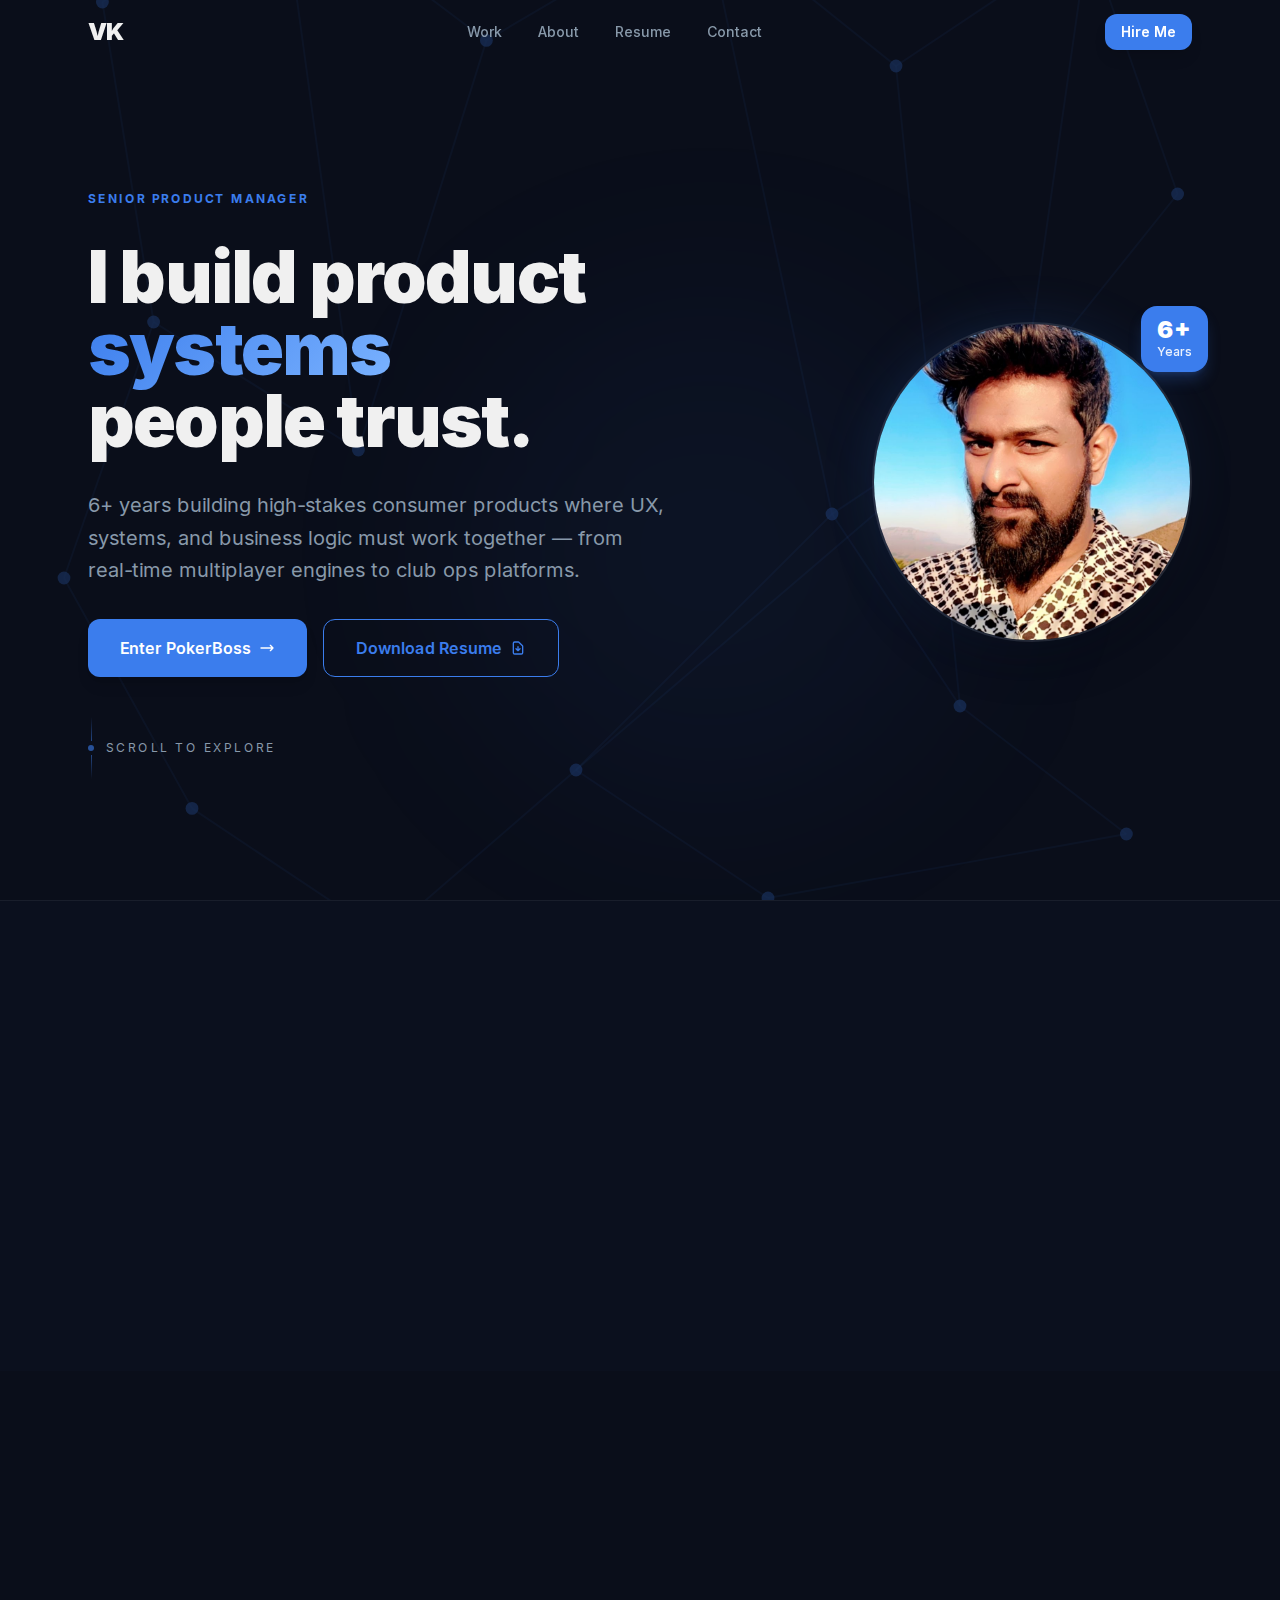
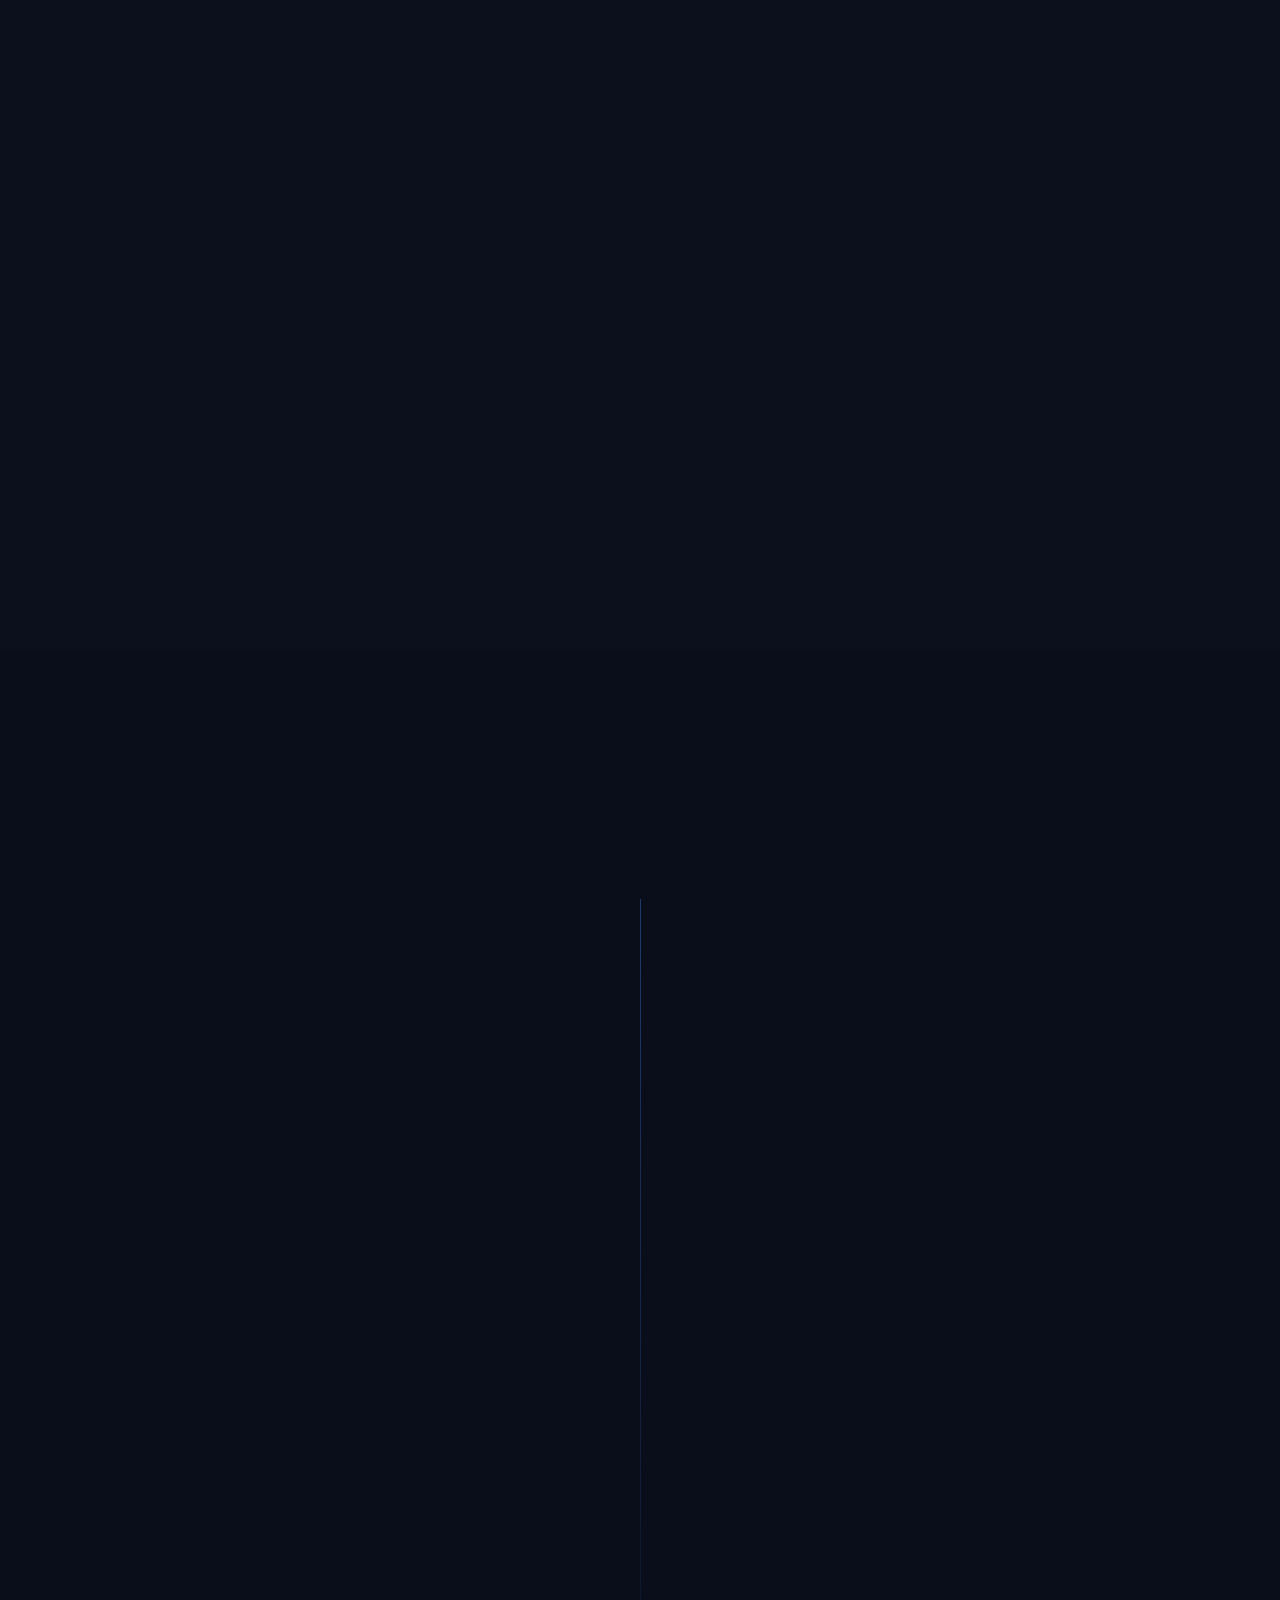
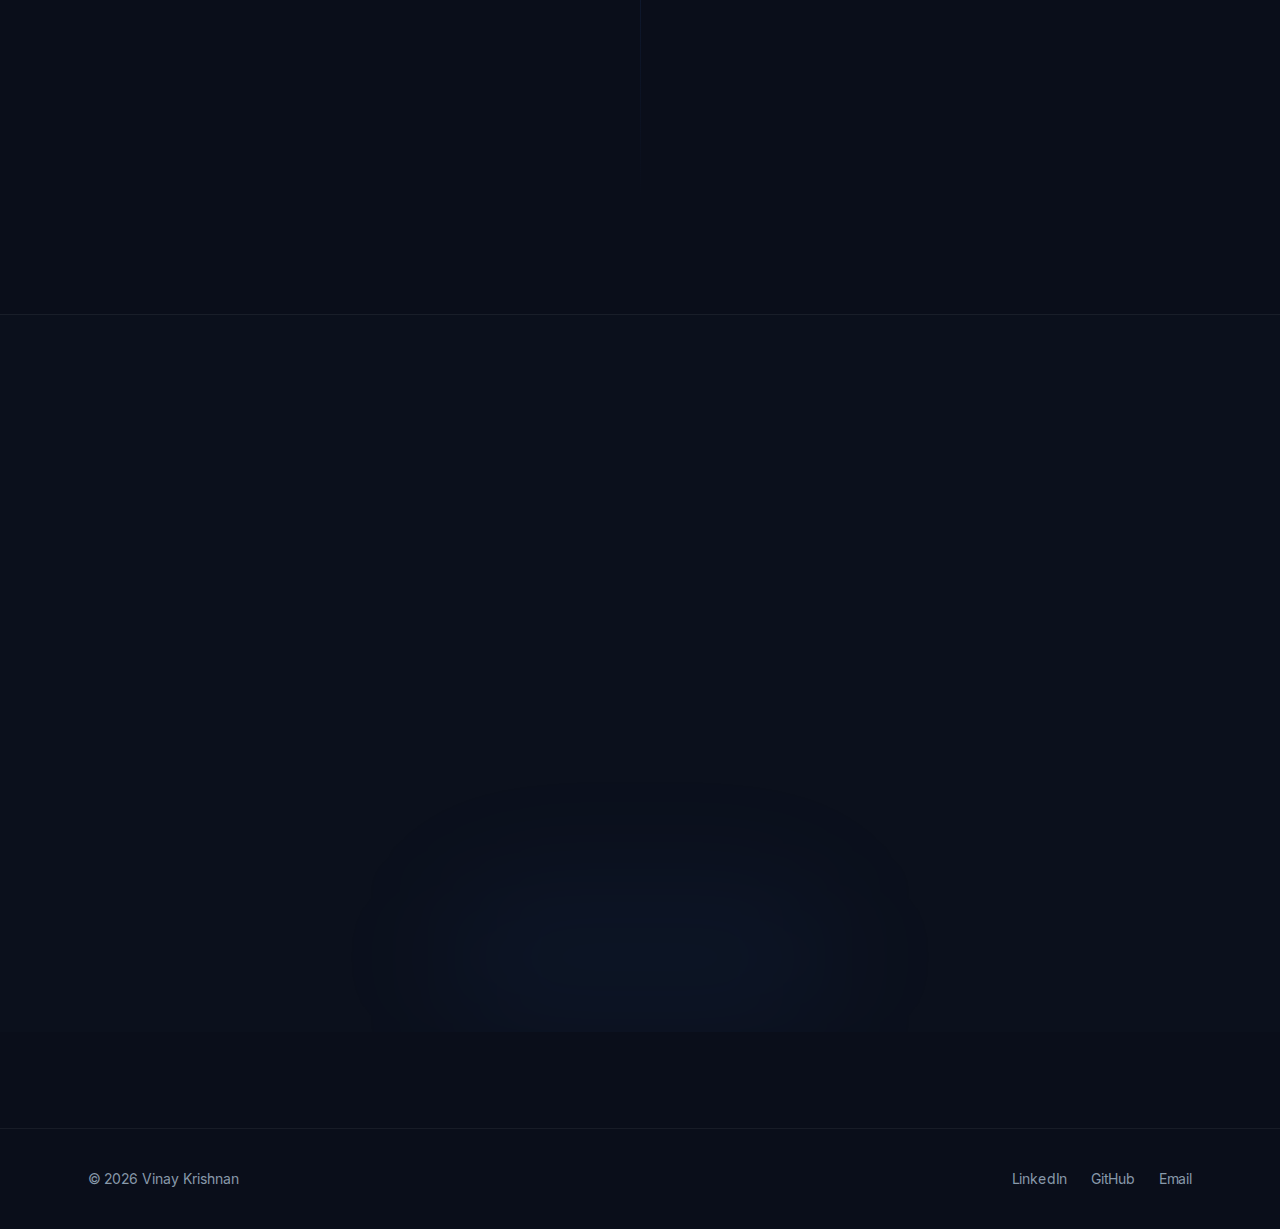
<file: index.html>
<!DOCTYPE html><html lang="en" class="__variable_f367f3"><head><meta charSet="utf-8"/><meta name="viewport" content="width=device-width, initial-scale=1"/><link rel="preload" href="/_next/static/media/e4af272ccee01ff0-s.p.woff2" as="font" crossorigin="" type="font/woff2"/><link rel="preload" as="image" href="/images/profile-photo.jpg" fetchPriority="high"/><link rel="stylesheet" href="/_next/static/css/4bd8a910149022f0.css" data-precedence="next"/><link rel="preload" as="script" fetchPriority="low" href="/_next/static/chunks/webpack-f7c9b11e1546b22e.js"/><script src="/_next/static/chunks/fd9d1056-1f1f859026f5f0fa.js" async=""></script><script src="/_next/static/chunks/117-a570ddc944f9fcc8.js" async=""></script><script src="/_next/static/chunks/main-app-91a181af7f953898.js" async=""></script><script src="/_next/static/chunks/972-79587ac3a2516e6a.js" async=""></script><script src="/_next/static/chunks/878-3e87ffd479735e4e.js" async=""></script><script src="/_next/static/chunks/560-7063bef09e4961b8.js" async=""></script><script src="/_next/static/chunks/app/page-5b438ecec96b099d.js" async=""></script><script src="/_next/static/chunks/app/layout-663412f02f25a1f0.js" async=""></script><link rel="preload" href="https://www.googletagmanager.com/gtag/js?id=G-YQW6YJVK67" as="script"/><title>Vinay Krishnan — Senior Product Manager</title><meta name="description" content="Senior Product Manager building product systems people trust — from real-time multiplayer engines to club ops platforms. 6+ years in gaming, streaming, and complex product domains."/><meta property="og:title" content="Vinay Krishnan — Senior Product Manager"/><meta property="og:description" content="Senior PM who builds product systems that people trust. PokerBoss, Loco Studio, Cricket.com."/><meta property="og:url" content="https://vinaykrishnan.in/"/><meta property="og:site_name" content="Vinay Krishnan"/><meta property="og:locale" content="en_IN"/><meta property="og:type" content="website"/><meta name="twitter:card" content="summary"/><meta name="twitter:title" content="Vinay Krishnan — Senior Product Manager"/><meta name="twitter:description" content="Senior PM who builds product systems that people trust. PokerBoss, Loco Studio, Cricket.com."/><meta name="next-size-adjust"/><script src="/_next/static/chunks/polyfills-42372ed130431b0a.js" noModule=""></script></head><body class="bg-bg-primary text-text-primary min-h-screen flex flex-col"><header class="fixed top-0 left-0 right-0 z-50 transition-all duration-300 bg-transparent"><div class="max-w-6xl mx-auto px-4 sm:px-6"><div class="flex items-center justify-between h-16"><a class="text-2xl font-black text-text-primary tracking-tight hover:text-accent-blue transition-colors" href="/">VK</a><nav class="hidden md:flex items-center gap-1"><a class="px-4 py-2 rounded-lg text-sm font-medium transition-all duration-200 text-text-secondary hover:text-text-primary hover:bg-white/5" href="/work/">Work</a><a class="px-4 py-2 rounded-lg text-sm font-medium transition-all duration-200 text-text-secondary hover:text-text-primary hover:bg-white/5" href="/about/">About</a><a class="px-4 py-2 rounded-lg text-sm font-medium transition-all duration-200 text-text-secondary hover:text-text-primary hover:bg-white/5" href="/resume/">Resume</a><a class="px-4 py-2 rounded-lg text-sm font-medium transition-all duration-200 text-text-secondary hover:text-text-primary hover:bg-white/5" href="/contact/">Contact</a></nav><div class="flex items-center gap-3"><a class="inline-flex items-center justify-center font-semibold rounded-xl transition-all duration-200 focus:outline-none focus:ring-2 focus:ring-accent-blue focus:ring-offset-2 focus:ring-offset-bg-primary bg-accent-blue text-white hover:bg-blue-500 shadow-lg hover:shadow-accent-blue/25 px-4 py-2 text-sm gap-1.5 hidden md:inline-flex" href="/contact/">Hire Me</a><button class="md:hidden p-2 rounded-lg text-text-secondary hover:text-text-primary hover:bg-white/5 transition-colors" aria-label="Toggle menu"><svg class="w-5 h-5" fill="none" viewBox="0 0 24 24" stroke="currentColor"><path stroke-linecap="round" stroke-linejoin="round" stroke-width="2" d="M4 6h16M4 12h16M4 18h16"></path></svg></button></div></div></div></header><main class="flex-1"><section class="jsx-e39a4db6d8fc28cf relative min-h-screen flex items-center overflow-hidden bg-bg-primary pt-16"><div aria-hidden="true" class="jsx-e39a4db6d8fc28cf absolute inset-0 pointer-events-none"><svg viewBox="0 0 100 100" preserveAspectRatio="xMidYMid slice" xmlns="http://www.w3.org/2000/svg" class="jsx-e39a4db6d8fc28cf w-full h-full opacity-30"><defs class="jsx-e39a4db6d8fc28cf"><radialGradient id="node-glow" cx="50%" cy="50%" r="50%" class="jsx-e39a4db6d8fc28cf"><stop offset="0%" stop-color="#3B7DED" stop-opacity="0.9" class="jsx-e39a4db6d8fc28cf"></stop><stop offset="100%" stop-color="#3B7DED" stop-opacity="0" class="jsx-e39a4db6d8fc28cf"></stop></radialGradient></defs><line x1="8%" y1="15%" x2="22%" y2="6%" stroke="rgba(59,125,237,0.18)" stroke-width="0.15" class="jsx-e39a4db6d8fc28cf"></line><line x1="22%" y1="6%" x2="38%" y2="18%" stroke="rgba(59,125,237,0.18)" stroke-width="0.15" class="jsx-e39a4db6d8fc28cf"></line><line x1="38%" y1="18%" x2="55%" y2="8%" stroke="rgba(59,125,237,0.18)" stroke-width="0.15" class="jsx-e39a4db6d8fc28cf"></line><line x1="55%" y1="8%" x2="70%" y2="20%" stroke="rgba(59,125,237,0.18)" stroke-width="0.15" class="jsx-e39a4db6d8fc28cf"></line><line x1="70%" y1="20%" x2="85%" y2="10%" stroke="rgba(59,125,237,0.18)" stroke-width="0.15" class="jsx-e39a4db6d8fc28cf"></line><line x1="85%" y1="10%" x2="92%" y2="30%" stroke="rgba(59,125,237,0.18)" stroke-width="0.15" class="jsx-e39a4db6d8fc28cf"></line><line x1="92%" y1="30%" x2="80%" y2="45%" stroke="rgba(59,125,237,0.18)" stroke-width="0.15" class="jsx-e39a4db6d8fc28cf"></line><line x1="80%" y1="45%" x2="65%" y2="55%" stroke="rgba(59,125,237,0.18)" stroke-width="0.15" class="jsx-e39a4db6d8fc28cf"></line><line x1="65%" y1="55%" x2="75%" y2="70%" stroke="rgba(59,125,237,0.18)" stroke-width="0.15" class="jsx-e39a4db6d8fc28cf"></line><line x1="75%" y1="70%" x2="88%" y2="80%" stroke="rgba(59,125,237,0.18)" stroke-width="0.15" class="jsx-e39a4db6d8fc28cf"></line><line x1="88%" y1="80%" x2="60%" y2="85%" stroke="rgba(59,125,237,0.18)" stroke-width="0.15" class="jsx-e39a4db6d8fc28cf"></line><line x1="60%" y1="85%" x2="45%" y2="75%" stroke="rgba(59,125,237,0.18)" stroke-width="0.15" class="jsx-e39a4db6d8fc28cf"></line><line x1="45%" y1="75%" x2="30%" y2="88%" stroke="rgba(59,125,237,0.18)" stroke-width="0.15" class="jsx-e39a4db6d8fc28cf"></line><line x1="30%" y1="88%" x2="15%" y2="78%" stroke="rgba(59,125,237,0.18)" stroke-width="0.15" class="jsx-e39a4db6d8fc28cf"></line><line x1="15%" y1="78%" x2="5%" y2="60%" stroke="rgba(59,125,237,0.18)" stroke-width="0.15" class="jsx-e39a4db6d8fc28cf"></line><line x1="5%" y1="60%" x2="12%" y2="40%" stroke="rgba(59,125,237,0.18)" stroke-width="0.15" class="jsx-e39a4db6d8fc28cf"></line><line x1="12%" y1="40%" x2="28%" y2="50%" stroke="rgba(59,125,237,0.18)" stroke-width="0.15" class="jsx-e39a4db6d8fc28cf"></line><line x1="28%" y1="50%" x2="38%" y2="18%" stroke="rgba(59,125,237,0.18)" stroke-width="0.15" class="jsx-e39a4db6d8fc28cf"></line><line x1="8%" y1="15%" x2="12%" y2="40%" stroke="rgba(59,125,237,0.18)" stroke-width="0.15" class="jsx-e39a4db6d8fc28cf"></line><line x1="55%" y1="8%" x2="65%" y2="55%" stroke="rgba(59,125,237,0.18)" stroke-width="0.15" class="jsx-e39a4db6d8fc28cf"></line><line x1="70%" y1="20%" x2="75%" y2="70%" stroke="rgba(59,125,237,0.18)" stroke-width="0.15" class="jsx-e39a4db6d8fc28cf"></line><line x1="80%" y1="45%" x2="45%" y2="75%" stroke="rgba(59,125,237,0.18)" stroke-width="0.15" class="jsx-e39a4db6d8fc28cf"></line><line x1="22%" y1="6%" x2="28%" y2="50%" stroke="rgba(59,125,237,0.18)" stroke-width="0.15" class="jsx-e39a4db6d8fc28cf"></line><line x1="85%" y1="10%" x2="80%" y2="45%" stroke="rgba(59,125,237,0.18)" stroke-width="0.15" class="jsx-e39a4db6d8fc28cf"></line><line x1="65%" y1="55%" x2="45%" y2="75%" stroke="rgba(59,125,237,0.18)" stroke-width="0.15" class="jsx-e39a4db6d8fc28cf"></line><circle cx="8%" cy="15%" r="0.5" fill="#3B7DED" opacity="0.7" style="animation:pulse-node 2.5s ease-in-out 0s infinite alternate" class="jsx-e39a4db6d8fc28cf"></circle><circle cx="22%" cy="6%" r="0.5" fill="#3B7DED" opacity="0.7" style="animation:pulse-node 3s ease-in-out 0.18s infinite alternate" class="jsx-e39a4db6d8fc28cf"></circle><circle cx="38%" cy="18%" r="0.5" fill="#3B7DED" opacity="0.7" style="animation:pulse-node 3.5s ease-in-out 0.36s infinite alternate" class="jsx-e39a4db6d8fc28cf"></circle><circle cx="55%" cy="8%" r="0.5" fill="#3B7DED" opacity="0.7" style="animation:pulse-node 4s ease-in-out 0.54s infinite alternate" class="jsx-e39a4db6d8fc28cf"></circle><circle cx="70%" cy="20%" r="0.5" fill="#3B7DED" opacity="0.7" style="animation:pulse-node 2.5s ease-in-out 0.72s infinite alternate" class="jsx-e39a4db6d8fc28cf"></circle><circle cx="85%" cy="10%" r="0.5" fill="#3B7DED" opacity="0.7" style="animation:pulse-node 3s ease-in-out 0.8999999999999999s infinite alternate" class="jsx-e39a4db6d8fc28cf"></circle><circle cx="92%" cy="30%" r="0.5" fill="#3B7DED" opacity="0.7" style="animation:pulse-node 3.5s ease-in-out 1.08s infinite alternate" class="jsx-e39a4db6d8fc28cf"></circle><circle cx="80%" cy="45%" r="0.5" fill="#3B7DED" opacity="0.7" style="animation:pulse-node 4s ease-in-out 1.26s infinite alternate" class="jsx-e39a4db6d8fc28cf"></circle><circle cx="65%" cy="55%" r="0.5" fill="#3B7DED" opacity="0.7" style="animation:pulse-node 2.5s ease-in-out 1.44s infinite alternate" class="jsx-e39a4db6d8fc28cf"></circle><circle cx="75%" cy="70%" r="0.5" fill="#3B7DED" opacity="0.7" style="animation:pulse-node 3s ease-in-out 1.6199999999999999s infinite alternate" class="jsx-e39a4db6d8fc28cf"></circle><circle cx="88%" cy="80%" r="0.5" fill="#3B7DED" opacity="0.7" style="animation:pulse-node 3.5s ease-in-out 1.7999999999999998s infinite alternate" class="jsx-e39a4db6d8fc28cf"></circle><circle cx="60%" cy="85%" r="0.5" fill="#3B7DED" opacity="0.7" style="animation:pulse-node 4s ease-in-out 1.98s infinite alternate" class="jsx-e39a4db6d8fc28cf"></circle><circle cx="45%" cy="75%" r="0.5" fill="#3B7DED" opacity="0.7" style="animation:pulse-node 2.5s ease-in-out 0.16000000000000014s infinite alternate" class="jsx-e39a4db6d8fc28cf"></circle><circle cx="30%" cy="88%" r="0.5" fill="#3B7DED" opacity="0.7" style="animation:pulse-node 3s ease-in-out 0.33999999999999986s infinite alternate" class="jsx-e39a4db6d8fc28cf"></circle><circle cx="15%" cy="78%" r="0.5" fill="#3B7DED" opacity="0.7" style="animation:pulse-node 3.5s ease-in-out 0.52s infinite alternate" class="jsx-e39a4db6d8fc28cf"></circle><circle cx="5%" cy="60%" r="0.5" fill="#3B7DED" opacity="0.7" style="animation:pulse-node 4s ease-in-out 0.6999999999999997s infinite alternate" class="jsx-e39a4db6d8fc28cf"></circle><circle cx="12%" cy="40%" r="0.5" fill="#3B7DED" opacity="0.7" style="animation:pulse-node 2.5s ease-in-out 0.8799999999999999s infinite alternate" class="jsx-e39a4db6d8fc28cf"></circle><circle cx="28%" cy="50%" r="0.5" fill="#3B7DED" opacity="0.7" style="animation:pulse-node 3s ease-in-out 1.06s infinite alternate" class="jsx-e39a4db6d8fc28cf"></circle></svg><div class="jsx-e39a4db6d8fc28cf absolute top-1/3 right-1/4 w-[500px] h-[500px] bg-accent-blue/5 rounded-full blur-[100px]"></div><div class="jsx-e39a4db6d8fc28cf absolute bottom-1/4 left-1/3 w-[300px] h-[300px] bg-accent-blue/4 rounded-full blur-[80px]"></div></div><div class="jsx-e39a4db6d8fc28cf relative max-w-6xl mx-auto px-4 sm:px-6 w-full py-20"><div class="jsx-e39a4db6d8fc28cf flex flex-col lg:flex-row items-center gap-16"><div class="jsx-e39a4db6d8fc28cf flex-1 space-y-8"><div style="opacity:0;transform:translateY(16px)"><span class="jsx-e39a4db6d8fc28cf section-header tracking-widest">Senior Product Manager</span></div><div style="opacity:0;transform:translateY(24px)"><h1 class="jsx-e39a4db6d8fc28cf text-5xl md:text-6xl lg:text-7xl font-black text-text-primary tracking-tight leading-[1.05]">I build product<!-- --> <span class="jsx-e39a4db6d8fc28cf gradient-text">systems</span><br class="jsx-e39a4db6d8fc28cf"/>people trust.</h1></div><p class="text-xl text-text-secondary leading-relaxed max-w-xl" style="opacity:0;transform:translateY(20px)">6+ years building high-stakes consumer products where UX, systems, and business logic must work together — from real-time multiplayer engines to club ops platforms.</p><div class="flex flex-wrap gap-4" style="opacity:0;transform:translateY(16px)"><a class="inline-flex items-center justify-center font-semibold rounded-xl transition-all duration-200 focus:outline-none focus:ring-2 focus:ring-accent-blue focus:ring-offset-2 focus:ring-offset-bg-primary bg-accent-blue text-white hover:bg-blue-500 shadow-lg hover:shadow-accent-blue/25 px-8 py-4 text-base gap-2 " href="/work/">Enter PokerBoss<svg fill="none" viewBox="0 0 24 24" stroke="currentColor" class="jsx-e39a4db6d8fc28cf w-4 h-4"><path stroke-linecap="round" stroke-linejoin="round" stroke-width="2" d="M17 8l4 4m0 0l-4 4m4-4H3" class="jsx-e39a4db6d8fc28cf"></path></svg></a><a href="/Vinay_Krishnan_Resume.pdf" target="_blank" rel="noopener noreferrer" download="Vinay_Krishnan_Resume.pdf" class="inline-flex items-center justify-center font-semibold rounded-xl transition-all duration-200 focus:outline-none focus:ring-2 focus:ring-accent-blue focus:ring-offset-2 focus:ring-offset-bg-primary border border-accent-blue text-accent-blue hover:bg-accent-blue hover:text-white px-8 py-4 text-base gap-2 ">Download Resume<svg fill="none" viewBox="0 0 24 24" stroke="currentColor" class="jsx-e39a4db6d8fc28cf w-4 h-4"><path stroke-linecap="round" stroke-linejoin="round" stroke-width="2" d="M12 10v6m0 0l-3-3m3 3l3-3m2 8H7a2 2 0 01-2-2V5a2 2 0 012-2h5.586a1 1 0 01.707.293l5.414 5.414a1 1 0 01.293.707V19a2 2 0 01-2 2z" class="jsx-e39a4db6d8fc28cf"></path></svg></a></div><div class="flex items-center gap-3 pt-2" style="opacity:0"><div class="jsx-e39a4db6d8fc28cf flex flex-col items-center gap-1"><div class="jsx-e39a4db6d8fc28cf w-px h-6 bg-gradient-to-b from-transparent to-accent-blue/50"></div><div style="animation:bounce 2s ease-in-out infinite" class="jsx-e39a4db6d8fc28cf w-1.5 h-1.5 rounded-full bg-accent-blue/60"></div><div class="jsx-e39a4db6d8fc28cf w-px h-6 bg-gradient-to-b from-accent-blue/50 to-transparent"></div></div><span class="jsx-e39a4db6d8fc28cf text-text-secondary text-xs tracking-widest uppercase">Scroll to explore</span></div></div><div class="relative flex-shrink-0" style="opacity:0;transform:translateY(20px) scale(0.92)"><div class="jsx-e39a4db6d8fc28cf absolute -top-4 -right-4 z-10 bg-accent-blue text-white rounded-2xl px-4 py-3 shadow-lg shadow-accent-blue/25"><div class="jsx-e39a4db6d8fc28cf text-2xl font-black leading-none">6+</div><div class="jsx-e39a4db6d8fc28cf text-xs font-medium mt-0.5 opacity-90">Years</div></div><div class="jsx-e39a4db6d8fc28cf relative w-72 h-72 md:w-80 md:h-80"><div class="jsx-e39a4db6d8fc28cf absolute inset-0 rounded-full bg-gradient-to-br from-accent-blue/20 to-transparent blur-xl"></div><div class="jsx-e39a4db6d8fc28cf relative w-full h-full rounded-full overflow-hidden border-2 border-white/10 shadow-2xl"><img alt="Vinay Krishnan — Senior Product Manager" fetchPriority="high" decoding="async" data-nimg="fill" class="object-cover" style="position:absolute;height:100%;width:100%;left:0;top:0;right:0;bottom:0;color:transparent" src="/images/profile-photo.jpg"/></div></div></div></div></div></section><section class="py-24 border-t border-white/[0.06] bg-bg-secondary/30"><div class="max-w-6xl mx-auto px-4 sm:px-6"><p class="section-header text-center mb-16" style="opacity:0;transform:translateY(12px)">Evidence</p><div class="grid grid-cols-1 sm:grid-cols-2 lg:grid-cols-4 gap-6"><div class="relative group p-7 rounded-2xl bg-white/[0.03] border border-white/[0.06] hover:border-accent-blue/25 hover:bg-white/[0.05] transition-all duration-300" style="opacity:0;transform:translateY(32px)"><div class="absolute top-0 left-6 right-6 h-px bg-gradient-to-r from-transparent via-accent-blue/30 to-transparent"></div><div class="text-4xl font-black text-text-primary mb-3 tracking-tight">6+</div><div class="text-sm font-semibold text-text-primary mb-2 leading-snug">Years of product experience</div><div class="text-xs text-text-secondary leading-relaxed">Across gaming, streaming, sports &amp; creator economy</div></div><div class="relative group p-7 rounded-2xl bg-white/[0.03] border border-white/[0.06] hover:border-accent-blue/25 hover:bg-white/[0.05] transition-all duration-300" style="opacity:0;transform:translateY(32px)"><div class="absolute top-0 left-6 right-6 h-px bg-gradient-to-r from-transparent via-accent-blue/30 to-transparent"></div><div class="text-4xl font-black text-text-primary mb-3 tracking-tight">0→1</div><div class="text-sm font-semibold text-text-primary mb-2 leading-snug">Built PokerBoss from scratch</div><div class="text-xs text-text-secondary leading-relaxed">From whiteboard concept to shipped multiplayer product</div></div><div class="relative group p-7 rounded-2xl bg-white/[0.03] border border-white/[0.06] hover:border-accent-blue/25 hover:bg-white/[0.05] transition-all duration-300" style="opacity:0;transform:translateY(32px)"><div class="absolute top-0 left-6 right-6 h-px bg-gradient-to-r from-transparent via-accent-blue/30 to-transparent"></div><div class="text-4xl font-black text-text-primary mb-3 tracking-tight">3+</div><div class="text-sm font-semibold text-text-primary mb-2 leading-snug">Major products shipped</div><div class="text-xs text-text-secondary leading-relaxed">PokerBoss, Loco Studio, Cricket.com RMG</div></div><div class="relative group p-7 rounded-2xl bg-white/[0.03] border border-white/[0.06] hover:border-accent-blue/25 hover:bg-white/[0.05] transition-all duration-300" style="opacity:0;transform:translateY(32px)"><div class="absolute top-0 left-6 right-6 h-px bg-gradient-to-r from-transparent via-accent-blue/30 to-transparent"></div><div class="text-4xl font-black text-text-primary mb-3 tracking-tight">4</div><div class="text-sm font-semibold text-text-primary mb-2 leading-snug">Domains mastered</div><div class="text-xs text-text-secondary leading-relaxed">Gaming · Streaming · Sports · Creator tools</div></div></div></div></section><section class="py-28 max-w-6xl mx-auto px-4 sm:px-6"><div class="mb-16 max-w-xl" style="opacity:0;transform:translateY(16px)"><p class="section-header mb-4">How I Build</p><h2 class="text-3xl md:text-4xl font-black text-text-primary leading-tight">Four things I bring to every product.</h2></div><div class="grid grid-cols-1 md:grid-cols-2 gap-5"><div class="group relative p-7 rounded-2xl bg-white/[0.03] border border-white/[0.06] hover:border-accent-blue/25 hover:bg-white/[0.05] transition-all duration-300 card-glow" style="opacity:0;transform:translateY(28px)"><div class="absolute top-6 right-6 text-[11px] font-bold text-text-secondary/40 tracking-widest">0<!-- -->1</div><div class="flex items-start gap-4"><div class="flex-shrink-0 w-10 h-10 rounded-xl bg-accent-blue/10 border border-accent-blue/20 flex items-center justify-center text-accent-blue"><svg class="w-6 h-6" fill="none" viewBox="0 0 24 24" stroke="currentColor" stroke-width="1.5"><path stroke-linecap="round" stroke-linejoin="round" d="M9 12h3.75M9 15h3.75M9 18h3.75m3 .75H18a2.25 2.25 0 002.25-2.25V6.108c0-1.135-.845-2.098-1.976-2.192a48.424 48.424 0 00-1.123-.08m-5.801 0c-.065.21-.1.433-.1.664 0 .414.336.75.75.75h4.5a.75.75 0 00.75-.75 2.25 2.25 0 00-.1-.664m-5.8 0A2.251 2.251 0 0113.5 2.25H15c1.012 0 1.867.668 2.15 1.586m-5.8 0c-.376.023-.75.05-1.124.08C9.095 4.01 8.25 4.973 8.25 6.108V8.25m0 0H4.875c-.621 0-1.125.504-1.125 1.125v11.25c0 .621.504 1.125 1.125 1.125h9.75c.621 0 1.125-.504 1.125-1.125V9.375c0-.621-.504-1.125-1.125-1.125H8.25zM6.75 12h.008v.008H6.75V12zm0 3h.008v.008H6.75V15zm0 3h.008v.008H6.75V18z"></path></svg></div><div class="space-y-2"><h3 class="text-base font-bold text-text-primary">Product Foundations</h3><p class="text-text-secondary text-sm leading-relaxed">I start with the problem, not the feature. Clear PRDs, real user stories, and a ruthless prioritization framework before a single ticket moves.</p></div></div></div><div class="group relative p-7 rounded-2xl bg-white/[0.03] border border-white/[0.06] hover:border-accent-blue/25 hover:bg-white/[0.05] transition-all duration-300 card-glow" style="opacity:0;transform:translateY(28px)"><div class="absolute top-6 right-6 text-[11px] font-bold text-text-secondary/40 tracking-widest">0<!-- -->2</div><div class="flex items-start gap-4"><div class="flex-shrink-0 w-10 h-10 rounded-xl bg-accent-blue/10 border border-accent-blue/20 flex items-center justify-center text-accent-blue"><svg class="w-6 h-6" fill="none" viewBox="0 0 24 24" stroke="currentColor" stroke-width="1.5"><path stroke-linecap="round" stroke-linejoin="round" d="M12 6v12m-3-2.818l.879.659c1.171.879 3.07.879 4.242 0 1.172-.879 1.172-2.303 0-3.182C13.536 12.219 12.768 12 12 12c-.725 0-1.45-.22-2.003-.659-1.106-.879-1.106-2.303 0-3.182s2.9-.879 4.006 0l.415.33M21 12a9 9 0 11-18 0 9 9 0 0118 0z"></path></svg></div><div class="space-y-2"><h3 class="text-base font-bold text-text-primary">Monetization Systems</h3><p class="text-text-secondary text-sm leading-relaxed">Revenue is a product problem. I design chip economies, pricing flows, and conversion funnels with the same rigor as the core UX.</p></div></div></div><div class="group relative p-7 rounded-2xl bg-white/[0.03] border border-white/[0.06] hover:border-accent-blue/25 hover:bg-white/[0.05] transition-all duration-300 card-glow" style="opacity:0;transform:translateY(28px)"><div class="absolute top-6 right-6 text-[11px] font-bold text-text-secondary/40 tracking-widest">0<!-- -->3</div><div class="flex items-start gap-4"><div class="flex-shrink-0 w-10 h-10 rounded-xl bg-accent-blue/10 border border-accent-blue/20 flex items-center justify-center text-accent-blue"><svg class="w-6 h-6" fill="none" viewBox="0 0 24 24" stroke="currentColor" stroke-width="1.5"><path stroke-linecap="round" stroke-linejoin="round" d="M2.25 21h19.5m-18-18v18m10.5-18v18m6-13.5V21M6.75 6.75h.75m-.75 3h.75m-.75 3h.75m3-6h.75m-.75 3h.75m-.75 3h.75M6.75 21v-3.375c0-.621.504-1.125 1.125-1.125h2.25c.621 0 1.125.504 1.125 1.125V21M3 3h12m-.75 4.5H21m-3.75 3.75h.008v.008h-.008v-.008zm0 3h.008v.008h-.008v-.008zm0 3h.008v.008h-.008v-.008z"></path></svg></div><div class="space-y-2"><h3 class="text-base font-bold text-text-primary">Platform &amp; Operations Thinking</h3><p class="text-text-secondary text-sm leading-relaxed">Complex products need ops. I build the back-office, the club management tools, and the compliance layer — not just the consumer app.</p></div></div></div><div class="group relative p-7 rounded-2xl bg-white/[0.03] border border-white/[0.06] hover:border-accent-blue/25 hover:bg-white/[0.05] transition-all duration-300 card-glow" style="opacity:0;transform:translateY(28px)"><div class="absolute top-6 right-6 text-[11px] font-bold text-text-secondary/40 tracking-widest">0<!-- -->4</div><div class="flex items-start gap-4"><div class="flex-shrink-0 w-10 h-10 rounded-xl bg-accent-blue/10 border border-accent-blue/20 flex items-center justify-center text-accent-blue"><svg class="w-6 h-6" fill="none" viewBox="0 0 24 24" stroke="currentColor" stroke-width="1.5"><path stroke-linecap="round" stroke-linejoin="round" d="M18 18.72a9.094 9.094 0 003.741-.479 3 3 0 00-4.682-2.72m.94 3.198l.001.031c0 .225-.012.447-.037.666A11.944 11.944 0 0112 21c-2.17 0-4.207-.576-5.963-1.584A6.062 6.062 0 016 18.719m12 0a5.971 5.971 0 00-.941-3.197m0 0A5.995 5.995 0 0012 12.75a5.995 5.995 0 00-5.058 2.772m0 0a3 3 0 00-4.681 2.72 8.986 8.986 0 003.74.477m.94-3.197a5.971 5.971 0 00-.94 3.197M15 6.75a3 3 0 11-6 0 3 3 0 016 0zm6 3a2.25 2.25 0 11-4.5 0 2.25 2.25 0 014.5 0zm-13.5 0a2.25 2.25 0 11-4.5 0 2.25 2.25 0 014.5 0z"></path></svg></div><div class="space-y-2"><h3 class="text-base font-bold text-text-primary">Cross-functional Execution</h3><p class="text-text-secondary text-sm leading-relaxed">Shipping is a team sport. I run sprints, align stakeholders, and keep 10-person pods moving without losing velocity.</p></div></div></div></div><p class="mt-8 text-xs text-text-secondary/60 text-center tracking-wide" style="opacity:0">Tools: Figma · SQL · Mixpanel · JIRA · Unity collab · React/Next.js</p></section><section id="pokerboss" class="relative bg-bg-secondary/20 border-y border-white/[0.06] overflow-hidden"><div class="max-w-6xl mx-auto px-4 sm:px-6 pt-16"><div class="flex items-center gap-4 mb-2" style="opacity:0;transform:translateY(16px)"><div class="h-px flex-1 bg-gradient-to-r from-accent-blue/40 to-transparent"></div><p class="section-header">Featured Case Study</p><div class="h-px flex-1 bg-gradient-to-l from-accent-blue/40 to-transparent"></div></div><h2 class="text-5xl md:text-6xl font-black text-text-primary text-center pb-2" style="opacity:0;transform:translateY(20px)">PokerBoss</h2><p class="text-text-secondary text-center text-sm tracking-widest uppercase mt-2" style="opacity:0">A five-chapter story</p></div><div class="max-w-6xl mx-auto px-4 sm:px-6"><div class="h-px bg-white/[0.04] mt-12"></div></div><div class="py-20 px-4 sm:px-6 max-w-3xl mx-auto text-center"><p class="section-header mb-6" style="opacity:0;transform:translateY(12px)">Chapter A — The Opportunity</p><h3 class="text-4xl md:text-5xl font-black text-text-primary mb-6 leading-tight" style="opacity:0;transform:translateY(20px)">Not just another app.</h3><p class="text-text-secondary text-lg leading-relaxed" style="opacity:0;transform:translateY(16px)">PokerBoss was a high-complexity multiplayer ecosystem — requiring product thinking across gameplay, economy, operations, trust, and control. A club-based poker platform that needed to feel like a polished consumer product and run like enterprise software simultaneously.</p></div><div class="max-w-6xl mx-auto px-4 sm:px-6"><div class="h-px bg-white/[0.04]"></div></div><div class="py-20 px-4 sm:px-6 max-w-4xl mx-auto"><p class="section-header mb-6 text-center" style="opacity:0;transform:translateY(12px)">Chapter B — The Challenge</p><h3 class="text-4xl md:text-5xl font-black text-text-primary mb-12 text-center leading-tight" style="opacity:0;transform:translateY(20px)">The real complexity.</h3><div class="grid grid-cols-2 md:grid-cols-3 gap-4"><div class="flex flex-col items-center gap-3 p-6 rounded-2xl bg-white/[0.04] border border-white/[0.06] hover:border-accent-blue/25 transition-all duration-300" style="opacity:0;transform:translateY(16px) scale(0.93)"><span class="text-3xl">🃏</span><span class="text-sm font-semibold text-text-primary text-center">Player Experience</span></div><div class="flex flex-col items-center gap-3 p-6 rounded-2xl bg-white/[0.04] border border-white/[0.06] hover:border-accent-blue/25 transition-all duration-300" style="opacity:0;transform:translateY(16px) scale(0.93)"><span class="text-3xl">💰</span><span class="text-sm font-semibold text-text-primary text-center">Chip / Economy Logic</span></div><div class="flex flex-col items-center gap-3 p-6 rounded-2xl bg-white/[0.04] border border-white/[0.06] hover:border-accent-blue/25 transition-all duration-300" style="opacity:0;transform:translateY(16px) scale(0.93)"><span class="text-3xl">⚡</span><span class="text-sm font-semibold text-text-primary text-center">Real-time Multiplayer</span></div><div class="flex flex-col items-center gap-3 p-6 rounded-2xl bg-white/[0.04] border border-white/[0.06] hover:border-accent-blue/25 transition-all duration-300" style="opacity:0;transform:translateY(16px) scale(0.93)"><span class="text-3xl">🏢</span><span class="text-sm font-semibold text-text-primary text-center">Back-office Tooling</span></div><div class="flex flex-col items-center gap-3 p-6 rounded-2xl bg-white/[0.04] border border-white/[0.06] hover:border-accent-blue/25 transition-all duration-300" style="opacity:0;transform:translateY(16px) scale(0.93)"><span class="text-3xl">🎲</span><span class="text-sm font-semibold text-text-primary text-center">Club &amp; Agent Ops</span></div><div class="flex flex-col items-center gap-3 p-6 rounded-2xl bg-white/[0.04] border border-white/[0.06] hover:border-accent-blue/25 transition-all duration-300" style="opacity:0;transform:translateY(16px) scale(0.93)"><span class="text-3xl">🔒</span><span class="text-sm font-semibold text-text-primary text-center">Compliance &amp; Trust</span></div></div></div><div class="max-w-6xl mx-auto px-4 sm:px-6"><div class="h-px bg-white/[0.04]"></div></div><div class="py-20 px-4 sm:px-6 max-w-4xl mx-auto"><p class="section-header mb-6 text-center" style="opacity:0;transform:translateY(12px)">Chapter C — The System</p><h3 class="text-4xl md:text-5xl font-black text-text-primary mb-12 text-center leading-tight" style="opacity:0;transform:translateY(20px)">6 product layers.<!-- --> <span class="gradient-text">One coherent system.</span></h3><div class="relative space-y-3"><div class="relative flex items-center gap-5 p-4 rounded-xl bg-white/[0.03] border border-white/[0.06] hover:border-accent-blue/25 hover:bg-white/[0.05] transition-all duration-300 group" style="opacity:0;transform:translateX(-24px)"><div class="flex-shrink-0 w-8 h-8 rounded-lg bg-accent-blue/10 border border-accent-blue/20 flex items-center justify-center text-accent-blue text-xs font-bold">1</div><div class="flex-1 min-w-0"><div class="font-bold text-text-primary text-sm">Player App</div><div class="text-text-secondary text-xs mt-0.5">Mobile-first multiplayer poker client</div></div><div class="flex-shrink-0 relative w-14 h-10 rounded-lg overflow-hidden border border-white/10 opacity-70 group-hover:opacity-100 transition-opacity"><img alt="Player App" loading="lazy" decoding="async" data-nimg="fill" class="object-cover" style="position:absolute;height:100%;width:100%;left:0;top:0;right:0;bottom:0;color:transparent" src="/images/pokerboss/IMG_8203.PNG"/></div><div class="absolute -bottom-3 left-8 w-px h-3 bg-gradient-to-b from-accent-blue/30 to-transparent"></div></div><div class="relative flex items-center gap-5 p-4 rounded-xl bg-white/[0.03] border border-white/[0.06] hover:border-accent-blue/25 hover:bg-white/[0.05] transition-all duration-300 group" style="opacity:0;transform:translateX(-24px)"><div class="flex-shrink-0 w-8 h-8 rounded-lg bg-accent-blue/10 border border-accent-blue/20 flex items-center justify-center text-accent-blue text-xs font-bold">2</div><div class="flex-1 min-w-0"><div class="font-bold text-text-primary text-sm">Chip Economy</div><div class="text-text-secondary text-xs mt-0.5">Virtual currency, buy-ins, agent flows</div></div><div class="flex-shrink-0 relative w-14 h-10 rounded-lg overflow-hidden border border-white/10 opacity-70 group-hover:opacity-100 transition-opacity"><img alt="Chip Economy" loading="lazy" decoding="async" data-nimg="fill" class="object-cover" style="position:absolute;height:100%;width:100%;left:0;top:0;right:0;bottom:0;color:transparent" src="/images/pokerboss/IMG_8215.PNG"/></div><div class="absolute -bottom-3 left-8 w-px h-3 bg-gradient-to-b from-accent-blue/30 to-transparent"></div></div><div class="relative flex items-center gap-5 p-4 rounded-xl bg-white/[0.03] border border-white/[0.06] hover:border-accent-blue/25 hover:bg-white/[0.05] transition-all duration-300 group" style="opacity:0;transform:translateX(-24px)"><div class="flex-shrink-0 w-8 h-8 rounded-lg bg-accent-blue/10 border border-accent-blue/20 flex items-center justify-center text-accent-blue text-xs font-bold">3</div><div class="flex-1 min-w-0"><div class="font-bold text-text-primary text-sm">Club Management</div><div class="text-text-secondary text-xs mt-0.5">Club creation, membership, permissions</div></div><div class="flex-shrink-0 relative w-14 h-10 rounded-lg overflow-hidden border border-white/10 opacity-70 group-hover:opacity-100 transition-opacity"><img alt="Club Management" loading="lazy" decoding="async" data-nimg="fill" class="object-cover" style="position:absolute;height:100%;width:100%;left:0;top:0;right:0;bottom:0;color:transparent" src="/images/pokerboss/IMG_8220.PNG"/></div><div class="absolute -bottom-3 left-8 w-px h-3 bg-gradient-to-b from-accent-blue/30 to-transparent"></div></div><div class="relative flex items-center gap-5 p-4 rounded-xl bg-white/[0.03] border border-white/[0.06] hover:border-accent-blue/25 hover:bg-white/[0.05] transition-all duration-300 group" style="opacity:0;transform:translateX(-24px)"><div class="flex-shrink-0 w-8 h-8 rounded-lg bg-accent-blue/10 border border-accent-blue/20 flex items-center justify-center text-accent-blue text-xs font-bold">4</div><div class="flex-1 min-w-0"><div class="font-bold text-text-primary text-sm">Admin / Back-office</div><div class="text-text-secondary text-xs mt-0.5">Operator dashboard, player management</div></div><div class="flex-shrink-0 relative w-14 h-10 rounded-lg overflow-hidden border border-white/10 opacity-70 group-hover:opacity-100 transition-opacity"><img alt="Admin / Back-office" loading="lazy" decoding="async" data-nimg="fill" class="object-cover" style="position:absolute;height:100%;width:100%;left:0;top:0;right:0;bottom:0;color:transparent" src="/images/pokerboss/IMG_8225.PNG"/></div><div class="absolute -bottom-3 left-8 w-px h-3 bg-gradient-to-b from-accent-blue/30 to-transparent"></div></div><div class="relative flex items-center gap-5 p-4 rounded-xl bg-white/[0.03] border border-white/[0.06] hover:border-accent-blue/25 hover:bg-white/[0.05] transition-all duration-300 group" style="opacity:0;transform:translateX(-24px)"><div class="flex-shrink-0 w-8 h-8 rounded-lg bg-accent-blue/10 border border-accent-blue/20 flex items-center justify-center text-accent-blue text-xs font-bold">5</div><div class="flex-1 min-w-0"><div class="font-bold text-text-primary text-sm">Compliance / Governance</div><div class="text-text-secondary text-xs mt-0.5">Audit trails, hand histories, trust</div></div><div class="flex-shrink-0 relative w-14 h-10 rounded-lg overflow-hidden border border-white/10 opacity-70 group-hover:opacity-100 transition-opacity"><img alt="Compliance / Governance" loading="lazy" decoding="async" data-nimg="fill" class="object-cover" style="position:absolute;height:100%;width:100%;left:0;top:0;right:0;bottom:0;color:transparent" src="/images/pokerboss/IMG_8230.PNG"/></div><div class="absolute -bottom-3 left-8 w-px h-3 bg-gradient-to-b from-accent-blue/30 to-transparent"></div></div><div class="relative flex items-center gap-5 p-4 rounded-xl bg-white/[0.03] border border-white/[0.06] hover:border-accent-blue/25 hover:bg-white/[0.05] transition-all duration-300 group" style="opacity:0;transform:translateX(-24px)"><div class="flex-shrink-0 w-8 h-8 rounded-lg bg-accent-blue/10 border border-accent-blue/20 flex items-center justify-center text-accent-blue text-xs font-bold">6</div><div class="flex-1 min-w-0"><div class="font-bold text-text-primary text-sm">Growth / Launch Systems</div><div class="text-text-secondary text-xs mt-0.5">Onboarding, referrals, GTM execution</div></div><div class="flex-shrink-0 relative w-14 h-10 rounded-lg overflow-hidden border border-white/10 opacity-70 group-hover:opacity-100 transition-opacity"><img alt="Growth / Launch Systems" loading="lazy" decoding="async" data-nimg="fill" class="object-cover" style="position:absolute;height:100%;width:100%;left:0;top:0;right:0;bottom:0;color:transparent" src="/images/pokerboss/IMG_8235.PNG"/></div></div></div></div><div class="max-w-6xl mx-auto px-4 sm:px-6"><div class="h-px bg-white/[0.04]"></div></div><div class="py-20 px-4 sm:px-6 max-w-3xl mx-auto"><p class="section-header mb-6 text-center" style="opacity:0;transform:translateY(12px)">Chapter D — My Role</p><h3 class="text-4xl md:text-5xl font-black text-text-primary mb-12 text-center leading-tight" style="opacity:0;transform:translateY(20px)">What I owned.</h3><div class="grid grid-cols-1 sm:grid-cols-2 gap-3"><div class="flex items-center gap-3 p-4 rounded-xl bg-white/[0.03] border border-white/[0.06]" style="opacity:0;transform:translateX(-16px)"><div class="w-1.5 h-1.5 rounded-full bg-accent-blue flex-shrink-0"></div><span class="text-text-primary text-sm font-medium">Product Vision &amp; Strategy</span></div><div class="flex items-center gap-3 p-4 rounded-xl bg-white/[0.03] border border-white/[0.06]" style="opacity:0;transform:translateX(16px)"><div class="w-1.5 h-1.5 rounded-full bg-accent-blue flex-shrink-0"></div><span class="text-text-primary text-sm font-medium">PRDs &amp; User Stories</span></div><div class="flex items-center gap-3 p-4 rounded-xl bg-white/[0.03] border border-white/[0.06]" style="opacity:0;transform:translateX(-16px)"><div class="w-1.5 h-1.5 rounded-full bg-accent-blue flex-shrink-0"></div><span class="text-text-primary text-sm font-medium">Prioritization &amp; Roadmap</span></div><div class="flex items-center gap-3 p-4 rounded-xl bg-white/[0.03] border border-white/[0.06]" style="opacity:0;transform:translateX(16px)"><div class="w-1.5 h-1.5 rounded-full bg-accent-blue flex-shrink-0"></div><span class="text-text-primary text-sm font-medium">Sprint Execution</span></div><div class="flex items-center gap-3 p-4 rounded-xl bg-white/[0.03] border border-white/[0.06]" style="opacity:0;transform:translateX(-16px)"><div class="w-1.5 h-1.5 rounded-full bg-accent-blue flex-shrink-0"></div><span class="text-text-primary text-sm font-medium">Cross-functional Alignment</span></div><div class="flex items-center gap-3 p-4 rounded-xl bg-white/[0.03] border border-white/[0.06]" style="opacity:0;transform:translateX(16px)"><div class="w-1.5 h-1.5 rounded-full bg-accent-blue flex-shrink-0"></div><span class="text-text-primary text-sm font-medium">Systems Thinking (App + Ops + Monetization)</span></div></div></div><div class="max-w-6xl mx-auto px-4 sm:px-6"><div class="h-px bg-white/[0.04]"></div></div><div class="py-20 px-4 sm:px-6 max-w-3xl mx-auto text-center"><p class="section-header mb-6" style="opacity:0;transform:translateY(12px)">Chapter E — The Outcome</p><h3 class="text-4xl md:text-5xl font-black text-text-primary mb-12 leading-tight" style="opacity:0;transform:translateY(20px)">What shipped.</h3><div class="space-y-4 mb-14"><div class="p-5 rounded-2xl bg-white/[0.04] border border-white/[0.06] text-text-primary text-base font-medium leading-relaxed" style="opacity:0;transform:translateY(20px)"><span class="text-accent-blue mr-2">→</span>A fully playable multiplayer poker client — real-time, stable, club-integrated</div><div class="p-5 rounded-2xl bg-white/[0.04] border border-white/[0.06] text-text-primary text-base font-medium leading-relaxed" style="opacity:0;transform:translateY(20px)"><span class="text-accent-blue mr-2">→</span>A chip economy and agent management system built for scale</div><div class="p-5 rounded-2xl bg-white/[0.04] border border-white/[0.06] text-text-primary text-base font-medium leading-relaxed" style="opacity:0;transform:translateY(20px)"><span class="text-accent-blue mr-2">→</span>Back-office and compliance tooling enabling safe, auditable club operations</div><div class="p-5 rounded-2xl bg-white/[0.04] border border-white/[0.06] text-text-primary text-base font-medium leading-relaxed" style="opacity:0;transform:translateY(20px)"><span class="text-accent-blue mr-2">→</span>Complete 0→1 delivery: from whiteboard to launched product</div></div><div class="flex justify-center" style="opacity:0;transform:scale(0.9)"><div class="relative w-48 h-20"><img alt="PokerBoss" loading="lazy" decoding="async" data-nimg="fill" class="object-contain" style="position:absolute;height:100%;width:100%;left:0;top:0;right:0;bottom:0;color:transparent" src="/images/pokerboss/pokerboss-logo-image.png"/></div></div></div></section><section class="py-28 max-w-6xl mx-auto px-4 sm:px-6"><div class="mb-16" style="opacity:0;transform:translateY(16px)"><p class="section-header mb-4">Other Systems I&#x27;ve Shipped</p><h2 class="text-3xl md:text-4xl font-black text-text-primary leading-tight max-w-lg">Beyond PokerBoss.</h2><p class="text-text-secondary mt-3 max-w-xl">Supporting projects that show range — growth, creator tools, internal ops.</p></div><div class="grid grid-cols-1 md:grid-cols-3 gap-5"><div style="opacity:0;transform:translateY(24px)"><a class="group flex flex-col bg-white/[0.03] border border-white/[0.06] rounded-2xl overflow-hidden card-glow hover:-translate-y-1 transition-all duration-300 h-full" href="/work/"><div class="relative h-40 overflow-hidden"><img alt="Loco Studio" loading="lazy" decoding="async" data-nimg="fill" class="object-cover transition-transform duration-500 group-hover:scale-105" style="position:absolute;height:100%;width:100%;left:0;top:0;right:0;bottom:0;color:transparent" src="/images/project-images/loco-project.jpg"/><div class="absolute inset-0 bg-gradient-to-t from-bg-primary/90 via-bg-primary/30 to-transparent"></div></div><div class="flex-1 p-6 space-y-3"><div class="flex flex-wrap gap-2"><span class="text-[10px] font-semibold uppercase tracking-widest text-text-secondary/70 px-2.5 py-1 rounded-full bg-white/[0.05] border border-white/[0.06]">B2C</span><span class="text-[10px] font-semibold uppercase tracking-widest text-text-secondary/70 px-2.5 py-1 rounded-full bg-white/[0.05] border border-white/[0.06]">Growth</span><span class="text-[10px] font-semibold uppercase tracking-widest text-text-secondary/70 px-2.5 py-1 rounded-full bg-white/[0.05] border border-white/[0.06]">Streaming</span></div><h3 class="text-base font-bold text-text-primary group-hover:text-accent-blue transition-colors">Loco Studio</h3><p class="text-text-secondary text-xs leading-relaxed">Built the creator-facing product layer — streaming tools, analytics, and monetization features that helped creators manage and grow their presence on India&#x27;s gaming streaming platform.</p><div class="pt-2 text-accent-blue text-xs font-semibold">~2M+ creators on platform</div></div></a></div><div style="opacity:0;transform:translateY(24px)"><a class="group flex flex-col bg-white/[0.03] border border-white/[0.06] rounded-2xl overflow-hidden card-glow hover:-translate-y-1 transition-all duration-300 h-full" href="/work/"><div class="relative h-40 overflow-hidden"><img alt="Cricket.com" loading="lazy" decoding="async" data-nimg="fill" class="object-cover transition-transform duration-500 group-hover:scale-105" style="position:absolute;height:100%;width:100%;left:0;top:0;right:0;bottom:0;color:transparent" src="/images/project-images/cricket-project.jpg"/><div class="absolute inset-0 bg-gradient-to-t from-bg-primary/90 via-bg-primary/30 to-transparent"></div></div><div class="flex-1 p-6 space-y-3"><div class="flex flex-wrap gap-2"><span class="text-[10px] font-semibold uppercase tracking-widest text-text-secondary/70 px-2.5 py-1 rounded-full bg-white/[0.05] border border-white/[0.06]">B2C</span><span class="text-[10px] font-semibold uppercase tracking-widest text-text-secondary/70 px-2.5 py-1 rounded-full bg-white/[0.05] border border-white/[0.06]">RMG</span><span class="text-[10px] font-semibold uppercase tracking-widest text-text-secondary/70 px-2.5 py-1 rounded-full bg-white/[0.05] border border-white/[0.06]">Growth</span></div><h3 class="text-base font-bold text-text-primary group-hover:text-accent-blue transition-colors">Cricket.com</h3><p class="text-text-secondary text-xs leading-relaxed">Led UX and product improvements to the onboarding funnel for Cricket.com&#x27;s real-money gaming app — a data-driven redesign that measurably improved conversion and reduced drop-off.</p><div class="pt-2 text-accent-blue text-xs font-semibold">+22% conversion · −18% drop-off</div></div></a></div><div style="opacity:0;transform:translateY(24px)"><a class="group flex flex-col bg-white/[0.03] border border-white/[0.06] rounded-2xl overflow-hidden card-glow hover:-translate-y-1 transition-all duration-300 h-full" href="/work/"><div class="relative h-40 overflow-hidden"><img alt="Analytics Dashboard" loading="lazy" decoding="async" data-nimg="fill" class="object-cover transition-transform duration-500 group-hover:scale-105" style="position:absolute;height:100%;width:100%;left:0;top:0;right:0;bottom:0;color:transparent" src="/images/project-images/dashboard-project.jpg"/><div class="absolute inset-0 bg-gradient-to-t from-bg-primary/90 via-bg-primary/30 to-transparent"></div></div><div class="flex-1 p-6 space-y-3"><div class="flex flex-wrap gap-2"><span class="text-[10px] font-semibold uppercase tracking-widest text-text-secondary/70 px-2.5 py-1 rounded-full bg-white/[0.05] border border-white/[0.06]">Internal Tools</span><span class="text-[10px] font-semibold uppercase tracking-widest text-text-secondary/70 px-2.5 py-1 rounded-full bg-white/[0.05] border border-white/[0.06]">Data</span><span class="text-[10px] font-semibold uppercase tracking-widest text-text-secondary/70 px-2.5 py-1 rounded-full bg-white/[0.05] border border-white/[0.06]">Ops</span></div><h3 class="text-base font-bold text-text-primary group-hover:text-accent-blue transition-colors">Analytics Dashboard</h3><p class="text-text-secondary text-xs leading-relaxed">Designed and shipped an internal analytics dashboard that consolidated fragmented data sources, enabling faster decision-making across product and growth teams.</p><div class="pt-2 text-accent-blue text-xs font-semibold">Adopted across 3 teams</div></div></a></div></div><div class="mt-10 text-center" style="opacity:0"><a class="inline-flex items-center gap-2 text-accent-blue text-sm font-medium hover:gap-3 transition-all duration-200" href="/work/">View full case studies<svg class="w-4 h-4" fill="none" viewBox="0 0 24 24" stroke="currentColor"><path stroke-linecap="round" stroke-linejoin="round" stroke-width="2" d="M17 8l4 4m0 0l-4 4m4-4H3"></path></svg></a></div></section><section class="py-28 border-t border-white/[0.06] bg-bg-secondary/20"><div class="max-w-6xl mx-auto px-4 sm:px-6"><div class="mb-16 max-w-2xl" style="opacity:0;transform:translateY(16px)"><p class="section-header mb-4">PM Philosophy</p><h2 class="text-3xl md:text-4xl font-black text-text-primary leading-tight">How I think about the work.</h2></div><div class="grid grid-cols-1 md:grid-cols-2 gap-6"><div class="relative p-8 rounded-2xl bg-white/[0.02] border border-white/[0.06] hover:border-accent-blue/20 hover:bg-white/[0.04] transition-all duration-300" style="opacity:0;transform:translateY(28px)"><div class="absolute top-5 right-6 text-5xl font-black text-white/[0.04] select-none leading-none">01</div><div class="relative space-y-3"><h3 class="text-base font-bold text-text-primary leading-snug pr-8">Complexity is a feature, not a bug.</h3><p class="text-text-secondary text-sm leading-relaxed">I gravitate toward products where the hard parts — real-time state, multi-sided operations, regulated economies — are the product. That&#x27;s where moats get built.</p></div></div><div class="relative p-8 rounded-2xl bg-white/[0.02] border border-white/[0.06] hover:border-accent-blue/20 hover:bg-white/[0.04] transition-all duration-300" style="opacity:0;transform:translateY(28px)"><div class="absolute top-5 right-6 text-5xl font-black text-white/[0.04] select-none leading-none">02</div><div class="relative space-y-3"><h3 class="text-base font-bold text-text-primary leading-snug pr-8">The PM is the connective tissue.</h3><p class="text-text-secondary text-sm leading-relaxed">My job isn&#x27;t to have all the answers. It&#x27;s to make sure the right people are aligned on the right problems at the right time. Clarity is the deliverable.</p></div></div><div class="relative p-8 rounded-2xl bg-white/[0.02] border border-white/[0.06] hover:border-accent-blue/20 hover:bg-white/[0.04] transition-all duration-300" style="opacity:0;transform:translateY(28px)"><div class="absolute top-5 right-6 text-5xl font-black text-white/[0.04] select-none leading-none">03</div><div class="relative space-y-3"><h3 class="text-base font-bold text-text-primary leading-snug pr-8">Ship to learn, not to launch.</h3><p class="text-text-secondary text-sm leading-relaxed">Every release is a hypothesis. I care about what we discover as much as what we deliver. The roadmap is a strategy, not a contract.</p></div></div><div class="relative p-8 rounded-2xl bg-white/[0.02] border border-white/[0.06] hover:border-accent-blue/20 hover:bg-white/[0.04] transition-all duration-300" style="opacity:0;transform:translateY(28px)"><div class="absolute top-5 right-6 text-5xl font-black text-white/[0.04] select-none leading-none">04</div><div class="relative space-y-3"><h3 class="text-base font-bold text-text-primary leading-snug pr-8">Operators are users too.</h3><p class="text-text-secondary text-sm leading-relaxed">A product is only as strong as the infrastructure around it. Club managers, agents, admins — if their tools are broken, the consumer experience breaks too.</p></div></div></div></div></section><section class="py-28 max-w-6xl mx-auto px-4 sm:px-6"><div class="mb-16" style="opacity:0;transform:translateY(16px)"><p class="section-header mb-4">Career</p><h2 class="text-3xl md:text-4xl font-black text-text-primary leading-tight">The arc, in brief.</h2></div><div class="relative"><div class="absolute left-4 top-0 bottom-0 w-px bg-gradient-to-b from-accent-blue/40 via-accent-blue/20 to-transparent md:left-[50%]"></div><div class="space-y-10"><div class="relative flex md:flex-row gap-8 pl-12 md:pl-0" style="opacity:0;transform:translateY(24px)"><div class="absolute left-2.5 top-5 w-3 h-3 rounded-full bg-accent-blue border-2 border-bg-primary shadow-lg shadow-accent-blue/40 md:left-[calc(50%-6px)]"></div><div class="w-full md:w-[calc(50%-24px)] md:pr-4"><div class="p-6 rounded-2xl bg-white/[0.03] border border-white/[0.06] hover:border-accent-blue/25 hover:bg-white/[0.05] transition-all duration-300"><div class="flex items-start justify-between gap-3 mb-4"><div><h3 class="text-base font-bold text-text-primary">PokerBoss</h3><p class="text-text-secondary text-xs mt-0.5">Senior Product Manager — Lead</p></div><div class="text-right flex-shrink-0"><div class="text-xs text-accent-blue font-semibold">0→1 Build</div><div class="text-xs text-text-secondary/60 mt-0.5">2022 – Present</div></div></div><ul class="space-y-1.5"><li class="flex items-start gap-2 text-xs text-text-secondary leading-relaxed"><span class="text-accent-blue mt-0.5 flex-shrink-0">›</span>Built entire product from concept to launch</li><li class="flex items-start gap-2 text-xs text-text-secondary leading-relaxed"><span class="text-accent-blue mt-0.5 flex-shrink-0">›</span>Designed chip economy, club ops, and compliance systems</li><li class="flex items-start gap-2 text-xs text-text-secondary leading-relaxed"><span class="text-accent-blue mt-0.5 flex-shrink-0">›</span>Shipped multiplayer poker client for iOS &amp; Android</li><li class="flex items-start gap-2 text-xs text-text-secondary leading-relaxed"><span class="text-accent-blue mt-0.5 flex-shrink-0">›</span>Owned PRD, roadmap, sprint cadence, and stakeholder alignment</li></ul></div></div><div class="hidden md:block md:w-[calc(50%-24px)]"></div></div><div class="relative flex md:flex-row-reverse gap-8 pl-12 md:pl-0" style="opacity:0;transform:translateY(24px)"><div class="absolute left-2.5 top-5 w-3 h-3 rounded-full bg-accent-blue border-2 border-bg-primary shadow-lg shadow-accent-blue/40 md:left-[calc(50%-6px)]"></div><div class="w-full md:w-[calc(50%-24px)] md:pl-4"><div class="p-6 rounded-2xl bg-white/[0.03] border border-white/[0.06] hover:border-accent-blue/25 hover:bg-white/[0.05] transition-all duration-300"><div class="flex items-start justify-between gap-3 mb-4"><div><h3 class="text-base font-bold text-text-primary">Loco</h3><p class="text-text-secondary text-xs mt-0.5">Product Manager — Creator Studio</p></div><div class="text-right flex-shrink-0"><div class="text-xs text-accent-blue font-semibold">Growth</div><div class="text-xs text-text-secondary/60 mt-0.5">2021 – 2022</div></div></div><ul class="space-y-1.5"><li class="flex items-start gap-2 text-xs text-text-secondary leading-relaxed"><span class="text-accent-blue mt-0.5 flex-shrink-0">›</span>Built creator tooling for India&#x27;s gaming streaming platform</li><li class="flex items-start gap-2 text-xs text-text-secondary leading-relaxed"><span class="text-accent-blue mt-0.5 flex-shrink-0">›</span>Shipped analytics dashboard, monetisation features</li><li class="flex items-start gap-2 text-xs text-text-secondary leading-relaxed"><span class="text-accent-blue mt-0.5 flex-shrink-0">›</span>Worked across growth, retention, and creator acquisition</li></ul></div></div><div class="hidden md:block md:w-[calc(50%-24px)]"></div></div><div class="relative flex md:flex-row gap-8 pl-12 md:pl-0" style="opacity:0;transform:translateY(24px)"><div class="absolute left-2.5 top-5 w-3 h-3 rounded-full bg-accent-blue border-2 border-bg-primary shadow-lg shadow-accent-blue/40 md:left-[calc(50%-6px)]"></div><div class="w-full md:w-[calc(50%-24px)] md:pr-4"><div class="p-6 rounded-2xl bg-white/[0.03] border border-white/[0.06] hover:border-accent-blue/25 hover:bg-white/[0.05] transition-all duration-300"><div class="flex items-start justify-between gap-3 mb-4"><div><h3 class="text-base font-bold text-text-primary">Cricket.com</h3><p class="text-text-secondary text-xs mt-0.5">Product Manager — Growth &amp; Onboarding</p></div><div class="text-right flex-shrink-0"><div class="text-xs text-accent-blue font-semibold">RMG · B2C</div><div class="text-xs text-text-secondary/60 mt-0.5">2020 – 2021</div></div></div><ul class="space-y-1.5"><li class="flex items-start gap-2 text-xs text-text-secondary leading-relaxed"><span class="text-accent-blue mt-0.5 flex-shrink-0">›</span>Led UX redesign of RMG onboarding funnel</li><li class="flex items-start gap-2 text-xs text-text-secondary leading-relaxed"><span class="text-accent-blue mt-0.5 flex-shrink-0">›</span>+22% conversion rate improvement</li><li class="flex items-start gap-2 text-xs text-text-secondary leading-relaxed"><span class="text-accent-blue mt-0.5 flex-shrink-0">›</span>−18% funnel drop-off</li><li class="flex items-start gap-2 text-xs text-text-secondary leading-relaxed"><span class="text-accent-blue mt-0.5 flex-shrink-0">›</span>Data-driven iteration across 3 A/B test cycles</li></ul></div></div><div class="hidden md:block md:w-[calc(50%-24px)]"></div></div><div class="relative flex md:flex-row-reverse gap-8 pl-12 md:pl-0" style="opacity:0;transform:translateY(24px)"><div class="absolute left-2.5 top-5 w-3 h-3 rounded-full bg-accent-blue border-2 border-bg-primary shadow-lg shadow-accent-blue/40 md:left-[calc(50%-6px)]"></div><div class="w-full md:w-[calc(50%-24px)] md:pl-4"><div class="p-6 rounded-2xl bg-white/[0.03] border border-white/[0.06] hover:border-accent-blue/25 hover:bg-white/[0.05] transition-all duration-300"><div class="flex items-start justify-between gap-3 mb-4"><div><h3 class="text-base font-bold text-text-primary">Earlier</h3><p class="text-text-secondary text-xs mt-0.5">PM / Associate PM</p></div><div class="text-right flex-shrink-0"><div class="text-xs text-accent-blue font-semibold">Foundation</div><div class="text-xs text-text-secondary/60 mt-0.5">2018 – 2020</div></div></div><ul class="space-y-1.5"><li class="flex items-start gap-2 text-xs text-text-secondary leading-relaxed"><span class="text-accent-blue mt-0.5 flex-shrink-0">›</span>B2C consumer product work across fintech and e-commerce adjacent domains</li><li class="flex items-start gap-2 text-xs text-text-secondary leading-relaxed"><span class="text-accent-blue mt-0.5 flex-shrink-0">›</span>Built core PM skills: user research, PRDs, stakeholder management</li></ul></div></div><div class="hidden md:block md:w-[calc(50%-24px)]"></div></div></div></div></section><section class="relative py-28 overflow-hidden border-t border-white/[0.06] bg-bg-secondary/20"><div class="absolute inset-0 pointer-events-none" aria-hidden="true"><div class="absolute top-0 left-1/2 -translate-x-1/2 w-[600px] h-[200px] bg-accent-blue/8 blur-[80px] rounded-full"></div><div class="absolute bottom-0 left-1/2 -translate-x-1/2 w-[400px] h-[150px] bg-accent-blue/5 blur-[60px] rounded-full"></div></div><div class="relative max-w-3xl mx-auto px-4 sm:px-6 text-center"><div class="inline-flex items-center gap-2 px-4 py-2 rounded-full bg-green-500/10 border border-green-500/20 text-green-400 text-sm font-semibold mb-8" style="opacity:0;transform:translateY(12px)"><span class="w-2 h-2 rounded-full bg-green-400" style="animation:pulse 2s ease-in-out infinite"></span>Available from March 2026</div><h2 class="text-4xl md:text-5xl font-black text-text-primary leading-tight mb-5" style="opacity:0;transform:translateY(24px)">If you&#x27;re building something<!-- --> <span class="gradient-text">hard</span>, let&#x27;s talk.</h2><p class="text-text-secondary text-lg leading-relaxed mb-10" style="opacity:0;transform:translateY(16px)">Open to Senior PM roles — remote or Bangalore. I&#x27;m drawn to complex consumer products, multiplayer systems, and anything where the product, ops, and monetization layers need to cohere.</p><div class="flex flex-col sm:flex-row gap-4 justify-center" style="opacity:0;transform:translateY(16px)"><a class="inline-flex items-center justify-center font-semibold rounded-xl transition-all duration-200 focus:outline-none focus:ring-2 focus:ring-accent-blue focus:ring-offset-2 focus:ring-offset-bg-primary bg-accent-blue text-white hover:bg-blue-500 shadow-lg hover:shadow-accent-blue/25 px-8 py-4 text-base gap-2 " href="/contact/">Get in Touch</a><a href="/Vinay_Krishnan_Resume.pdf" target="_blank" rel="noopener noreferrer" download="Vinay_Krishnan_Resume.pdf" class="inline-flex items-center justify-center font-semibold rounded-xl transition-all duration-200 focus:outline-none focus:ring-2 focus:ring-accent-blue focus:ring-offset-2 focus:ring-offset-bg-primary border border-accent-blue text-accent-blue hover:bg-accent-blue hover:text-white px-8 py-4 text-base gap-2 ">Download Resume<svg class="w-4 h-4" fill="none" viewBox="0 0 24 24" stroke="currentColor"><path stroke-linecap="round" stroke-linejoin="round" stroke-width="2" d="M12 10v6m0 0l-3-3m3 3l3-3m2 8H7a2 2 0 01-2-2V5a2 2 0 012-2h5.586a1 1 0 01.707.293l5.414 5.414a1 1 0 01.293.707V19a2 2 0 01-2 2z"></path></svg></a></div><div class="mt-16 pt-10 border-t border-white/[0.06]" style="opacity:0"><p class="text-text-secondary/40 text-xs tracking-widest uppercase">vinaykrishnan.in · Senior Product Manager</p></div></div></section></main><footer class="border-t border-white/[0.06] bg-bg-primary mt-24"><div class="max-w-6xl mx-auto px-4 sm:px-6 py-10"><div class="flex flex-col sm:flex-row items-center justify-between gap-4"><p class="text-text-secondary text-sm">© 2026 Vinay Krishnan</p><div class="flex items-center gap-6"><a href="https://linkedin.com/in/vinay-krishnan28" target="_blank" rel="noopener noreferrer" class="text-text-secondary hover:text-accent-blue transition-colors text-sm">LinkedIn</a><a href="https://github.com" target="_blank" rel="noopener noreferrer" class="text-text-secondary hover:text-accent-blue transition-colors text-sm">GitHub</a><a href="mailto:hello@vinaykrishnan.in" class="text-text-secondary hover:text-accent-blue transition-colors text-sm">Email</a></div></div></div></footer><script src="/_next/static/chunks/webpack-f7c9b11e1546b22e.js" async=""></script><script>(self.__next_f=self.__next_f||[]).push([0]);self.__next_f.push([2,null])</script><script>self.__next_f.push([1,"1:HL[\"/_next/static/media/e4af272ccee01ff0-s.p.woff2\",\"font\",{\"crossOrigin\":\"\",\"type\":\"font/woff2\"}]\n2:HL[\"/_next/static/css/4bd8a910149022f0.css\",\"style\"]\n"])</script><script>self.__next_f.push([1,"3:I[2846,[],\"\"]\n5:I[9136,[\"972\",\"static/chunks/972-79587ac3a2516e6a.js\",\"878\",\"static/chunks/878-3e87ffd479735e4e.js\",\"560\",\"static/chunks/560-7063bef09e4961b8.js\",\"931\",\"static/chunks/app/page-5b438ecec96b099d.js\"],\"default\"]\n6:I[7847,[\"972\",\"static/chunks/972-79587ac3a2516e6a.js\",\"878\",\"static/chunks/878-3e87ffd479735e4e.js\",\"560\",\"static/chunks/560-7063bef09e4961b8.js\",\"931\",\"static/chunks/app/page-5b438ecec96b099d.js\"],\"default\"]\n7:I[2206,[\"972\",\"static/chunks/972-79587ac3a2516e6a.js\",\"878\",\"static/chunks/878-3e87ffd479735e4e.js\",\"560\",\"static/chunks/560-7063bef09e4961b8.js\",\"931\",\"static/chunks/app/page-5b438ecec96b099d.js\"],\"default\"]\n8:I[3023,[\"972\",\"static/chunks/972-79587ac3a2516e6a.js\",\"878\",\"static/chunks/878-3e87ffd479735e4e.js\",\"560\",\"static/chunks/560-7063bef09e4961b8.js\",\"931\",\"static/chunks/app/page-5b438ecec96b099d.js\"],\"default\"]\n9:I[5198,[\"972\",\"static/chunks/972-79587ac3a2516e6a.js\",\"878\",\"static/chunks/878-3e87ffd479735e4e.js\",\"560\",\"static/chunks/560-7063bef09e4961b8.js\",\"931\",\"static/chunks/app/page-5b438ecec96b099d.js\"],\"default\"]\na:I[6425,[\"972\",\"static/chunks/972-79587ac3a2516e6a.js\",\"878\",\"static/chunks/878-3e87ffd479735e4e.js\",\"560\",\"static/chunks/560-7063bef09e4961b8.js\",\"931\",\"static/chunks/app/page-5b438ecec96b099d.js\"],\"default\"]\nb:I[2784,[\"972\",\"static/chunks/972-79587ac3a2516e6a.js\",\"878\",\"static/chunks/878-3e87ffd479735e4e.js\",\"560\",\"static/chunks/560-7063bef09e4961b8.js\",\"931\",\"static/chunks/app/page-5b438ecec96b099d.js\"],\"default\"]\nc:I[6562,[\"972\",\"static/chunks/972-79587ac3a2516e6a.js\",\"878\",\"static/chunks/878-3e87ffd479735e4e.js\",\"560\",\"static/chunks/560-7063bef09e4961b8.js\",\"931\",\"static/chunks/app/page-5b438ecec96b099d.js\"],\"default\"]\nd:I[8003,[\"972\",\"static/chunks/972-79587ac3a2516e6a.js\",\"185\",\"static/chunks/app/layout-663412f02f25a1f0.js\"],\"\"]\ne:I[7396,[\"972\",\"static/chunks/972-79587ac3a2516e6a.js\",\"185\",\"static/chunks/app/layout-663412f02f25a1f0.js\"],\"default\"]\nf:I[4707,[],\"\"]\n10:I[6423,[],\"\"]\n12:I[1060,[],\"\"]\n13:[]\n"])</script><script>self.__next_f.push([1,"0:[\"$\",\"$L3\",null,{\"buildId\":\"mHF3HzbFqohT0bmbndk8Q\",\"assetPrefix\":\"\",\"urlParts\":[\"\",\"\"],\"initialTree\":[\"\",{\"children\":[\"__PAGE__\",{}]},\"$undefined\",\"$undefined\",true],\"initialSeedData\":[\"\",{\"children\":[\"__PAGE__\",{},[[\"$L4\",[[\"$\",\"$L5\",null,{}],[\"$\",\"$L6\",null,{}],[\"$\",\"$L7\",null,{}],[\"$\",\"$L8\",null,{}],[\"$\",\"$L9\",null,{}],[\"$\",\"$La\",null,{}],[\"$\",\"$Lb\",null,{}],[\"$\",\"$Lc\",null,{}]],null],null],null]},[[[[\"$\",\"link\",\"0\",{\"rel\":\"stylesheet\",\"href\":\"/_next/static/css/4bd8a910149022f0.css\",\"precedence\":\"next\",\"crossOrigin\":\"$undefined\"}]],[\"$\",\"html\",null,{\"lang\":\"en\",\"className\":\"__variable_f367f3\",\"children\":[[\"$\",\"head\",null,{\"children\":[[\"$\",\"$Ld\",null,{\"src\":\"https://www.googletagmanager.com/gtag/js?id=G-YQW6YJVK67\",\"strategy\":\"afterInteractive\"}],[\"$\",\"$Ld\",null,{\"id\":\"google-analytics\",\"strategy\":\"afterInteractive\",\"children\":\"\\n            window.dataLayer = window.dataLayer || [];\\n            function gtag(){dataLayer.push(arguments);}\\n            gtag('js', new Date());\\n            gtag('config', 'G-YQW6YJVK67');\\n          \"}]]}],[\"$\",\"body\",null,{\"className\":\"bg-bg-primary text-text-primary min-h-screen flex flex-col\",\"children\":[[\"$\",\"$Le\",null,{}],[\"$\",\"main\",null,{\"className\":\"flex-1\",\"children\":[\"$\",\"$Lf\",null,{\"parallelRouterKey\":\"children\",\"segmentPath\":[\"children\"],\"error\":\"$undefined\",\"errorStyles\":\"$undefined\",\"errorScripts\":\"$undefined\",\"template\":[\"$\",\"$L10\",null,{}],\"templateStyles\":\"$undefined\",\"templateScripts\":\"$undefined\",\"notFound\":[[\"$\",\"title\",null,{\"children\":\"404: This page could not be found.\"}],[\"$\",\"div\",null,{\"style\":{\"fontFamily\":\"system-ui,\\\"Segoe UI\\\",Roboto,Helvetica,Arial,sans-serif,\\\"Apple Color Emoji\\\",\\\"Segoe UI Emoji\\\"\",\"height\":\"100vh\",\"textAlign\":\"center\",\"display\":\"flex\",\"flexDirection\":\"column\",\"alignItems\":\"center\",\"justifyContent\":\"center\"},\"children\":[\"$\",\"div\",null,{\"children\":[[\"$\",\"style\",null,{\"dangerouslySetInnerHTML\":{\"__html\":\"body{color:#000;background:#fff;margin:0}.next-error-h1{border-right:1px solid rgba(0,0,0,.3)}@media (prefers-color-scheme:dark){body{color:#fff;background:#000}.next-error-h1{border-right:1px solid rgba(255,255,255,.3)}}\"}}],[\"$\",\"h1\",null,{\"className\":\"next-error-h1\",\"style\":{\"display\":\"inline-block\",\"margin\":\"0 20px 0 0\",\"padding\":\"0 23px 0 0\",\"fontSize\":24,\"fontWeight\":500,\"verticalAlign\":\"top\",\"lineHeight\":\"49px\"},\"children\":\"404\"}],[\"$\",\"div\",null,{\"style\":{\"display\":\"inline-block\"},\"children\":[\"$\",\"h2\",null,{\"style\":{\"fontSize\":14,\"fontWeight\":400,\"lineHeight\":\"49px\",\"margin\":0},\"children\":\"This page could not be found.\"}]}]]}]}]],\"notFoundStyles\":[]}]}],[\"$\",\"footer\",null,{\"className\":\"border-t border-white/[0.06] bg-bg-primary mt-24\",\"children\":[\"$\",\"div\",null,{\"className\":\"max-w-6xl mx-auto px-4 sm:px-6 py-10\",\"children\":[\"$\",\"div\",null,{\"className\":\"flex flex-col sm:flex-row items-center justify-between gap-4\",\"children\":[[\"$\",\"p\",null,{\"className\":\"text-text-secondary text-sm\",\"children\":\"© 2026 Vinay Krishnan\"}],[\"$\",\"div\",null,{\"className\":\"flex items-center gap-6\",\"children\":[[\"$\",\"a\",null,{\"href\":\"https://linkedin.com/in/vinay-krishnan28\",\"target\":\"_blank\",\"rel\":\"noopener noreferrer\",\"className\":\"text-text-secondary hover:text-accent-blue transition-colors text-sm\",\"children\":\"LinkedIn\"}],[\"$\",\"a\",null,{\"href\":\"https://github.com\",\"target\":\"_blank\",\"rel\":\"noopener noreferrer\",\"className\":\"text-text-secondary hover:text-accent-blue transition-colors text-sm\",\"children\":\"GitHub\"}],[\"$\",\"a\",null,{\"href\":\"mailto:hello@vinaykrishnan.in\",\"className\":\"text-text-secondary hover:text-accent-blue transition-colors text-sm\",\"children\":\"Email\"}]]}]]}]}]}]]}]]}]],null],null],\"couldBeIntercepted\":false,\"initialHead\":[null,\"$L11\"],\"globalErrorComponent\":\"$12\",\"missingSlots\":\"$W13\"}]\n"])</script><script>self.__next_f.push([1,"11:[[\"$\",\"meta\",\"0\",{\"name\":\"viewport\",\"content\":\"width=device-width, initial-scale=1\"}],[\"$\",\"meta\",\"1\",{\"charSet\":\"utf-8\"}],[\"$\",\"title\",\"2\",{\"children\":\"Vinay Krishnan — Senior Product Manager\"}],[\"$\",\"meta\",\"3\",{\"name\":\"description\",\"content\":\"Senior Product Manager building product systems people trust — from real-time multiplayer engines to club ops platforms. 6+ years in gaming, streaming, and complex product domains.\"}],[\"$\",\"meta\",\"4\",{\"property\":\"og:title\",\"content\":\"Vinay Krishnan — Senior Product Manager\"}],[\"$\",\"meta\",\"5\",{\"property\":\"og:description\",\"content\":\"Senior PM who builds product systems that people trust. PokerBoss, Loco Studio, Cricket.com.\"}],[\"$\",\"meta\",\"6\",{\"property\":\"og:url\",\"content\":\"https://vinaykrishnan.in/\"}],[\"$\",\"meta\",\"7\",{\"property\":\"og:site_name\",\"content\":\"Vinay Krishnan\"}],[\"$\",\"meta\",\"8\",{\"property\":\"og:locale\",\"content\":\"en_IN\"}],[\"$\",\"meta\",\"9\",{\"property\":\"og:type\",\"content\":\"website\"}],[\"$\",\"meta\",\"10\",{\"name\":\"twitter:card\",\"content\":\"summary\"}],[\"$\",\"meta\",\"11\",{\"name\":\"twitter:title\",\"content\":\"Vinay Krishnan — Senior Product Manager\"}],[\"$\",\"meta\",\"12\",{\"name\":\"twitter:description\",\"content\":\"Senior PM who builds product systems that people trust. PokerBoss, Loco Studio, Cricket.com.\"}],[\"$\",\"meta\",\"13\",{\"name\":\"next-size-adjust\"}]]\n4:null\n"])</script></body></html>
</file>
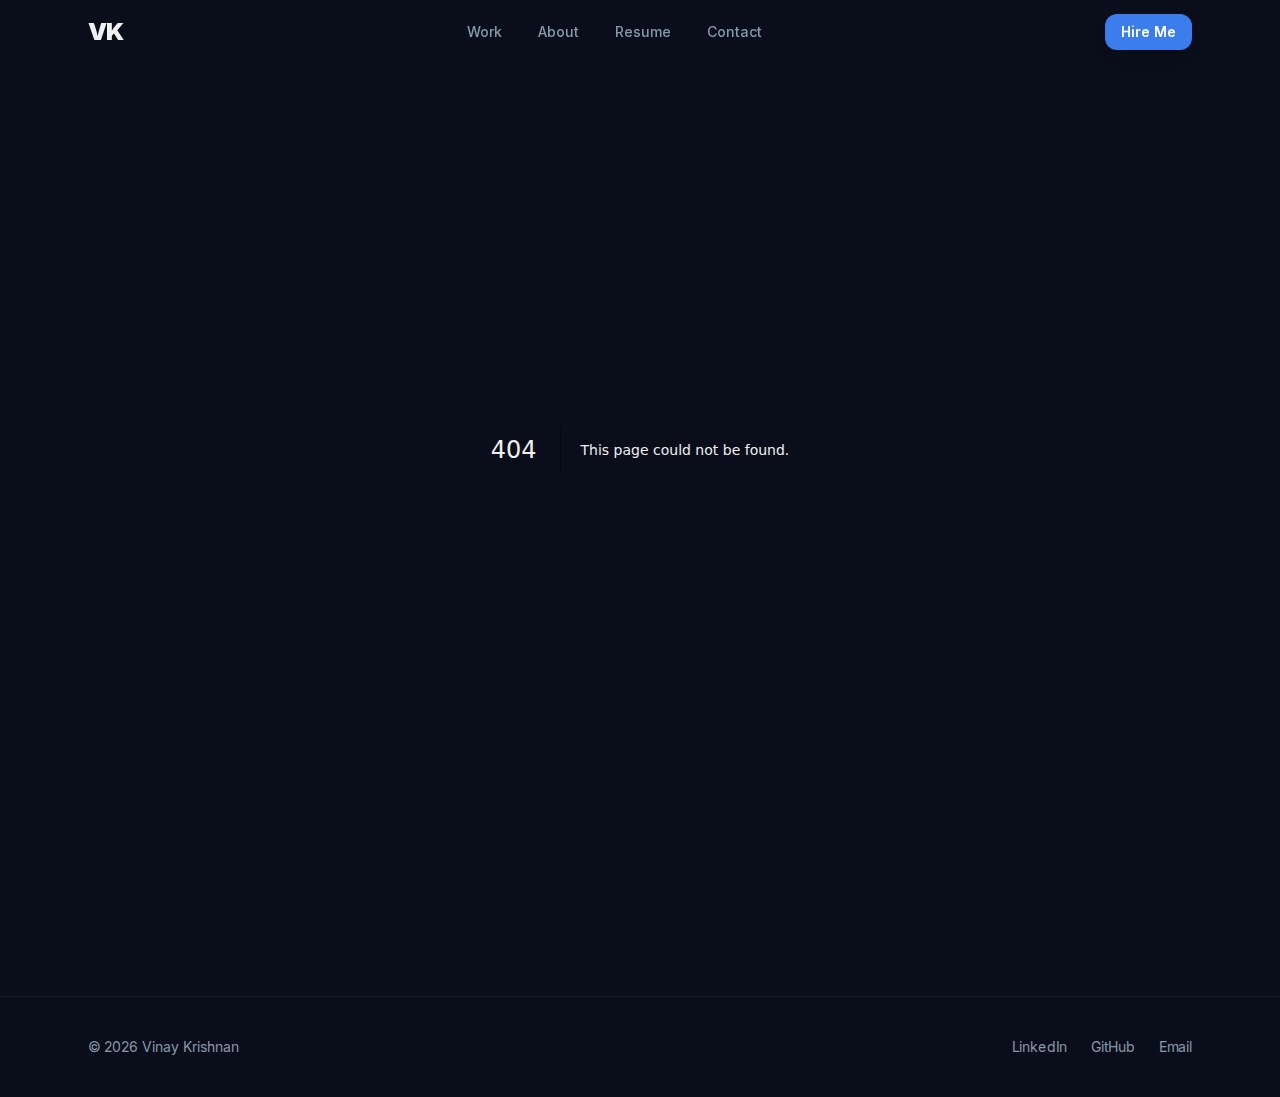
<file: 404/index.html>
<!DOCTYPE html><html lang="en" class="__variable_f367f3"><head><meta charSet="utf-8"/><meta name="viewport" content="width=device-width, initial-scale=1"/><link rel="preload" href="/_next/static/media/e4af272ccee01ff0-s.p.woff2" as="font" crossorigin="" type="font/woff2"/><link rel="stylesheet" href="/_next/static/css/4bd8a910149022f0.css" data-precedence="next"/><link rel="preload" as="script" fetchPriority="low" href="/_next/static/chunks/webpack-f7c9b11e1546b22e.js"/><script src="/_next/static/chunks/fd9d1056-1f1f859026f5f0fa.js" async=""></script><script src="/_next/static/chunks/117-a570ddc944f9fcc8.js" async=""></script><script src="/_next/static/chunks/main-app-91a181af7f953898.js" async=""></script><script src="/_next/static/chunks/972-79587ac3a2516e6a.js" async=""></script><script src="/_next/static/chunks/app/layout-663412f02f25a1f0.js" async=""></script><link rel="preload" href="https://www.googletagmanager.com/gtag/js?id=G-YQW6YJVK67" as="script"/><meta name="robots" content="noindex"/><title>404: This page could not be found.</title><title>Vinay Krishnan — Senior Product Manager</title><meta name="description" content="Senior Product Manager building product systems people trust — from real-time multiplayer engines to club ops platforms. 6+ years in gaming, streaming, and complex product domains."/><meta property="og:title" content="Vinay Krishnan — Senior Product Manager"/><meta property="og:description" content="Senior PM who builds product systems that people trust. PokerBoss, Loco Studio, Cricket.com."/><meta property="og:url" content="https://vinaykrishnan.in/"/><meta property="og:site_name" content="Vinay Krishnan"/><meta property="og:locale" content="en_IN"/><meta property="og:type" content="website"/><meta name="twitter:card" content="summary"/><meta name="twitter:title" content="Vinay Krishnan — Senior Product Manager"/><meta name="twitter:description" content="Senior PM who builds product systems that people trust. PokerBoss, Loco Studio, Cricket.com."/><meta name="next-size-adjust"/><script src="/_next/static/chunks/polyfills-42372ed130431b0a.js" noModule=""></script></head><body class="bg-bg-primary text-text-primary min-h-screen flex flex-col"><header class="fixed top-0 left-0 right-0 z-50 transition-all duration-300 bg-transparent"><div class="max-w-6xl mx-auto px-4 sm:px-6"><div class="flex items-center justify-between h-16"><a class="text-2xl font-black text-text-primary tracking-tight hover:text-accent-blue transition-colors" href="/">VK</a><nav class="hidden md:flex items-center gap-1"><a class="px-4 py-2 rounded-lg text-sm font-medium transition-all duration-200 text-text-secondary hover:text-text-primary hover:bg-white/5" href="/work/">Work</a><a class="px-4 py-2 rounded-lg text-sm font-medium transition-all duration-200 text-text-secondary hover:text-text-primary hover:bg-white/5" href="/about/">About</a><a class="px-4 py-2 rounded-lg text-sm font-medium transition-all duration-200 text-text-secondary hover:text-text-primary hover:bg-white/5" href="/resume/">Resume</a><a class="px-4 py-2 rounded-lg text-sm font-medium transition-all duration-200 text-text-secondary hover:text-text-primary hover:bg-white/5" href="/contact/">Contact</a></nav><div class="flex items-center gap-3"><a class="inline-flex items-center justify-center font-semibold rounded-xl transition-all duration-200 focus:outline-none focus:ring-2 focus:ring-accent-blue focus:ring-offset-2 focus:ring-offset-bg-primary bg-accent-blue text-white hover:bg-blue-500 shadow-lg hover:shadow-accent-blue/25 px-4 py-2 text-sm gap-1.5 hidden md:inline-flex" href="/contact/">Hire Me</a><button class="md:hidden p-2 rounded-lg text-text-secondary hover:text-text-primary hover:bg-white/5 transition-colors" aria-label="Toggle menu"><svg class="w-5 h-5" fill="none" viewBox="0 0 24 24" stroke="currentColor"><path stroke-linecap="round" stroke-linejoin="round" stroke-width="2" d="M4 6h16M4 12h16M4 18h16"></path></svg></button></div></div></div></header><main class="flex-1"><div style="font-family:system-ui,&quot;Segoe UI&quot;,Roboto,Helvetica,Arial,sans-serif,&quot;Apple Color Emoji&quot;,&quot;Segoe UI Emoji&quot;;height:100vh;text-align:center;display:flex;flex-direction:column;align-items:center;justify-content:center"><div><style>body{color:#000;background:#fff;margin:0}.next-error-h1{border-right:1px solid rgba(0,0,0,.3)}@media (prefers-color-scheme:dark){body{color:#fff;background:#000}.next-error-h1{border-right:1px solid rgba(255,255,255,.3)}}</style><h1 class="next-error-h1" style="display:inline-block;margin:0 20px 0 0;padding:0 23px 0 0;font-size:24px;font-weight:500;vertical-align:top;line-height:49px">404</h1><div style="display:inline-block"><h2 style="font-size:14px;font-weight:400;line-height:49px;margin:0">This page could not be found.</h2></div></div></div></main><footer class="border-t border-white/[0.06] bg-bg-primary mt-24"><div class="max-w-6xl mx-auto px-4 sm:px-6 py-10"><div class="flex flex-col sm:flex-row items-center justify-between gap-4"><p class="text-text-secondary text-sm">© 2026 Vinay Krishnan</p><div class="flex items-center gap-6"><a href="https://linkedin.com/in/vinay-krishnan28" target="_blank" rel="noopener noreferrer" class="text-text-secondary hover:text-accent-blue transition-colors text-sm">LinkedIn</a><a href="https://github.com" target="_blank" rel="noopener noreferrer" class="text-text-secondary hover:text-accent-blue transition-colors text-sm">GitHub</a><a href="mailto:hello@vinaykrishnan.in" class="text-text-secondary hover:text-accent-blue transition-colors text-sm">Email</a></div></div></div></footer><script src="/_next/static/chunks/webpack-f7c9b11e1546b22e.js" async=""></script><script>(self.__next_f=self.__next_f||[]).push([0]);self.__next_f.push([2,null])</script><script>self.__next_f.push([1,"1:HL[\"/_next/static/media/e4af272ccee01ff0-s.p.woff2\",\"font\",{\"crossOrigin\":\"\",\"type\":\"font/woff2\"}]\n2:HL[\"/_next/static/css/4bd8a910149022f0.css\",\"style\"]\n"])</script><script>self.__next_f.push([1,"3:I[2846,[],\"\"]\n5:I[4707,[],\"\"]\n6:I[6423,[],\"\"]\n7:I[8003,[\"972\",\"static/chunks/972-79587ac3a2516e6a.js\",\"185\",\"static/chunks/app/layout-663412f02f25a1f0.js\"],\"\"]\n8:I[7396,[\"972\",\"static/chunks/972-79587ac3a2516e6a.js\",\"185\",\"static/chunks/app/layout-663412f02f25a1f0.js\"],\"default\"]\ne:I[1060,[],\"\"]\n9:{\"fontFamily\":\"system-ui,\\\"Segoe UI\\\",Roboto,Helvetica,Arial,sans-serif,\\\"Apple Color Emoji\\\",\\\"Segoe UI Emoji\\\"\",\"height\":\"100vh\",\"textAlign\":\"center\",\"display\":\"flex\",\"flexDirection\":\"column\",\"alignItems\":\"center\",\"justifyContent\":\"center\"}\na:{\"display\":\"inline-block\",\"margin\":\"0 20px 0 0\",\"padding\":\"0 23px 0 0\",\"fontSize\":24,\"fontWeight\":500,\"verticalAlign\":\"top\",\"lineHeight\":\"49px\"}\nb:{\"display\":\"inline-block\"}\nc:{\"fontSize\":14,\"fontWeight\":400,\"lineHeight\":\"49px\",\"margin\":0}\nf:[]\n"])</script><script>self.__next_f.push([1,"0:[\"$\",\"$L3\",null,{\"buildId\":\"mHF3HzbFqohT0bmbndk8Q\",\"assetPrefix\":\"\",\"urlParts\":[\"\",\"_not-found\",\"\"],\"initialTree\":[\"\",{\"children\":[\"/_not-found\",{\"children\":[\"__PAGE__\",{}]}]},\"$undefined\",\"$undefined\",true],\"initialSeedData\":[\"\",{\"children\":[\"/_not-found\",{\"children\":[\"__PAGE__\",{},[[\"$L4\",[[\"$\",\"title\",null,{\"children\":\"404: This page could not be found.\"}],[\"$\",\"div\",null,{\"style\":{\"fontFamily\":\"system-ui,\\\"Segoe UI\\\",Roboto,Helvetica,Arial,sans-serif,\\\"Apple Color Emoji\\\",\\\"Segoe UI Emoji\\\"\",\"height\":\"100vh\",\"textAlign\":\"center\",\"display\":\"flex\",\"flexDirection\":\"column\",\"alignItems\":\"center\",\"justifyContent\":\"center\"},\"children\":[\"$\",\"div\",null,{\"children\":[[\"$\",\"style\",null,{\"dangerouslySetInnerHTML\":{\"__html\":\"body{color:#000;background:#fff;margin:0}.next-error-h1{border-right:1px solid rgba(0,0,0,.3)}@media (prefers-color-scheme:dark){body{color:#fff;background:#000}.next-error-h1{border-right:1px solid rgba(255,255,255,.3)}}\"}}],[\"$\",\"h1\",null,{\"className\":\"next-error-h1\",\"style\":{\"display\":\"inline-block\",\"margin\":\"0 20px 0 0\",\"padding\":\"0 23px 0 0\",\"fontSize\":24,\"fontWeight\":500,\"verticalAlign\":\"top\",\"lineHeight\":\"49px\"},\"children\":\"404\"}],[\"$\",\"div\",null,{\"style\":{\"display\":\"inline-block\"},\"children\":[\"$\",\"h2\",null,{\"style\":{\"fontSize\":14,\"fontWeight\":400,\"lineHeight\":\"49px\",\"margin\":0},\"children\":\"This page could not be found.\"}]}]]}]}]],null],null],null]},[null,[\"$\",\"$L5\",null,{\"parallelRouterKey\":\"children\",\"segmentPath\":[\"children\",\"/_not-found\",\"children\"],\"error\":\"$undefined\",\"errorStyles\":\"$undefined\",\"errorScripts\":\"$undefined\",\"template\":[\"$\",\"$L6\",null,{}],\"templateStyles\":\"$undefined\",\"templateScripts\":\"$undefined\",\"notFound\":\"$undefined\",\"notFoundStyles\":\"$undefined\"}]],null]},[[[[\"$\",\"link\",\"0\",{\"rel\":\"stylesheet\",\"href\":\"/_next/static/css/4bd8a910149022f0.css\",\"precedence\":\"next\",\"crossOrigin\":\"$undefined\"}]],[\"$\",\"html\",null,{\"lang\":\"en\",\"className\":\"__variable_f367f3\",\"children\":[[\"$\",\"head\",null,{\"children\":[[\"$\",\"$L7\",null,{\"src\":\"https://www.googletagmanager.com/gtag/js?id=G-YQW6YJVK67\",\"strategy\":\"afterInteractive\"}],[\"$\",\"$L7\",null,{\"id\":\"google-analytics\",\"strategy\":\"afterInteractive\",\"children\":\"\\n            window.dataLayer = window.dataLayer || [];\\n            function gtag(){dataLayer.push(arguments);}\\n            gtag('js', new Date());\\n            gtag('config', 'G-YQW6YJVK67');\\n          \"}]]}],[\"$\",\"body\",null,{\"className\":\"bg-bg-primary text-text-primary min-h-screen flex flex-col\",\"children\":[[\"$\",\"$L8\",null,{}],[\"$\",\"main\",null,{\"className\":\"flex-1\",\"children\":[\"$\",\"$L5\",null,{\"parallelRouterKey\":\"children\",\"segmentPath\":[\"children\"],\"error\":\"$undefined\",\"errorStyles\":\"$undefined\",\"errorScripts\":\"$undefined\",\"template\":[\"$\",\"$L6\",null,{}],\"templateStyles\":\"$undefined\",\"templateScripts\":\"$undefined\",\"notFound\":[[\"$\",\"title\",null,{\"children\":\"404: This page could not be found.\"}],[\"$\",\"div\",null,{\"style\":\"$9\",\"children\":[\"$\",\"div\",null,{\"children\":[[\"$\",\"style\",null,{\"dangerouslySetInnerHTML\":{\"__html\":\"body{color:#000;background:#fff;margin:0}.next-error-h1{border-right:1px solid rgba(0,0,0,.3)}@media (prefers-color-scheme:dark){body{color:#fff;background:#000}.next-error-h1{border-right:1px solid rgba(255,255,255,.3)}}\"}}],[\"$\",\"h1\",null,{\"className\":\"next-error-h1\",\"style\":\"$a\",\"children\":\"404\"}],[\"$\",\"div\",null,{\"style\":\"$b\",\"children\":[\"$\",\"h2\",null,{\"style\":\"$c\",\"children\":\"This page could not be found.\"}]}]]}]}]],\"notFoundStyles\":[]}]}],[\"$\",\"footer\",null,{\"className\":\"border-t border-white/[0.06] bg-bg-primary mt-24\",\"children\":[\"$\",\"div\",null,{\"className\":\"max-w-6xl mx-auto px-4 sm:px-6 py-10\",\"children\":[\"$\",\"div\",null,{\"className\":\"flex flex-col sm:flex-row items-center justify-between gap-4\",\"children\":[[\"$\",\"p\",null,{\"className\":\"text-text-secondary text-sm\",\"children\":\"© 2026 Vinay Krishnan\"}],[\"$\",\"div\",null,{\"className\":\"flex items-center gap-6\",\"children\":[[\"$\",\"a\",null,{\"href\":\"https://linkedin.com/in/vinay-krishnan28\",\"target\":\"_blank\",\"rel\":\"noopener noreferrer\",\"className\":\"text-text-secondary hover:text-accent-blue transition-colors text-sm\",\"children\":\"LinkedIn\"}],[\"$\",\"a\",null,{\"href\":\"https://github.com\",\"target\":\"_blank\",\"rel\":\"noopener noreferrer\",\"className\":\"text-text-secondary hover:text-accent-blue transition-colors text-sm\",\"children\":\"GitHub\"}],[\"$\",\"a\",null,{\"href\":\"mailto:hello@vinaykrishnan.in\",\"className\":\"text-text-secondary hover:text-accent-blue transition-colors text-sm\",\"children\":\"Email\"}]]}]]}]}]}]]}]]}]],null],null],\"couldBeIntercepted\":false,\"initialHead\":[[\"$\",\"meta\",null,{\"name\":\"robots\",\"content\":\"noindex\"}],\"$Ld\"],\"globalErrorComponent\":\"$e\",\"missingSlots\":\"$Wf\"}]\n"])</script><script>self.__next_f.push([1,"d:[[\"$\",\"meta\",\"0\",{\"name\":\"viewport\",\"content\":\"width=device-width, initial-scale=1\"}],[\"$\",\"meta\",\"1\",{\"charSet\":\"utf-8\"}],[\"$\",\"title\",\"2\",{\"children\":\"Vinay Krishnan — Senior Product Manager\"}],[\"$\",\"meta\",\"3\",{\"name\":\"description\",\"content\":\"Senior Product Manager building product systems people trust — from real-time multiplayer engines to club ops platforms. 6+ years in gaming, streaming, and complex product domains.\"}],[\"$\",\"meta\",\"4\",{\"property\":\"og:title\",\"content\":\"Vinay Krishnan — Senior Product Manager\"}],[\"$\",\"meta\",\"5\",{\"property\":\"og:description\",\"content\":\"Senior PM who builds product systems that people trust. PokerBoss, Loco Studio, Cricket.com.\"}],[\"$\",\"meta\",\"6\",{\"property\":\"og:url\",\"content\":\"https://vinaykrishnan.in/\"}],[\"$\",\"meta\",\"7\",{\"property\":\"og:site_name\",\"content\":\"Vinay Krishnan\"}],[\"$\",\"meta\",\"8\",{\"property\":\"og:locale\",\"content\":\"en_IN\"}],[\"$\",\"meta\",\"9\",{\"property\":\"og:type\",\"content\":\"website\"}],[\"$\",\"meta\",\"10\",{\"name\":\"twitter:card\",\"content\":\"summary\"}],[\"$\",\"meta\",\"11\",{\"name\":\"twitter:title\",\"content\":\"Vinay Krishnan — Senior Product Manager\"}],[\"$\",\"meta\",\"12\",{\"name\":\"twitter:description\",\"content\":\"Senior PM who builds product systems that people trust. PokerBoss, Loco Studio, Cricket.com.\"}],[\"$\",\"meta\",\"13\",{\"name\":\"next-size-adjust\"}]]\n4:null\n"])</script></body></html>
</file>
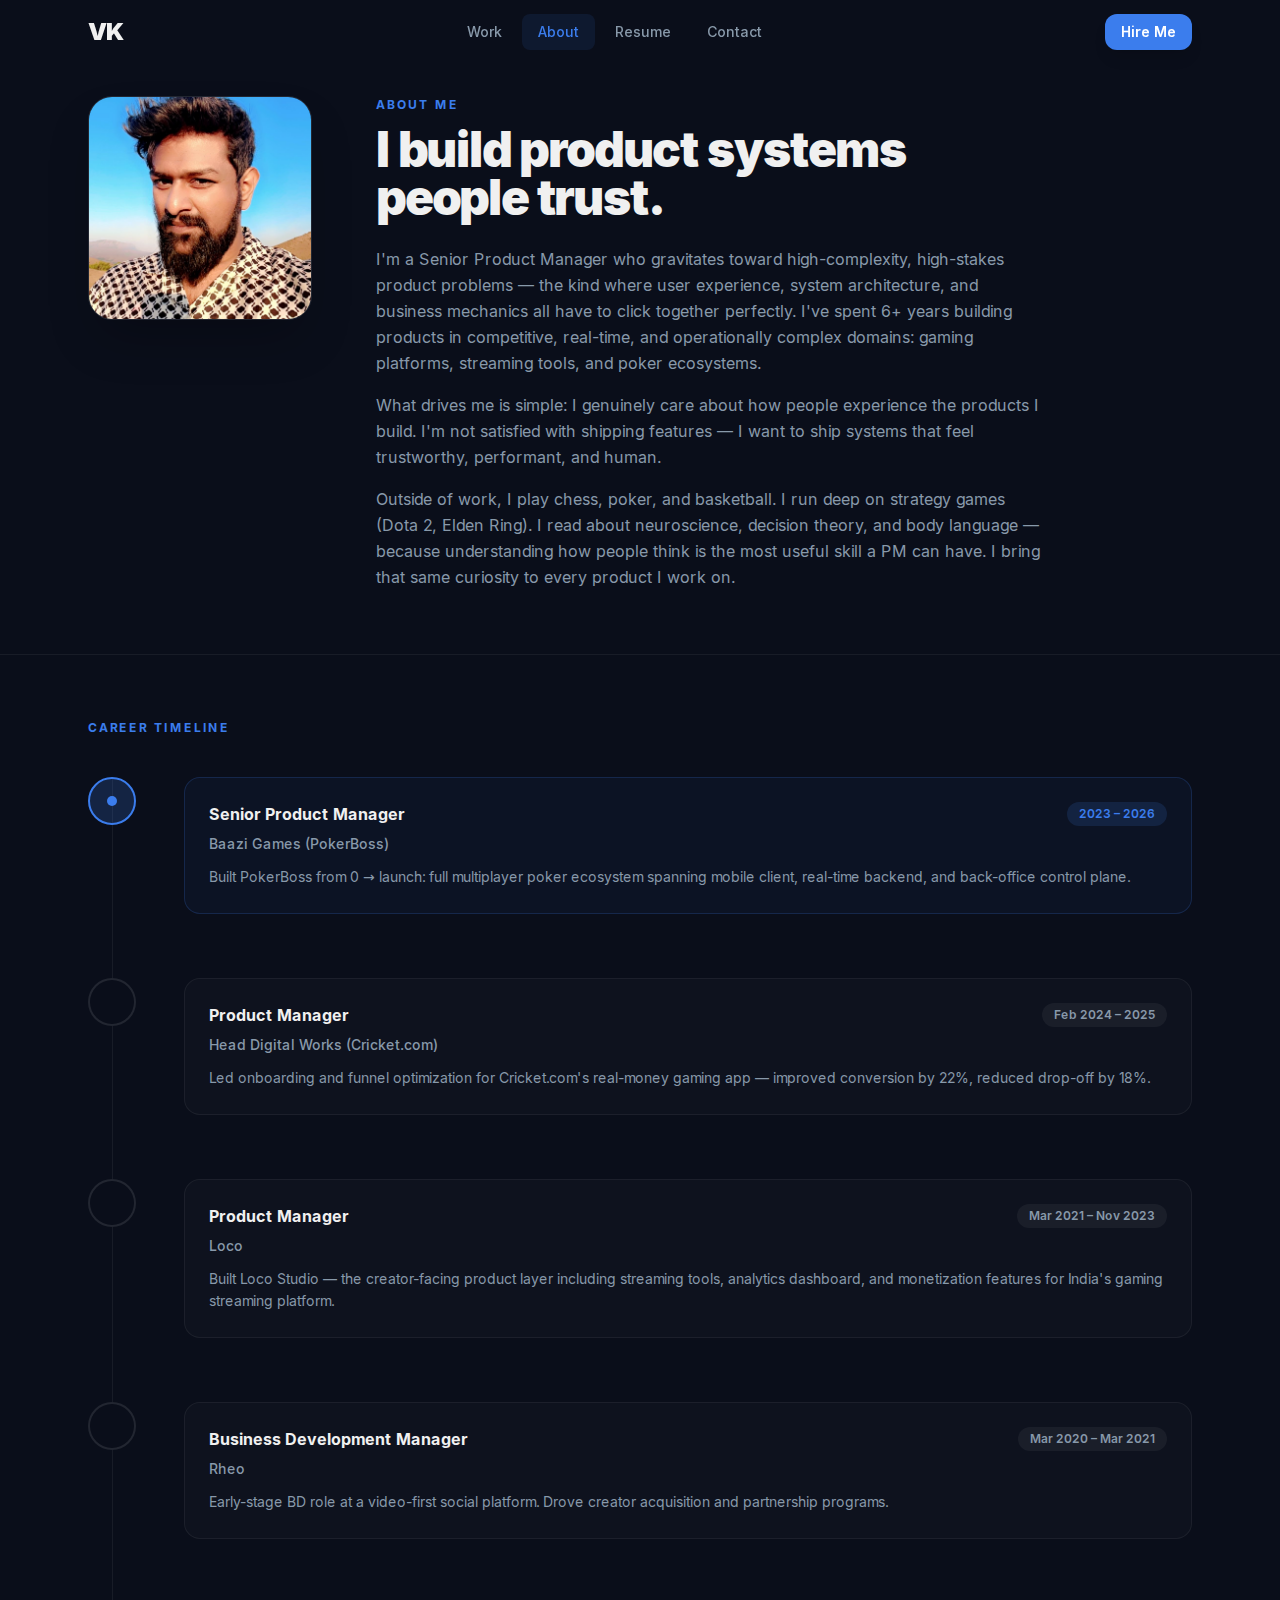
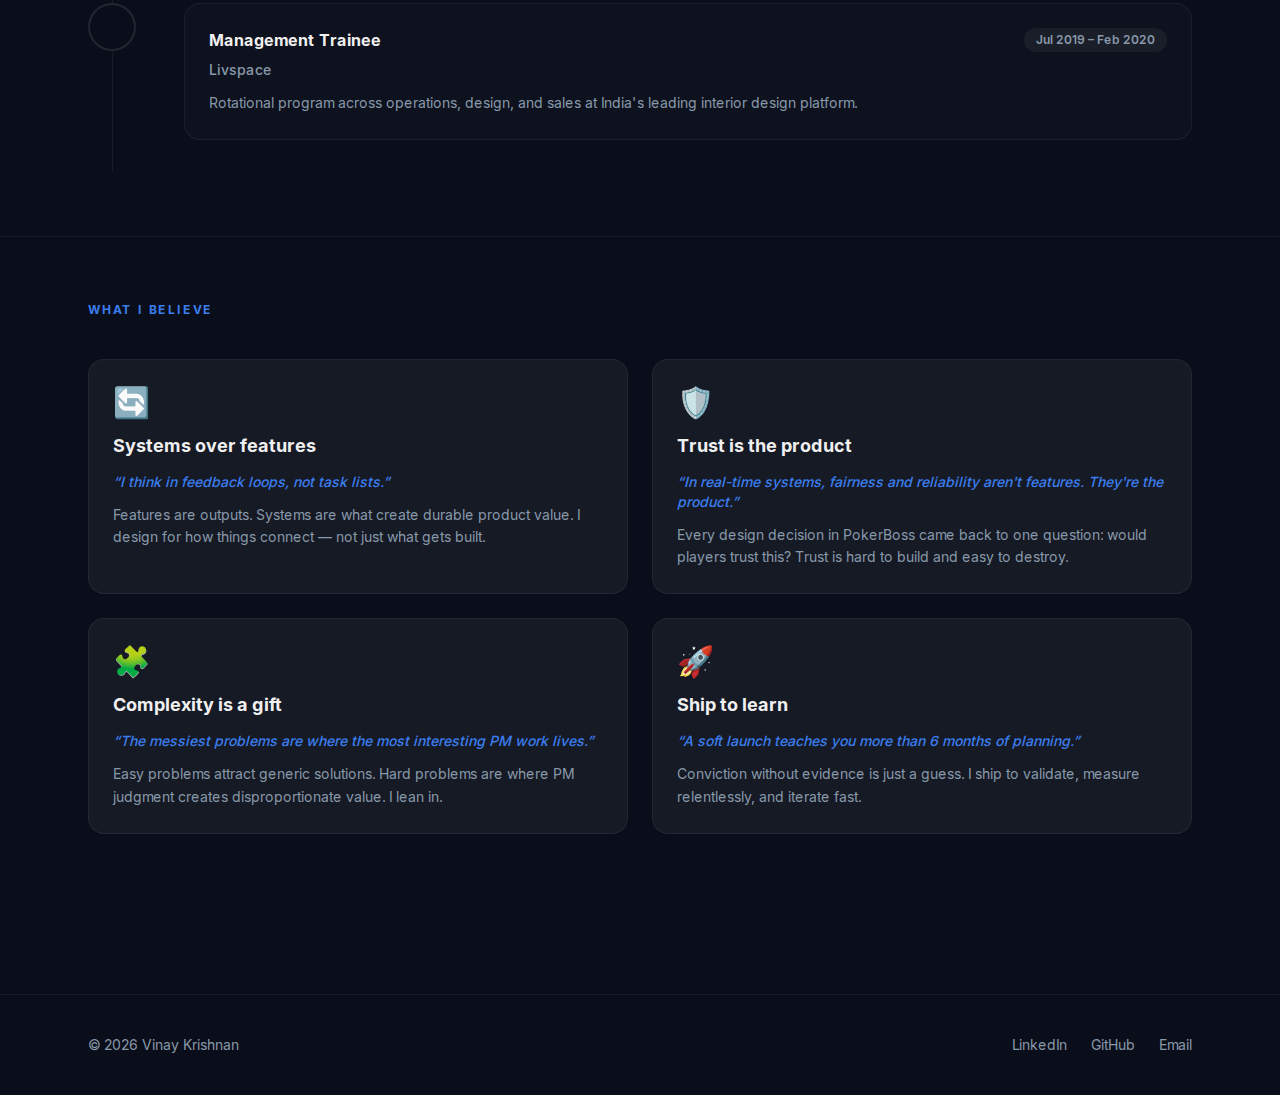
<file: about/index.html>
<!DOCTYPE html><html lang="en" class="__variable_f367f3"><head><meta charSet="utf-8"/><meta name="viewport" content="width=device-width, initial-scale=1"/><link rel="preload" href="/_next/static/media/e4af272ccee01ff0-s.p.woff2" as="font" crossorigin="" type="font/woff2"/><link rel="stylesheet" href="/_next/static/css/4bd8a910149022f0.css" data-precedence="next"/><link rel="preload" as="script" fetchPriority="low" href="/_next/static/chunks/webpack-f7c9b11e1546b22e.js"/><script src="/_next/static/chunks/fd9d1056-1f1f859026f5f0fa.js" async=""></script><script src="/_next/static/chunks/117-a570ddc944f9fcc8.js" async=""></script><script src="/_next/static/chunks/main-app-91a181af7f953898.js" async=""></script><script src="/_next/static/chunks/878-3e87ffd479735e4e.js" async=""></script><script src="/_next/static/chunks/app/about/page-ce14b453d9fe9b75.js" async=""></script><script src="/_next/static/chunks/972-79587ac3a2516e6a.js" async=""></script><script src="/_next/static/chunks/app/layout-663412f02f25a1f0.js" async=""></script><link rel="preload" href="https://www.googletagmanager.com/gtag/js?id=G-YQW6YJVK67" as="script"/><title>About — Vinay Krishnan</title><meta name="description" content="Senior Product Manager with 6+ years building complex product systems in gaming, streaming, and real-money domains."/><meta property="og:title" content="Vinay Krishnan — Senior Product Manager"/><meta property="og:description" content="Senior PM who builds product systems that people trust. PokerBoss, Loco Studio, Cricket.com."/><meta property="og:url" content="https://vinaykrishnan.in/"/><meta property="og:site_name" content="Vinay Krishnan"/><meta property="og:locale" content="en_IN"/><meta property="og:type" content="website"/><meta name="twitter:card" content="summary"/><meta name="twitter:title" content="Vinay Krishnan — Senior Product Manager"/><meta name="twitter:description" content="Senior PM who builds product systems that people trust. PokerBoss, Loco Studio, Cricket.com."/><meta name="next-size-adjust"/><script src="/_next/static/chunks/polyfills-42372ed130431b0a.js" noModule=""></script></head><body class="bg-bg-primary text-text-primary min-h-screen flex flex-col"><header class="fixed top-0 left-0 right-0 z-50 transition-all duration-300 bg-transparent"><div class="max-w-6xl mx-auto px-4 sm:px-6"><div class="flex items-center justify-between h-16"><a class="text-2xl font-black text-text-primary tracking-tight hover:text-accent-blue transition-colors" href="/">VK</a><nav class="hidden md:flex items-center gap-1"><a class="px-4 py-2 rounded-lg text-sm font-medium transition-all duration-200 text-text-secondary hover:text-text-primary hover:bg-white/5" href="/work/">Work</a><a class="px-4 py-2 rounded-lg text-sm font-medium transition-all duration-200 text-accent-blue bg-accent-blue/10" href="/about/">About</a><a class="px-4 py-2 rounded-lg text-sm font-medium transition-all duration-200 text-text-secondary hover:text-text-primary hover:bg-white/5" href="/resume/">Resume</a><a class="px-4 py-2 rounded-lg text-sm font-medium transition-all duration-200 text-text-secondary hover:text-text-primary hover:bg-white/5" href="/contact/">Contact</a></nav><div class="flex items-center gap-3"><a class="inline-flex items-center justify-center font-semibold rounded-xl transition-all duration-200 focus:outline-none focus:ring-2 focus:ring-accent-blue focus:ring-offset-2 focus:ring-offset-bg-primary bg-accent-blue text-white hover:bg-blue-500 shadow-lg hover:shadow-accent-blue/25 px-4 py-2 text-sm gap-1.5 hidden md:inline-flex" href="/contact/">Hire Me</a><button class="md:hidden p-2 rounded-lg text-text-secondary hover:text-text-primary hover:bg-white/5 transition-colors" aria-label="Toggle menu"><svg class="w-5 h-5" fill="none" viewBox="0 0 24 24" stroke="currentColor"><path stroke-linecap="round" stroke-linejoin="round" stroke-width="2" d="M4 6h16M4 12h16M4 18h16"></path></svg></button></div></div></div></header><main class="flex-1"><section class="pt-24 pb-16 max-w-6xl mx-auto px-4 sm:px-6"><div class="flex flex-col lg:flex-row items-start gap-16"><div class="flex-shrink-0"><div class="relative w-48 h-48 md:w-56 md:h-56 rounded-3xl overflow-hidden border border-white/10 shadow-2xl"><img alt="Vinay Krishnan" loading="lazy" decoding="async" data-nimg="fill" class="object-cover" style="position:absolute;height:100%;width:100%;left:0;top:0;right:0;bottom:0;color:transparent" src="/images/profile-photo.jpg"/></div></div><div class="flex-1 space-y-6"><div><p class="section-header mb-3">About Me</p><h1 class="text-4xl md:text-5xl font-black text-text-primary tracking-tight">I build product systems<br class="hidden md:block"/> people trust.</h1></div><div class="space-y-4 text-text-secondary leading-relaxed max-w-2xl"><p>I&#x27;m a Senior Product Manager who gravitates toward high-complexity, high-stakes product problems — the kind where user experience, system architecture, and business mechanics all have to click together perfectly. I&#x27;ve spent 6+ years building products in competitive, real-time, and operationally complex domains: gaming platforms, streaming tools, and poker ecosystems.</p><p>What drives me is simple: I genuinely care about how people experience the products I build. I&#x27;m not satisfied with shipping features — I want to ship systems that feel trustworthy, performant, and human.</p><p>Outside of work, I play chess, poker, and basketball. I run deep on strategy games (Dota 2, Elden Ring). I read about neuroscience, decision theory, and body language — because understanding how people think is the most useful skill a PM can have. I bring that same curiosity to every product I work on.</p></div></div></div></section><div class="border-t border-white/[0.06]"><section class="py-16 max-w-6xl mx-auto px-4 sm:px-6"><p class="section-header mb-10">Career Timeline</p><div class="relative"><div class="absolute left-4 md:left-6 top-0 bottom-0 w-px bg-white/[0.06]"></div><div class="space-y-8"><div class="relative flex gap-8 md:gap-12"><div class="relative flex-shrink-0 flex items-start"><div class="w-9 h-9 md:w-12 md:h-12 rounded-full border-2 flex items-center justify-center z-10 border-accent-blue bg-accent-blue/20"><div class="w-2.5 h-2.5 rounded-full bg-accent-blue"></div></div></div><div class="flex-1 pb-8 "><div class="p-5 md:p-6 rounded-2xl border transition-all bg-accent-blue/5 border-accent-blue/20"><div class="flex flex-col sm:flex-row sm:items-center justify-between gap-2 mb-2"><h3 class="font-bold text-text-primary">Senior Product Manager</h3><span class="text-xs font-semibold px-3 py-1 rounded-full w-fit bg-accent-blue/15 text-accent-blue">2023 – 2026</span></div><p class="text-text-secondary text-sm mb-3 font-medium">Baazi Games (PokerBoss)</p><p class="text-text-secondary text-sm leading-relaxed">Built PokerBoss from 0 → launch: full multiplayer poker ecosystem spanning mobile client, real-time backend, and back-office control plane.</p></div></div></div><div class="relative flex gap-8 md:gap-12"><div class="relative flex-shrink-0 flex items-start"><div class="w-9 h-9 md:w-12 md:h-12 rounded-full border-2 flex items-center justify-center z-10 border-white/10 bg-bg-primary"></div></div><div class="flex-1 pb-8 "><div class="p-5 md:p-6 rounded-2xl border transition-all bg-white/[0.02] border-white/[0.06]"><div class="flex flex-col sm:flex-row sm:items-center justify-between gap-2 mb-2"><h3 class="font-bold text-text-primary">Product Manager</h3><span class="text-xs font-semibold px-3 py-1 rounded-full w-fit bg-white/5 text-text-secondary">Feb 2024 – 2025</span></div><p class="text-text-secondary text-sm mb-3 font-medium">Head Digital Works (Cricket.com)</p><p class="text-text-secondary text-sm leading-relaxed">Led onboarding and funnel optimization for Cricket.com&#x27;s real-money gaming app — improved conversion by 22%, reduced drop-off by 18%.</p></div></div></div><div class="relative flex gap-8 md:gap-12"><div class="relative flex-shrink-0 flex items-start"><div class="w-9 h-9 md:w-12 md:h-12 rounded-full border-2 flex items-center justify-center z-10 border-white/10 bg-bg-primary"></div></div><div class="flex-1 pb-8 "><div class="p-5 md:p-6 rounded-2xl border transition-all bg-white/[0.02] border-white/[0.06]"><div class="flex flex-col sm:flex-row sm:items-center justify-between gap-2 mb-2"><h3 class="font-bold text-text-primary">Product Manager</h3><span class="text-xs font-semibold px-3 py-1 rounded-full w-fit bg-white/5 text-text-secondary">Mar 2021 – Nov 2023</span></div><p class="text-text-secondary text-sm mb-3 font-medium">Loco</p><p class="text-text-secondary text-sm leading-relaxed">Built Loco Studio — the creator-facing product layer including streaming tools, analytics dashboard, and monetization features for India&#x27;s gaming streaming platform.</p></div></div></div><div class="relative flex gap-8 md:gap-12"><div class="relative flex-shrink-0 flex items-start"><div class="w-9 h-9 md:w-12 md:h-12 rounded-full border-2 flex items-center justify-center z-10 border-white/10 bg-bg-primary"></div></div><div class="flex-1 pb-8 "><div class="p-5 md:p-6 rounded-2xl border transition-all bg-white/[0.02] border-white/[0.06]"><div class="flex flex-col sm:flex-row sm:items-center justify-between gap-2 mb-2"><h3 class="font-bold text-text-primary">Business Development Manager</h3><span class="text-xs font-semibold px-3 py-1 rounded-full w-fit bg-white/5 text-text-secondary">Mar 2020 – Mar 2021</span></div><p class="text-text-secondary text-sm mb-3 font-medium">Rheo</p><p class="text-text-secondary text-sm leading-relaxed">Early-stage BD role at a video-first social platform. Drove creator acquisition and partnership programs.</p></div></div></div><div class="relative flex gap-8 md:gap-12"><div class="relative flex-shrink-0 flex items-start"><div class="w-9 h-9 md:w-12 md:h-12 rounded-full border-2 flex items-center justify-center z-10 border-white/10 bg-bg-primary"></div></div><div class="flex-1 pb-8 "><div class="p-5 md:p-6 rounded-2xl border transition-all bg-white/[0.02] border-white/[0.06]"><div class="flex flex-col sm:flex-row sm:items-center justify-between gap-2 mb-2"><h3 class="font-bold text-text-primary">Management Trainee</h3><span class="text-xs font-semibold px-3 py-1 rounded-full w-fit bg-white/5 text-text-secondary">Jul 2019 – Feb 2020</span></div><p class="text-text-secondary text-sm mb-3 font-medium">Livspace</p><p class="text-text-secondary text-sm leading-relaxed">Rotational program across operations, design, and sales at India&#x27;s leading interior design platform.</p></div></div></div></div></div></section></div><div class="border-t border-white/[0.06]"><section class="py-16 max-w-6xl mx-auto px-4 sm:px-6"><p class="section-header mb-10">What I Believe</p><div class="grid grid-cols-1 md:grid-cols-2 gap-6"><div class="bg-white/5 border border-white/[0.06] rounded-2xl p-6 card-glow transition-all duration-300 space-y-3"><div class="text-3xl">🔄</div><h3 class="text-lg font-bold text-text-primary">Systems over features</h3><p class="text-accent-blue text-sm font-medium italic">“<!-- -->I think in feedback loops, not task lists.<!-- -->”</p><p class="text-text-secondary text-sm leading-relaxed">Features are outputs. Systems are what create durable product value. I design for how things connect — not just what gets built.</p></div><div class="bg-white/5 border border-white/[0.06] rounded-2xl p-6 card-glow transition-all duration-300 space-y-3"><div class="text-3xl">🛡️</div><h3 class="text-lg font-bold text-text-primary">Trust is the product</h3><p class="text-accent-blue text-sm font-medium italic">“<!-- -->In real-time systems, fairness and reliability aren&#x27;t features. They&#x27;re the product.<!-- -->”</p><p class="text-text-secondary text-sm leading-relaxed">Every design decision in PokerBoss came back to one question: would players trust this? Trust is hard to build and easy to destroy.</p></div><div class="bg-white/5 border border-white/[0.06] rounded-2xl p-6 card-glow transition-all duration-300 space-y-3"><div class="text-3xl">🧩</div><h3 class="text-lg font-bold text-text-primary">Complexity is a gift</h3><p class="text-accent-blue text-sm font-medium italic">“<!-- -->The messiest problems are where the most interesting PM work lives.<!-- -->”</p><p class="text-text-secondary text-sm leading-relaxed">Easy problems attract generic solutions. Hard problems are where PM judgment creates disproportionate value. I lean in.</p></div><div class="bg-white/5 border border-white/[0.06] rounded-2xl p-6 card-glow transition-all duration-300 space-y-3"><div class="text-3xl">🚀</div><h3 class="text-lg font-bold text-text-primary">Ship to learn</h3><p class="text-accent-blue text-sm font-medium italic">“<!-- -->A soft launch teaches you more than 6 months of planning.<!-- -->”</p><p class="text-text-secondary text-sm leading-relaxed">Conviction without evidence is just a guess. I ship to validate, measure relentlessly, and iterate fast.</p></div></div></section></div></main><footer class="border-t border-white/[0.06] bg-bg-primary mt-24"><div class="max-w-6xl mx-auto px-4 sm:px-6 py-10"><div class="flex flex-col sm:flex-row items-center justify-between gap-4"><p class="text-text-secondary text-sm">© 2026 Vinay Krishnan</p><div class="flex items-center gap-6"><a href="https://linkedin.com/in/vinay-krishnan28" target="_blank" rel="noopener noreferrer" class="text-text-secondary hover:text-accent-blue transition-colors text-sm">LinkedIn</a><a href="https://github.com" target="_blank" rel="noopener noreferrer" class="text-text-secondary hover:text-accent-blue transition-colors text-sm">GitHub</a><a href="mailto:hello@vinaykrishnan.in" class="text-text-secondary hover:text-accent-blue transition-colors text-sm">Email</a></div></div></div></footer><script src="/_next/static/chunks/webpack-f7c9b11e1546b22e.js" async=""></script><script>(self.__next_f=self.__next_f||[]).push([0]);self.__next_f.push([2,null])</script><script>self.__next_f.push([1,"1:HL[\"/_next/static/media/e4af272ccee01ff0-s.p.woff2\",\"font\",{\"crossOrigin\":\"\",\"type\":\"font/woff2\"}]\n2:HL[\"/_next/static/css/4bd8a910149022f0.css\",\"style\"]\n"])</script><script>self.__next_f.push([1,"3:I[2846,[],\"\"]\n5:I[5878,[\"878\",\"static/chunks/878-3e87ffd479735e4e.js\",\"301\",\"static/chunks/app/about/page-ce14b453d9fe9b75.js\"],\"Image\"]\n6:I[4707,[],\"\"]\n7:I[6423,[],\"\"]\n8:I[8003,[\"972\",\"static/chunks/972-79587ac3a2516e6a.js\",\"185\",\"static/chunks/app/layout-663412f02f25a1f0.js\"],\"\"]\n9:I[7396,[\"972\",\"static/chunks/972-79587ac3a2516e6a.js\",\"185\",\"static/chunks/app/layout-663412f02f25a1f0.js\"],\"default\"]\nb:I[1060,[],\"\"]\nc:[]\n"])</script><script>self.__next_f.push([1,"0:[\"$\",\"$L3\",null,{\"buildId\":\"mHF3HzbFqohT0bmbndk8Q\",\"assetPrefix\":\"\",\"urlParts\":[\"\",\"about\",\"\"],\"initialTree\":[\"\",{\"children\":[\"about\",{\"children\":[\"__PAGE__\",{}]}]},\"$undefined\",\"$undefined\",true],\"initialSeedData\":[\"\",{\"children\":[\"about\",{\"children\":[\"__PAGE__\",{},[[\"$L4\",[[\"$\",\"section\",null,{\"className\":\"pt-24 pb-16 max-w-6xl mx-auto px-4 sm:px-6\",\"children\":[\"$\",\"div\",null,{\"className\":\"flex flex-col lg:flex-row items-start gap-16\",\"children\":[[\"$\",\"div\",null,{\"className\":\"flex-shrink-0\",\"children\":[\"$\",\"div\",null,{\"className\":\"relative w-48 h-48 md:w-56 md:h-56 rounded-3xl overflow-hidden border border-white/10 shadow-2xl\",\"children\":[\"$\",\"$L5\",null,{\"src\":\"/images/profile-photo.jpg\",\"alt\":\"Vinay Krishnan\",\"fill\":true,\"className\":\"object-cover\"}]}]}],[\"$\",\"div\",null,{\"className\":\"flex-1 space-y-6\",\"children\":[[\"$\",\"div\",null,{\"children\":[[\"$\",\"p\",null,{\"className\":\"section-header mb-3\",\"children\":\"About Me\"}],[\"$\",\"h1\",null,{\"className\":\"text-4xl md:text-5xl font-black text-text-primary tracking-tight\",\"children\":[\"I build product systems\",[\"$\",\"br\",null,{\"className\":\"hidden md:block\"}],\" people trust.\"]}]]}],[\"$\",\"div\",null,{\"className\":\"space-y-4 text-text-secondary leading-relaxed max-w-2xl\",\"children\":[[\"$\",\"p\",null,{\"children\":\"I'm a Senior Product Manager who gravitates toward high-complexity, high-stakes product problems — the kind where user experience, system architecture, and business mechanics all have to click together perfectly. I've spent 6+ years building products in competitive, real-time, and operationally complex domains: gaming platforms, streaming tools, and poker ecosystems.\"}],[\"$\",\"p\",null,{\"children\":\"What drives me is simple: I genuinely care about how people experience the products I build. I'm not satisfied with shipping features — I want to ship systems that feel trustworthy, performant, and human.\"}],[\"$\",\"p\",null,{\"children\":\"Outside of work, I play chess, poker, and basketball. I run deep on strategy games (Dota 2, Elden Ring). I read about neuroscience, decision theory, and body language — because understanding how people think is the most useful skill a PM can have. I bring that same curiosity to every product I work on.\"}]]}]]}]]}]}],[\"$\",\"div\",null,{\"className\":\"border-t border-white/[0.06]\",\"children\":[\"$\",\"section\",null,{\"className\":\"py-16 max-w-6xl mx-auto px-4 sm:px-6\",\"children\":[[\"$\",\"p\",null,{\"className\":\"section-header mb-10\",\"children\":\"Career Timeline\"}],[\"$\",\"div\",null,{\"className\":\"relative\",\"children\":[[\"$\",\"div\",null,{\"className\":\"absolute left-4 md:left-6 top-0 bottom-0 w-px bg-white/[0.06]\"}],[\"$\",\"div\",null,{\"className\":\"space-y-8\",\"children\":[[\"$\",\"div\",\"0\",{\"className\":\"relative flex gap-8 md:gap-12\",\"children\":[[\"$\",\"div\",null,{\"className\":\"relative flex-shrink-0 flex items-start\",\"children\":[\"$\",\"div\",null,{\"className\":\"w-9 h-9 md:w-12 md:h-12 rounded-full border-2 flex items-center justify-center z-10 border-accent-blue bg-accent-blue/20\",\"children\":[\"$\",\"div\",null,{\"className\":\"w-2.5 h-2.5 rounded-full bg-accent-blue\"}]}]}],[\"$\",\"div\",null,{\"className\":\"flex-1 pb-8 \",\"children\":[\"$\",\"div\",null,{\"className\":\"p-5 md:p-6 rounded-2xl border transition-all bg-accent-blue/5 border-accent-blue/20\",\"children\":[[\"$\",\"div\",null,{\"className\":\"flex flex-col sm:flex-row sm:items-center justify-between gap-2 mb-2\",\"children\":[[\"$\",\"h3\",null,{\"className\":\"font-bold text-text-primary\",\"children\":\"Senior Product Manager\"}],[\"$\",\"span\",null,{\"className\":\"text-xs font-semibold px-3 py-1 rounded-full w-fit bg-accent-blue/15 text-accent-blue\",\"children\":\"2023 – 2026\"}]]}],[\"$\",\"p\",null,{\"className\":\"text-text-secondary text-sm mb-3 font-medium\",\"children\":\"Baazi Games (PokerBoss)\"}],[\"$\",\"p\",null,{\"className\":\"text-text-secondary text-sm leading-relaxed\",\"children\":\"Built PokerBoss from 0 → launch: full multiplayer poker ecosystem spanning mobile client, real-time backend, and back-office control plane.\"}]]}]}]]}],[\"$\",\"div\",\"1\",{\"className\":\"relative flex gap-8 md:gap-12\",\"children\":[[\"$\",\"div\",null,{\"className\":\"relative flex-shrink-0 flex items-start\",\"children\":[\"$\",\"div\",null,{\"className\":\"w-9 h-9 md:w-12 md:h-12 rounded-full border-2 flex items-center justify-center z-10 border-white/10 bg-bg-primary\",\"children\":false}]}],[\"$\",\"div\",null,{\"className\":\"flex-1 pb-8 \",\"children\":[\"$\",\"div\",null,{\"className\":\"p-5 md:p-6 rounded-2xl border transition-all bg-white/[0.02] border-white/[0.06]\",\"children\":[[\"$\",\"div\",null,{\"className\":\"flex flex-col sm:flex-row sm:items-center justify-between gap-2 mb-2\",\"children\":[[\"$\",\"h3\",null,{\"className\":\"font-bold text-text-primary\",\"children\":\"Product Manager\"}],[\"$\",\"span\",null,{\"className\":\"text-xs font-semibold px-3 py-1 rounded-full w-fit bg-white/5 text-text-secondary\",\"children\":\"Feb 2024 – 2025\"}]]}],[\"$\",\"p\",null,{\"className\":\"text-text-secondary text-sm mb-3 font-medium\",\"children\":\"Head Digital Works (Cricket.com)\"}],[\"$\",\"p\",null,{\"className\":\"text-text-secondary text-sm leading-relaxed\",\"children\":\"Led onboarding and funnel optimization for Cricket.com's real-money gaming app — improved conversion by 22%, reduced drop-off by 18%.\"}]]}]}]]}],[\"$\",\"div\",\"2\",{\"className\":\"relative flex gap-8 md:gap-12\",\"children\":[[\"$\",\"div\",null,{\"className\":\"relative flex-shrink-0 flex items-start\",\"children\":[\"$\",\"div\",null,{\"className\":\"w-9 h-9 md:w-12 md:h-12 rounded-full border-2 flex items-center justify-center z-10 border-white/10 bg-bg-primary\",\"children\":false}]}],[\"$\",\"div\",null,{\"className\":\"flex-1 pb-8 \",\"children\":[\"$\",\"div\",null,{\"className\":\"p-5 md:p-6 rounded-2xl border transition-all bg-white/[0.02] border-white/[0.06]\",\"children\":[[\"$\",\"div\",null,{\"className\":\"flex flex-col sm:flex-row sm:items-center justify-between gap-2 mb-2\",\"children\":[[\"$\",\"h3\",null,{\"className\":\"font-bold text-text-primary\",\"children\":\"Product Manager\"}],[\"$\",\"span\",null,{\"className\":\"text-xs font-semibold px-3 py-1 rounded-full w-fit bg-white/5 text-text-secondary\",\"children\":\"Mar 2021 – Nov 2023\"}]]}],[\"$\",\"p\",null,{\"className\":\"text-text-secondary text-sm mb-3 font-medium\",\"children\":\"Loco\"}],[\"$\",\"p\",null,{\"className\":\"text-text-secondary text-sm leading-relaxed\",\"children\":\"Built Loco Studio — the creator-facing product layer including streaming tools, analytics dashboard, and monetization features for India's gaming streaming platform.\"}]]}]}]]}],[\"$\",\"div\",\"3\",{\"className\":\"relative flex gap-8 md:gap-12\",\"children\":[[\"$\",\"div\",null,{\"className\":\"relative flex-shrink-0 flex items-start\",\"children\":[\"$\",\"div\",null,{\"className\":\"w-9 h-9 md:w-12 md:h-12 rounded-full border-2 flex items-center justify-center z-10 border-white/10 bg-bg-primary\",\"children\":false}]}],[\"$\",\"div\",null,{\"className\":\"flex-1 pb-8 \",\"children\":[\"$\",\"div\",null,{\"className\":\"p-5 md:p-6 rounded-2xl border transition-all bg-white/[0.02] border-white/[0.06]\",\"children\":[[\"$\",\"div\",null,{\"className\":\"flex flex-col sm:flex-row sm:items-center justify-between gap-2 mb-2\",\"children\":[[\"$\",\"h3\",null,{\"className\":\"font-bold text-text-primary\",\"children\":\"Business Development Manager\"}],[\"$\",\"span\",null,{\"className\":\"text-xs font-semibold px-3 py-1 rounded-full w-fit bg-white/5 text-text-secondary\",\"children\":\"Mar 2020 – Mar 2021\"}]]}],[\"$\",\"p\",null,{\"className\":\"text-text-secondary text-sm mb-3 font-medium\",\"children\":\"Rheo\"}],[\"$\",\"p\",null,{\"className\":\"text-text-secondary text-sm leading-relaxed\",\"children\":\"Early-stage BD role at a video-first social platform. Drove creator acquisition and partnership programs.\"}]]}]}]]}],[\"$\",\"div\",\"4\",{\"className\":\"relative flex gap-8 md:gap-12\",\"children\":[[\"$\",\"div\",null,{\"className\":\"relative flex-shrink-0 flex items-start\",\"children\":[\"$\",\"div\",null,{\"className\":\"w-9 h-9 md:w-12 md:h-12 rounded-full border-2 flex items-center justify-center z-10 border-white/10 bg-bg-primary\",\"children\":false}]}],[\"$\",\"div\",null,{\"className\":\"flex-1 pb-8 \",\"children\":[\"$\",\"div\",null,{\"className\":\"p-5 md:p-6 rounded-2xl border transition-all bg-white/[0.02] border-white/[0.06]\",\"children\":[[\"$\",\"div\",null,{\"className\":\"flex flex-col sm:flex-row sm:items-center justify-between gap-2 mb-2\",\"children\":[[\"$\",\"h3\",null,{\"className\":\"font-bold text-text-primary\",\"children\":\"Management Trainee\"}],[\"$\",\"span\",null,{\"className\":\"text-xs font-semibold px-3 py-1 rounded-full w-fit bg-white/5 text-text-secondary\",\"children\":\"Jul 2019 – Feb 2020\"}]]}],[\"$\",\"p\",null,{\"className\":\"text-text-secondary text-sm mb-3 font-medium\",\"children\":\"Livspace\"}],[\"$\",\"p\",null,{\"className\":\"text-text-secondary text-sm leading-relaxed\",\"children\":\"Rotational program across operations, design, and sales at India's leading interior design platform.\"}]]}]}]]}]]}]]}]]}]}],[\"$\",\"div\",null,{\"className\":\"border-t border-white/[0.06]\",\"children\":[\"$\",\"section\",null,{\"className\":\"py-16 max-w-6xl mx-auto px-4 sm:px-6\",\"children\":[[\"$\",\"p\",null,{\"className\":\"section-header mb-10\",\"children\":\"What I Believe\"}],[\"$\",\"div\",null,{\"className\":\"grid grid-cols-1 md:grid-cols-2 gap-6\",\"children\":[[\"$\",\"div\",\"Systems over features\",{\"className\":\"bg-white/5 border border-white/[0.06] rounded-2xl p-6 card-glow transition-all duration-300 space-y-3\",\"children\":[[\"$\",\"div\",null,{\"className\":\"text-3xl\",\"children\":\"🔄\"}],[\"$\",\"h3\",null,{\"className\":\"text-lg font-bold text-text-primary\",\"children\":\"Systems over features\"}],[\"$\",\"p\",null,{\"className\":\"text-accent-blue text-sm font-medium italic\",\"children\":[\"“\",\"I think in feedback loops, not task lists.\",\"”\"]}],[\"$\",\"p\",null,{\"className\":\"text-text-secondary text-sm leading-relaxed\",\"children\":\"Features are outputs. Systems are what create durable product value. I design for how things connect — not just what gets built.\"}]]}],[\"$\",\"div\",\"Trust is the product\",{\"className\":\"bg-white/5 border border-white/[0.06] rounded-2xl p-6 card-glow transition-all duration-300 space-y-3\",\"children\":[[\"$\",\"div\",null,{\"className\":\"text-3xl\",\"children\":\"🛡️\"}],[\"$\",\"h3\",null,{\"className\":\"text-lg font-bold text-text-primary\",\"children\":\"Trust is the product\"}],[\"$\",\"p\",null,{\"className\":\"text-accent-blue text-sm font-medium italic\",\"children\":[\"“\",\"In real-time systems, fairness and reliability aren't features. They're the product.\",\"”\"]}],[\"$\",\"p\",null,{\"className\":\"text-text-secondary text-sm leading-relaxed\",\"children\":\"Every design decision in PokerBoss came back to one question: would players trust this? Trust is hard to build and easy to destroy.\"}]]}],[\"$\",\"div\",\"Complexity is a gift\",{\"className\":\"bg-white/5 border border-white/[0.06] rounded-2xl p-6 card-glow transition-all duration-300 space-y-3\",\"children\":[[\"$\",\"div\",null,{\"className\":\"text-3xl\",\"children\":\"🧩\"}],[\"$\",\"h3\",null,{\"className\":\"text-lg font-bold text-text-primary\",\"children\":\"Complexity is a gift\"}],[\"$\",\"p\",null,{\"className\":\"text-accent-blue text-sm font-medium italic\",\"children\":[\"“\",\"The messiest problems are where the most interesting PM work lives.\",\"”\"]}],[\"$\",\"p\",null,{\"className\":\"text-text-secondary text-sm leading-relaxed\",\"children\":\"Easy problems attract generic solutions. Hard problems are where PM judgment creates disproportionate value. I lean in.\"}]]}],[\"$\",\"div\",\"Ship to learn\",{\"className\":\"bg-white/5 border border-white/[0.06] rounded-2xl p-6 card-glow transition-all duration-300 space-y-3\",\"children\":[[\"$\",\"div\",null,{\"className\":\"text-3xl\",\"children\":\"🚀\"}],[\"$\",\"h3\",null,{\"className\":\"text-lg font-bold text-text-primary\",\"children\":\"Ship to learn\"}],[\"$\",\"p\",null,{\"className\":\"text-accent-blue text-sm font-medium italic\",\"children\":[\"“\",\"A soft launch teaches you more than 6 months of planning.\",\"”\"]}],[\"$\",\"p\",null,{\"className\":\"text-text-secondary text-sm leading-relaxed\",\"children\":\"Conviction without evidence is just a guess. I ship to validate, measure relentlessly, and iterate fast.\"}]]}]]}]]}]}]],null],null],null]},[null,[\"$\",\"$L6\",null,{\"parallelRouterKey\":\"children\",\"segmentPath\":[\"children\",\"about\",\"children\"],\"error\":\"$undefined\",\"errorStyles\":\"$undefined\",\"errorScripts\":\"$undefined\",\"template\":[\"$\",\"$L7\",null,{}],\"templateStyles\":\"$undefined\",\"templateScripts\":\"$undefined\",\"notFound\":\"$undefined\",\"notFoundStyles\":\"$undefined\"}]],null]},[[[[\"$\",\"link\",\"0\",{\"rel\":\"stylesheet\",\"href\":\"/_next/static/css/4bd8a910149022f0.css\",\"precedence\":\"next\",\"crossOrigin\":\"$undefined\"}]],[\"$\",\"html\",null,{\"lang\":\"en\",\"className\":\"__variable_f367f3\",\"children\":[[\"$\",\"head\",null,{\"children\":[[\"$\",\"$L8\",null,{\"src\":\"https://www.googletagmanager.com/gtag/js?id=G-YQW6YJVK67\",\"strategy\":\"afterInteractive\"}],[\"$\",\"$L8\",null,{\"id\":\"google-analytics\",\"strategy\":\"afterInteractive\",\"children\":\"\\n            window.dataLayer = window.dataLayer || [];\\n            function gtag(){dataLayer.push(arguments);}\\n            gtag('js', new Date());\\n            gtag('config', 'G-YQW6YJVK67');\\n          \"}]]}],[\"$\",\"body\",null,{\"className\":\"bg-bg-primary text-text-primary min-h-screen flex flex-col\",\"children\":[[\"$\",\"$L9\",null,{}],[\"$\",\"main\",null,{\"className\":\"flex-1\",\"children\":[\"$\",\"$L6\",null,{\"parallelRouterKey\":\"children\",\"segmentPath\":[\"children\"],\"error\":\"$undefined\",\"errorStyles\":\"$undefined\",\"errorScripts\":\"$undefined\",\"template\":[\"$\",\"$L7\",null,{}],\"templateStyles\":\"$undefined\",\"templateScripts\":\"$undefined\",\"notFound\":[[\"$\",\"title\",null,{\"children\":\"404: This page could not be found.\"}],[\"$\",\"div\",null,{\"style\":{\"fontFamily\":\"system-ui,\\\"Segoe UI\\\",Roboto,Helvetica,Arial,sans-serif,\\\"Apple Color Emoji\\\",\\\"Segoe UI Emoji\\\"\",\"height\":\"100vh\",\"textAlign\":\"center\",\"display\":\"flex\",\"flexDirection\":\"column\",\"alignItems\":\"center\",\"justifyContent\":\"center\"},\"children\":[\"$\",\"div\",null,{\"children\":[[\"$\",\"style\",null,{\"dangerouslySetInnerHTML\":{\"__html\":\"body{color:#000;background:#fff;margin:0}.next-error-h1{border-right:1px solid rgba(0,0,0,.3)}@media (prefers-color-scheme:dark){body{color:#fff;background:#000}.next-error-h1{border-right:1px solid rgba(255,255,255,.3)}}\"}}],[\"$\",\"h1\",null,{\"className\":\"next-error-h1\",\"style\":{\"display\":\"inline-block\",\"margin\":\"0 20px 0 0\",\"padding\":\"0 23px 0 0\",\"fontSize\":24,\"fontWeight\":500,\"verticalAlign\":\"top\",\"lineHeight\":\"49px\"},\"children\":\"404\"}],[\"$\",\"div\",null,{\"style\":{\"display\":\"inline-block\"},\"children\":[\"$\",\"h2\",null,{\"style\":{\"fontSize\":14,\"fontWeight\":400,\"lineHeight\":\"49px\",\"margin\":0},\"children\":\"This page could not be found.\"}]}]]}]}]],\"notFoundStyles\":[]}]}],[\"$\",\"footer\",null,{\"className\":\"border-t border-white/[0.06] bg-bg-primary mt-24\",\"children\":[\"$\",\"div\",null,{\"className\":\"max-w-6xl mx-auto px-4 sm:px-6 py-10\",\"children\":[\"$\",\"div\",null,{\"className\":\"flex flex-col sm:flex-row items-center justify-between gap-4\",\"children\":[[\"$\",\"p\",null,{\"className\":\"text-text-secondary text-sm\",\"children\":\"© 2026 Vinay Krishnan\"}],[\"$\",\"div\",null,{\"className\":\"flex items-center gap-6\",\"children\":[[\"$\",\"a\",null,{\"href\":\"https://linkedin.com/in/vinay-krishnan28\",\"target\":\"_blank\",\"rel\":\"noopener noreferrer\",\"className\":\"text-text-secondary hover:text-accent-blue transition-colors text-sm\",\"children\":\"LinkedIn\"}],[\"$\",\"a\",null,{\"href\":\"https://github.com\",\"target\":\"_blank\",\"rel\":\"noopener noreferrer\",\"className\":\"text-text-secondary hover:text-accent-blue transition-colors text-sm\",\"children\":\"GitHub\"}],[\"$\",\"a\",null,{\"href\":\"mailto:hello@vinaykrishnan.in\",\"className\":\"text-text-secondary hover:text-accent-blue transition-colors text-sm\",\"children\":\"Email\"}]]}]]}]}]}]]}]]}]],null],null],\"couldBeIntercepted\":false,\"initialHead\":[null,\"$La\"],\"globalErrorComponent\":\"$b\",\"missingSlots\":\"$Wc\"}]\n"])</script><script>self.__next_f.push([1,"a:[[\"$\",\"meta\",\"0\",{\"name\":\"viewport\",\"content\":\"width=device-width, initial-scale=1\"}],[\"$\",\"meta\",\"1\",{\"charSet\":\"utf-8\"}],[\"$\",\"title\",\"2\",{\"children\":\"About — Vinay Krishnan\"}],[\"$\",\"meta\",\"3\",{\"name\":\"description\",\"content\":\"Senior Product Manager with 6+ years building complex product systems in gaming, streaming, and real-money domains.\"}],[\"$\",\"meta\",\"4\",{\"property\":\"og:title\",\"content\":\"Vinay Krishnan — Senior Product Manager\"}],[\"$\",\"meta\",\"5\",{\"property\":\"og:description\",\"content\":\"Senior PM who builds product systems that people trust. PokerBoss, Loco Studio, Cricket.com.\"}],[\"$\",\"meta\",\"6\",{\"property\":\"og:url\",\"content\":\"https://vinaykrishnan.in/\"}],[\"$\",\"meta\",\"7\",{\"property\":\"og:site_name\",\"content\":\"Vinay Krishnan\"}],[\"$\",\"meta\",\"8\",{\"property\":\"og:locale\",\"content\":\"en_IN\"}],[\"$\",\"meta\",\"9\",{\"property\":\"og:type\",\"content\":\"website\"}],[\"$\",\"meta\",\"10\",{\"name\":\"twitter:card\",\"content\":\"summary\"}],[\"$\",\"meta\",\"11\",{\"name\":\"twitter:title\",\"content\":\"Vinay Krishnan — Senior Product Manager\"}],[\"$\",\"meta\",\"12\",{\"name\":\"twitter:description\",\"content\":\"Senior PM who builds product systems that people trust. PokerBoss, Loco Studio, Cricket.com.\"}],[\"$\",\"meta\",\"13\",{\"name\":\"next-size-adjust\"}]]\n4:null\n"])</script></body></html>
</file>
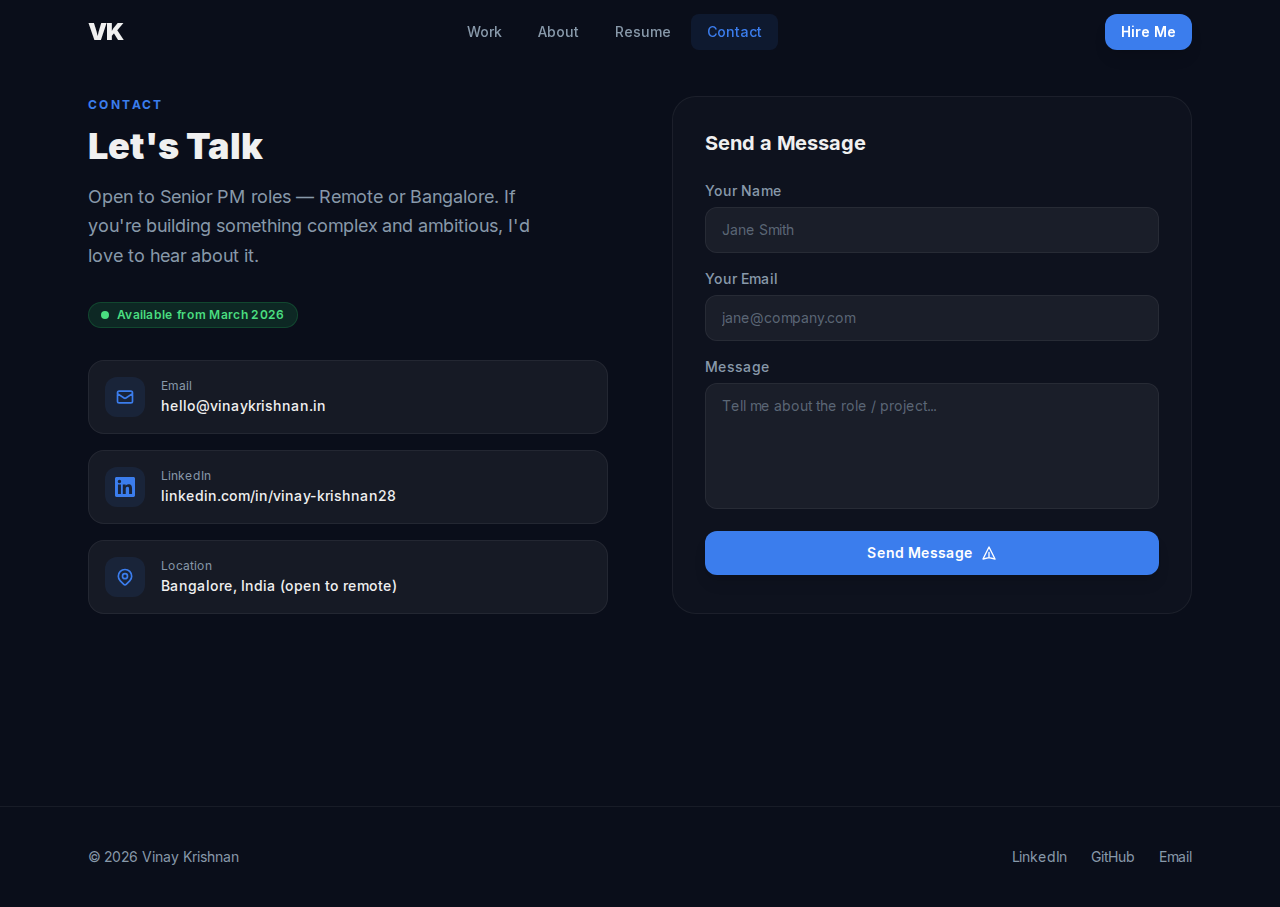
<file: contact/index.html>
<!DOCTYPE html><html lang="en" class="__variable_f367f3"><head><meta charSet="utf-8"/><meta name="viewport" content="width=device-width, initial-scale=1"/><link rel="preload" href="/_next/static/media/e4af272ccee01ff0-s.p.woff2" as="font" crossorigin="" type="font/woff2"/><link rel="stylesheet" href="/_next/static/css/4bd8a910149022f0.css" data-precedence="next"/><link rel="preload" as="script" fetchPriority="low" href="/_next/static/chunks/webpack-f7c9b11e1546b22e.js"/><script src="/_next/static/chunks/fd9d1056-1f1f859026f5f0fa.js" async=""></script><script src="/_next/static/chunks/117-a570ddc944f9fcc8.js" async=""></script><script src="/_next/static/chunks/main-app-91a181af7f953898.js" async=""></script><script src="/_next/static/chunks/972-79587ac3a2516e6a.js" async=""></script><script src="/_next/static/chunks/app/contact/page-a6790b0fedd9f7a8.js" async=""></script><script src="/_next/static/chunks/app/layout-663412f02f25a1f0.js" async=""></script><link rel="preload" href="https://www.googletagmanager.com/gtag/js?id=G-YQW6YJVK67" as="script"/><title>Contact — Vinay Krishnan</title><meta name="description" content="Get in touch with Vinay Krishnan. Open to Senior PM roles — Remote or Bangalore."/><meta property="og:title" content="Vinay Krishnan — Senior Product Manager"/><meta property="og:description" content="Senior PM who builds product systems that people trust. PokerBoss, Loco Studio, Cricket.com."/><meta property="og:url" content="https://vinaykrishnan.in/"/><meta property="og:site_name" content="Vinay Krishnan"/><meta property="og:locale" content="en_IN"/><meta property="og:type" content="website"/><meta name="twitter:card" content="summary"/><meta name="twitter:title" content="Vinay Krishnan — Senior Product Manager"/><meta name="twitter:description" content="Senior PM who builds product systems that people trust. PokerBoss, Loco Studio, Cricket.com."/><meta name="next-size-adjust"/><script src="/_next/static/chunks/polyfills-42372ed130431b0a.js" noModule=""></script></head><body class="bg-bg-primary text-text-primary min-h-screen flex flex-col"><header class="fixed top-0 left-0 right-0 z-50 transition-all duration-300 bg-transparent"><div class="max-w-6xl mx-auto px-4 sm:px-6"><div class="flex items-center justify-between h-16"><a class="text-2xl font-black text-text-primary tracking-tight hover:text-accent-blue transition-colors" href="/">VK</a><nav class="hidden md:flex items-center gap-1"><a class="px-4 py-2 rounded-lg text-sm font-medium transition-all duration-200 text-text-secondary hover:text-text-primary hover:bg-white/5" href="/work/">Work</a><a class="px-4 py-2 rounded-lg text-sm font-medium transition-all duration-200 text-text-secondary hover:text-text-primary hover:bg-white/5" href="/about/">About</a><a class="px-4 py-2 rounded-lg text-sm font-medium transition-all duration-200 text-text-secondary hover:text-text-primary hover:bg-white/5" href="/resume/">Resume</a><a class="px-4 py-2 rounded-lg text-sm font-medium transition-all duration-200 text-accent-blue bg-accent-blue/10" href="/contact/">Contact</a></nav><div class="flex items-center gap-3"><a class="inline-flex items-center justify-center font-semibold rounded-xl transition-all duration-200 focus:outline-none focus:ring-2 focus:ring-accent-blue focus:ring-offset-2 focus:ring-offset-bg-primary bg-accent-blue text-white hover:bg-blue-500 shadow-lg hover:shadow-accent-blue/25 px-4 py-2 text-sm gap-1.5 hidden md:inline-flex" href="/contact/">Hire Me</a><button class="md:hidden p-2 rounded-lg text-text-secondary hover:text-text-primary hover:bg-white/5 transition-colors" aria-label="Toggle menu"><svg class="w-5 h-5" fill="none" viewBox="0 0 24 24" stroke="currentColor"><path stroke-linecap="round" stroke-linejoin="round" stroke-width="2" d="M4 6h16M4 12h16M4 18h16"></path></svg></button></div></div></div></header><main class="flex-1"><div class="pt-24 pb-24 max-w-6xl mx-auto px-4 sm:px-6"><div class="grid grid-cols-1 lg:grid-cols-2 gap-16"><div class="space-y-8"><div><p class="section-header mb-3">Contact</p><h1 class="text-4xl font-black text-text-primary mb-4">Let&#x27;s Talk</h1><p class="text-text-secondary text-lg leading-relaxed max-w-md">Open to Senior PM roles — Remote or Bangalore. If you&#x27;re building something complex and ambitious, I&#x27;d love to hear about it.</p></div><span class="inline-flex items-center px-3 py-1 rounded-full text-xs font-semibold tracking-wide bg-green-500/15 text-green-400 border border-green-500/20 text-sm"><span class="w-2 h-2 rounded-full bg-green-400 animate-pulse mr-2"></span>Available from March 2026</span><div class="space-y-4"><a href="mailto:hello@vinaykrishnan.in" class="flex items-center gap-4 p-4 rounded-2xl bg-white/5 border border-white/[0.06] hover:border-accent-blue/20 transition-all group"><div class="w-10 h-10 rounded-xl bg-accent-blue/10 flex items-center justify-center text-accent-blue group-hover:bg-accent-blue/20 transition-colors"><svg class="w-5 h-5" fill="none" viewBox="0 0 24 24" stroke="currentColor"><path stroke-linecap="round" stroke-linejoin="round" stroke-width="2" d="M3 8l7.89 5.26a2 2 0 002.22 0L21 8M5 19h14a2 2 0 002-2V7a2 2 0 00-2-2H5a2 2 0 00-2 2v10a2 2 0 002 2z"></path></svg></div><div><div class="text-text-secondary text-xs mb-0.5">Email</div><div class="text-text-primary font-medium text-sm group-hover:text-accent-blue transition-colors">hello@vinaykrishnan.in</div></div></a><a href="https://linkedin.com/in/vinay-krishnan28" target="_blank" rel="noopener noreferrer" class="flex items-center gap-4 p-4 rounded-2xl bg-white/5 border border-white/[0.06] hover:border-accent-blue/20 transition-all group"><div class="w-10 h-10 rounded-xl bg-accent-blue/10 flex items-center justify-center text-accent-blue group-hover:bg-accent-blue/20 transition-colors"><svg class="w-5 h-5" fill="currentColor" viewBox="0 0 24 24"><path d="M20.447 20.452h-3.554v-5.569c0-1.328-.027-3.037-1.852-3.037-1.853 0-2.136 1.445-2.136 2.939v5.667H9.351V9h3.414v1.561h.046c.477-.9 1.637-1.85 3.37-1.85 3.601 0 4.267 2.37 4.267 5.455v6.286zM5.337 7.433a2.062 2.062 0 01-2.063-2.065 2.064 2.064 0 112.063 2.065zm1.782 13.019H3.555V9h3.564v11.452zM22.225 0H1.771C.792 0 0 .774 0 1.729v20.542C0 23.227.792 24 1.771 24h20.451C23.2 24 24 23.227 24 22.271V1.729C24 .774 23.2 0 22.222 0h.003z"></path></svg></div><div><div class="text-text-secondary text-xs mb-0.5">LinkedIn</div><div class="text-text-primary font-medium text-sm group-hover:text-accent-blue transition-colors">linkedin.com/in/vinay-krishnan28</div></div></a><div class="flex items-center gap-4 p-4 rounded-2xl bg-white/5 border border-white/[0.06]"><div class="w-10 h-10 rounded-xl bg-accent-blue/10 flex items-center justify-center text-accent-blue"><svg class="w-5 h-5" fill="none" viewBox="0 0 24 24" stroke="currentColor"><path stroke-linecap="round" stroke-linejoin="round" stroke-width="2" d="M17.657 16.657L13.414 20.9a1.998 1.998 0 01-2.827 0l-4.244-4.243a8 8 0 1111.314 0z"></path><path stroke-linecap="round" stroke-linejoin="round" stroke-width="2" d="M15 11a3 3 0 11-6 0 3 3 0 016 0z"></path></svg></div><div><div class="text-text-secondary text-xs mb-0.5">Location</div><div class="text-text-primary font-medium text-sm">Bangalore, India (open to remote)</div></div></div></div></div><div class="bg-white/[0.02] border border-white/[0.06] rounded-3xl p-8"><h2 class="text-xl font-bold text-text-primary mb-6">Send a Message</h2><form class="space-y-4"><div><label for="name" class="block text-sm font-medium text-text-secondary mb-1.5">Your Name</label><input id="name" type="text" required="" placeholder="Jane Smith" class="w-full bg-white/5 border border-white/[0.06] rounded-xl px-4 py-3 text-text-primary placeholder:text-text-secondary/60 focus:outline-none focus:border-accent-blue/40 focus:bg-white/[0.07] transition-all duration-200 text-sm" name="name" value=""/></div><div><label for="email" class="block text-sm font-medium text-text-secondary mb-1.5">Your Email</label><input id="email" type="email" required="" placeholder="jane@company.com" class="w-full bg-white/5 border border-white/[0.06] rounded-xl px-4 py-3 text-text-primary placeholder:text-text-secondary/60 focus:outline-none focus:border-accent-blue/40 focus:bg-white/[0.07] transition-all duration-200 text-sm" name="email" value=""/></div><div><label for="message" class="block text-sm font-medium text-text-secondary mb-1.5">Message</label><textarea id="message" name="message" required="" rows="5" placeholder="Tell me about the role / project..." class="w-full bg-white/5 border border-white/[0.06] rounded-xl px-4 py-3 text-text-primary placeholder:text-text-secondary/60 focus:outline-none focus:border-accent-blue/40 focus:bg-white/[0.07] transition-all duration-200 text-sm resize-none"></textarea></div><button type="submit" class="inline-flex items-center justify-center font-semibold rounded-xl transition-all duration-200 focus:outline-none focus:ring-2 focus:ring-accent-blue focus:ring-offset-2 focus:ring-offset-bg-primary bg-accent-blue text-white hover:bg-blue-500 shadow-lg hover:shadow-accent-blue/25 px-6 py-3 text-sm gap-2 w-full">Send Message<svg class="w-4 h-4" fill="none" viewBox="0 0 24 24" stroke="currentColor"><path stroke-linecap="round" stroke-linejoin="round" stroke-width="2" d="M12 19l9 2-9-18-9 18 9-2zm0 0v-8"></path></svg></button></form></div></div></div></main><footer class="border-t border-white/[0.06] bg-bg-primary mt-24"><div class="max-w-6xl mx-auto px-4 sm:px-6 py-10"><div class="flex flex-col sm:flex-row items-center justify-between gap-4"><p class="text-text-secondary text-sm">© 2026 Vinay Krishnan</p><div class="flex items-center gap-6"><a href="https://linkedin.com/in/vinay-krishnan28" target="_blank" rel="noopener noreferrer" class="text-text-secondary hover:text-accent-blue transition-colors text-sm">LinkedIn</a><a href="https://github.com" target="_blank" rel="noopener noreferrer" class="text-text-secondary hover:text-accent-blue transition-colors text-sm">GitHub</a><a href="mailto:hello@vinaykrishnan.in" class="text-text-secondary hover:text-accent-blue transition-colors text-sm">Email</a></div></div></div></footer><script src="/_next/static/chunks/webpack-f7c9b11e1546b22e.js" async=""></script><script>(self.__next_f=self.__next_f||[]).push([0]);self.__next_f.push([2,null])</script><script>self.__next_f.push([1,"1:HL[\"/_next/static/media/e4af272ccee01ff0-s.p.woff2\",\"font\",{\"crossOrigin\":\"\",\"type\":\"font/woff2\"}]\n2:HL[\"/_next/static/css/4bd8a910149022f0.css\",\"style\"]\n"])</script><script>self.__next_f.push([1,"3:I[2846,[],\"\"]\n5:I[2190,[\"972\",\"static/chunks/972-79587ac3a2516e6a.js\",\"327\",\"static/chunks/app/contact/page-a6790b0fedd9f7a8.js\"],\"default\"]\n6:I[4707,[],\"\"]\n7:I[6423,[],\"\"]\n8:I[8003,[\"972\",\"static/chunks/972-79587ac3a2516e6a.js\",\"185\",\"static/chunks/app/layout-663412f02f25a1f0.js\"],\"\"]\n9:I[7396,[\"972\",\"static/chunks/972-79587ac3a2516e6a.js\",\"185\",\"static/chunks/app/layout-663412f02f25a1f0.js\"],\"default\"]\nb:I[1060,[],\"\"]\nc:[]\n"])</script><script>self.__next_f.push([1,"0:[\"$\",\"$L3\",null,{\"buildId\":\"mHF3HzbFqohT0bmbndk8Q\",\"assetPrefix\":\"\",\"urlParts\":[\"\",\"contact\",\"\"],\"initialTree\":[\"\",{\"children\":[\"contact\",{\"children\":[\"__PAGE__\",{}]}]},\"$undefined\",\"$undefined\",true],\"initialSeedData\":[\"\",{\"children\":[\"contact\",{\"children\":[\"__PAGE__\",{},[[\"$L4\",[\"$\",\"div\",null,{\"className\":\"pt-24 pb-24 max-w-6xl mx-auto px-4 sm:px-6\",\"children\":[\"$\",\"div\",null,{\"className\":\"grid grid-cols-1 lg:grid-cols-2 gap-16\",\"children\":[[\"$\",\"div\",null,{\"className\":\"space-y-8\",\"children\":[[\"$\",\"div\",null,{\"children\":[[\"$\",\"p\",null,{\"className\":\"section-header mb-3\",\"children\":\"Contact\"}],[\"$\",\"h1\",null,{\"className\":\"text-4xl font-black text-text-primary mb-4\",\"children\":\"Let's Talk\"}],[\"$\",\"p\",null,{\"className\":\"text-text-secondary text-lg leading-relaxed max-w-md\",\"children\":\"Open to Senior PM roles — Remote or Bangalore. If you're building something complex and ambitious, I'd love to hear about it.\"}]]}],[\"$\",\"span\",null,{\"className\":\"inline-flex items-center px-3 py-1 rounded-full text-xs font-semibold tracking-wide bg-green-500/15 text-green-400 border border-green-500/20 text-sm\",\"children\":[[\"$\",\"span\",null,{\"className\":\"w-2 h-2 rounded-full bg-green-400 animate-pulse mr-2\"}],\"Available from March 2026\"]}],[\"$\",\"div\",null,{\"className\":\"space-y-4\",\"children\":[[\"$\",\"a\",null,{\"href\":\"mailto:hello@vinaykrishnan.in\",\"className\":\"flex items-center gap-4 p-4 rounded-2xl bg-white/5 border border-white/[0.06] hover:border-accent-blue/20 transition-all group\",\"children\":[[\"$\",\"div\",null,{\"className\":\"w-10 h-10 rounded-xl bg-accent-blue/10 flex items-center justify-center text-accent-blue group-hover:bg-accent-blue/20 transition-colors\",\"children\":[\"$\",\"svg\",null,{\"className\":\"w-5 h-5\",\"fill\":\"none\",\"viewBox\":\"0 0 24 24\",\"stroke\":\"currentColor\",\"children\":[\"$\",\"path\",null,{\"strokeLinecap\":\"round\",\"strokeLinejoin\":\"round\",\"strokeWidth\":2,\"d\":\"M3 8l7.89 5.26a2 2 0 002.22 0L21 8M5 19h14a2 2 0 002-2V7a2 2 0 00-2-2H5a2 2 0 00-2 2v10a2 2 0 002 2z\"}]}]}],[\"$\",\"div\",null,{\"children\":[[\"$\",\"div\",null,{\"className\":\"text-text-secondary text-xs mb-0.5\",\"children\":\"Email\"}],[\"$\",\"div\",null,{\"className\":\"text-text-primary font-medium text-sm group-hover:text-accent-blue transition-colors\",\"children\":\"hello@vinaykrishnan.in\"}]]}]]}],[\"$\",\"a\",null,{\"href\":\"https://linkedin.com/in/vinay-krishnan28\",\"target\":\"_blank\",\"rel\":\"noopener noreferrer\",\"className\":\"flex items-center gap-4 p-4 rounded-2xl bg-white/5 border border-white/[0.06] hover:border-accent-blue/20 transition-all group\",\"children\":[[\"$\",\"div\",null,{\"className\":\"w-10 h-10 rounded-xl bg-accent-blue/10 flex items-center justify-center text-accent-blue group-hover:bg-accent-blue/20 transition-colors\",\"children\":[\"$\",\"svg\",null,{\"className\":\"w-5 h-5\",\"fill\":\"currentColor\",\"viewBox\":\"0 0 24 24\",\"children\":[\"$\",\"path\",null,{\"d\":\"M20.447 20.452h-3.554v-5.569c0-1.328-.027-3.037-1.852-3.037-1.853 0-2.136 1.445-2.136 2.939v5.667H9.351V9h3.414v1.561h.046c.477-.9 1.637-1.85 3.37-1.85 3.601 0 4.267 2.37 4.267 5.455v6.286zM5.337 7.433a2.062 2.062 0 01-2.063-2.065 2.064 2.064 0 112.063 2.065zm1.782 13.019H3.555V9h3.564v11.452zM22.225 0H1.771C.792 0 0 .774 0 1.729v20.542C0 23.227.792 24 1.771 24h20.451C23.2 24 24 23.227 24 22.271V1.729C24 .774 23.2 0 22.222 0h.003z\"}]}]}],[\"$\",\"div\",null,{\"children\":[[\"$\",\"div\",null,{\"className\":\"text-text-secondary text-xs mb-0.5\",\"children\":\"LinkedIn\"}],[\"$\",\"div\",null,{\"className\":\"text-text-primary font-medium text-sm group-hover:text-accent-blue transition-colors\",\"children\":\"linkedin.com/in/vinay-krishnan28\"}]]}]]}],[\"$\",\"div\",null,{\"className\":\"flex items-center gap-4 p-4 rounded-2xl bg-white/5 border border-white/[0.06]\",\"children\":[[\"$\",\"div\",null,{\"className\":\"w-10 h-10 rounded-xl bg-accent-blue/10 flex items-center justify-center text-accent-blue\",\"children\":[\"$\",\"svg\",null,{\"className\":\"w-5 h-5\",\"fill\":\"none\",\"viewBox\":\"0 0 24 24\",\"stroke\":\"currentColor\",\"children\":[[\"$\",\"path\",null,{\"strokeLinecap\":\"round\",\"strokeLinejoin\":\"round\",\"strokeWidth\":2,\"d\":\"M17.657 16.657L13.414 20.9a1.998 1.998 0 01-2.827 0l-4.244-4.243a8 8 0 1111.314 0z\"}],[\"$\",\"path\",null,{\"strokeLinecap\":\"round\",\"strokeLinejoin\":\"round\",\"strokeWidth\":2,\"d\":\"M15 11a3 3 0 11-6 0 3 3 0 016 0z\"}]]}]}],[\"$\",\"div\",null,{\"children\":[[\"$\",\"div\",null,{\"className\":\"text-text-secondary text-xs mb-0.5\",\"children\":\"Location\"}],[\"$\",\"div\",null,{\"className\":\"text-text-primary font-medium text-sm\",\"children\":\"Bangalore, India (open to remote)\"}]]}]]}]]}]]}],[\"$\",\"div\",null,{\"className\":\"bg-white/[0.02] border border-white/[0.06] rounded-3xl p-8\",\"children\":[[\"$\",\"h2\",null,{\"className\":\"text-xl font-bold text-text-primary mb-6\",\"children\":\"Send a Message\"}],[\"$\",\"$L5\",null,{}]]}]]}]}],null],null],null]},[null,[\"$\",\"$L6\",null,{\"parallelRouterKey\":\"children\",\"segmentPath\":[\"children\",\"contact\",\"children\"],\"error\":\"$undefined\",\"errorStyles\":\"$undefined\",\"errorScripts\":\"$undefined\",\"template\":[\"$\",\"$L7\",null,{}],\"templateStyles\":\"$undefined\",\"templateScripts\":\"$undefined\",\"notFound\":\"$undefined\",\"notFoundStyles\":\"$undefined\"}]],null]},[[[[\"$\",\"link\",\"0\",{\"rel\":\"stylesheet\",\"href\":\"/_next/static/css/4bd8a910149022f0.css\",\"precedence\":\"next\",\"crossOrigin\":\"$undefined\"}]],[\"$\",\"html\",null,{\"lang\":\"en\",\"className\":\"__variable_f367f3\",\"children\":[[\"$\",\"head\",null,{\"children\":[[\"$\",\"$L8\",null,{\"src\":\"https://www.googletagmanager.com/gtag/js?id=G-YQW6YJVK67\",\"strategy\":\"afterInteractive\"}],[\"$\",\"$L8\",null,{\"id\":\"google-analytics\",\"strategy\":\"afterInteractive\",\"children\":\"\\n            window.dataLayer = window.dataLayer || [];\\n            function gtag(){dataLayer.push(arguments);}\\n            gtag('js', new Date());\\n            gtag('config', 'G-YQW6YJVK67');\\n          \"}]]}],[\"$\",\"body\",null,{\"className\":\"bg-bg-primary text-text-primary min-h-screen flex flex-col\",\"children\":[[\"$\",\"$L9\",null,{}],[\"$\",\"main\",null,{\"className\":\"flex-1\",\"children\":[\"$\",\"$L6\",null,{\"parallelRouterKey\":\"children\",\"segmentPath\":[\"children\"],\"error\":\"$undefined\",\"errorStyles\":\"$undefined\",\"errorScripts\":\"$undefined\",\"template\":[\"$\",\"$L7\",null,{}],\"templateStyles\":\"$undefined\",\"templateScripts\":\"$undefined\",\"notFound\":[[\"$\",\"title\",null,{\"children\":\"404: This page could not be found.\"}],[\"$\",\"div\",null,{\"style\":{\"fontFamily\":\"system-ui,\\\"Segoe UI\\\",Roboto,Helvetica,Arial,sans-serif,\\\"Apple Color Emoji\\\",\\\"Segoe UI Emoji\\\"\",\"height\":\"100vh\",\"textAlign\":\"center\",\"display\":\"flex\",\"flexDirection\":\"column\",\"alignItems\":\"center\",\"justifyContent\":\"center\"},\"children\":[\"$\",\"div\",null,{\"children\":[[\"$\",\"style\",null,{\"dangerouslySetInnerHTML\":{\"__html\":\"body{color:#000;background:#fff;margin:0}.next-error-h1{border-right:1px solid rgba(0,0,0,.3)}@media (prefers-color-scheme:dark){body{color:#fff;background:#000}.next-error-h1{border-right:1px solid rgba(255,255,255,.3)}}\"}}],[\"$\",\"h1\",null,{\"className\":\"next-error-h1\",\"style\":{\"display\":\"inline-block\",\"margin\":\"0 20px 0 0\",\"padding\":\"0 23px 0 0\",\"fontSize\":24,\"fontWeight\":500,\"verticalAlign\":\"top\",\"lineHeight\":\"49px\"},\"children\":\"404\"}],[\"$\",\"div\",null,{\"style\":{\"display\":\"inline-block\"},\"children\":[\"$\",\"h2\",null,{\"style\":{\"fontSize\":14,\"fontWeight\":400,\"lineHeight\":\"49px\",\"margin\":0},\"children\":\"This page could not be found.\"}]}]]}]}]],\"notFoundStyles\":[]}]}],[\"$\",\"footer\",null,{\"className\":\"border-t border-white/[0.06] bg-bg-primary mt-24\",\"children\":[\"$\",\"div\",null,{\"className\":\"max-w-6xl mx-auto px-4 sm:px-6 py-10\",\"children\":[\"$\",\"div\",null,{\"className\":\"flex flex-col sm:flex-row items-center justify-between gap-4\",\"children\":[[\"$\",\"p\",null,{\"className\":\"text-text-secondary text-sm\",\"children\":\"© 2026 Vinay Krishnan\"}],[\"$\",\"div\",null,{\"className\":\"flex items-center gap-6\",\"children\":[[\"$\",\"a\",null,{\"href\":\"https://linkedin.com/in/vinay-krishnan28\",\"target\":\"_blank\",\"rel\":\"noopener noreferrer\",\"className\":\"text-text-secondary hover:text-accent-blue transition-colors text-sm\",\"children\":\"LinkedIn\"}],[\"$\",\"a\",null,{\"href\":\"https://github.com\",\"target\":\"_blank\",\"rel\":\"noopener noreferrer\",\"className\":\"text-text-secondary hover:text-accent-blue transition-colors text-sm\",\"children\":\"GitHub\"}],[\"$\",\"a\",null,{\"href\":\"mailto:hello@vinaykrishnan.in\",\"className\":\"text-text-secondary hover:text-accent-blue transition-colors text-sm\",\"children\":\"Email\"}]]}]]}]}]}]]}]]}]],null],null],\"couldBeIntercepted\":false,\"initialHead\":[null,\"$La\"],\"globalErrorComponent\":\"$b\",\"missingSlots\":\"$Wc\"}]\n"])</script><script>self.__next_f.push([1,"a:[[\"$\",\"meta\",\"0\",{\"name\":\"viewport\",\"content\":\"width=device-width, initial-scale=1\"}],[\"$\",\"meta\",\"1\",{\"charSet\":\"utf-8\"}],[\"$\",\"title\",\"2\",{\"children\":\"Contact — Vinay Krishnan\"}],[\"$\",\"meta\",\"3\",{\"name\":\"description\",\"content\":\"Get in touch with Vinay Krishnan. Open to Senior PM roles — Remote or Bangalore.\"}],[\"$\",\"meta\",\"4\",{\"property\":\"og:title\",\"content\":\"Vinay Krishnan — Senior Product Manager\"}],[\"$\",\"meta\",\"5\",{\"property\":\"og:description\",\"content\":\"Senior PM who builds product systems that people trust. PokerBoss, Loco Studio, Cricket.com.\"}],[\"$\",\"meta\",\"6\",{\"property\":\"og:url\",\"content\":\"https://vinaykrishnan.in/\"}],[\"$\",\"meta\",\"7\",{\"property\":\"og:site_name\",\"content\":\"Vinay Krishnan\"}],[\"$\",\"meta\",\"8\",{\"property\":\"og:locale\",\"content\":\"en_IN\"}],[\"$\",\"meta\",\"9\",{\"property\":\"og:type\",\"content\":\"website\"}],[\"$\",\"meta\",\"10\",{\"name\":\"twitter:card\",\"content\":\"summary\"}],[\"$\",\"meta\",\"11\",{\"name\":\"twitter:title\",\"content\":\"Vinay Krishnan — Senior Product Manager\"}],[\"$\",\"meta\",\"12\",{\"name\":\"twitter:description\",\"content\":\"Senior PM who builds product systems that people trust. PokerBoss, Loco Studio, Cricket.com.\"}],[\"$\",\"meta\",\"13\",{\"name\":\"next-size-adjust\"}]]\n4:null\n"])</script></body></html>
</file>
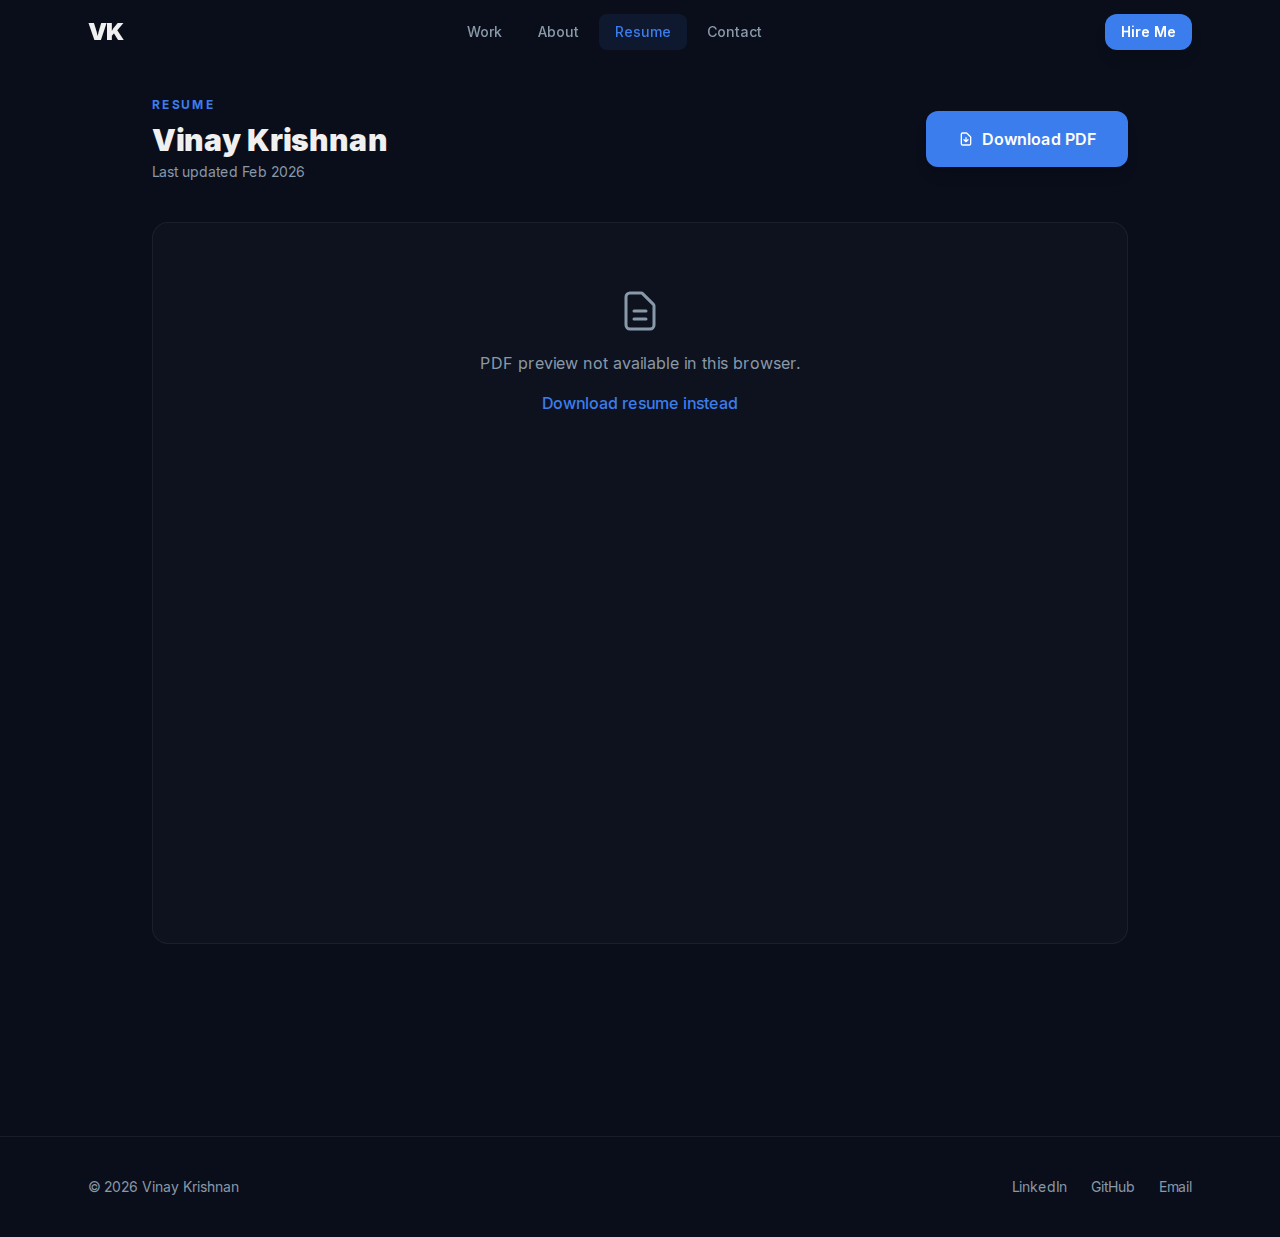
<file: resume/index.html>
<!DOCTYPE html><html lang="en" class="__variable_f367f3"><head><meta charSet="utf-8"/><meta name="viewport" content="width=device-width, initial-scale=1"/><link rel="preload" href="/_next/static/media/e4af272ccee01ff0-s.p.woff2" as="font" crossorigin="" type="font/woff2"/><link rel="stylesheet" href="/_next/static/css/4bd8a910149022f0.css" data-precedence="next"/><link rel="preload" as="script" fetchPriority="low" href="/_next/static/chunks/webpack-f7c9b11e1546b22e.js"/><script src="/_next/static/chunks/fd9d1056-1f1f859026f5f0fa.js" async=""></script><script src="/_next/static/chunks/117-a570ddc944f9fcc8.js" async=""></script><script src="/_next/static/chunks/main-app-91a181af7f953898.js" async=""></script><script src="/_next/static/chunks/972-79587ac3a2516e6a.js" async=""></script><script src="/_next/static/chunks/app/resume/page-1a182f427274c5f2.js" async=""></script><script src="/_next/static/chunks/app/layout-663412f02f25a1f0.js" async=""></script><link rel="preload" href="https://www.googletagmanager.com/gtag/js?id=G-YQW6YJVK67" as="script"/><title>Resume — Vinay Krishnan</title><meta name="description" content="Resume of Vinay Krishnan, Senior Product Manager."/><meta property="og:title" content="Vinay Krishnan — Senior Product Manager"/><meta property="og:description" content="Senior PM who builds product systems that people trust. PokerBoss, Loco Studio, Cricket.com."/><meta property="og:url" content="https://vinaykrishnan.in/"/><meta property="og:site_name" content="Vinay Krishnan"/><meta property="og:locale" content="en_IN"/><meta property="og:type" content="website"/><meta name="twitter:card" content="summary"/><meta name="twitter:title" content="Vinay Krishnan — Senior Product Manager"/><meta name="twitter:description" content="Senior PM who builds product systems that people trust. PokerBoss, Loco Studio, Cricket.com."/><meta name="next-size-adjust"/><script src="/_next/static/chunks/polyfills-42372ed130431b0a.js" noModule=""></script></head><body class="bg-bg-primary text-text-primary min-h-screen flex flex-col"><header class="fixed top-0 left-0 right-0 z-50 transition-all duration-300 bg-transparent"><div class="max-w-6xl mx-auto px-4 sm:px-6"><div class="flex items-center justify-between h-16"><a class="text-2xl font-black text-text-primary tracking-tight hover:text-accent-blue transition-colors" href="/">VK</a><nav class="hidden md:flex items-center gap-1"><a class="px-4 py-2 rounded-lg text-sm font-medium transition-all duration-200 text-text-secondary hover:text-text-primary hover:bg-white/5" href="/work/">Work</a><a class="px-4 py-2 rounded-lg text-sm font-medium transition-all duration-200 text-text-secondary hover:text-text-primary hover:bg-white/5" href="/about/">About</a><a class="px-4 py-2 rounded-lg text-sm font-medium transition-all duration-200 text-accent-blue bg-accent-blue/10" href="/resume/">Resume</a><a class="px-4 py-2 rounded-lg text-sm font-medium transition-all duration-200 text-text-secondary hover:text-text-primary hover:bg-white/5" href="/contact/">Contact</a></nav><div class="flex items-center gap-3"><a class="inline-flex items-center justify-center font-semibold rounded-xl transition-all duration-200 focus:outline-none focus:ring-2 focus:ring-accent-blue focus:ring-offset-2 focus:ring-offset-bg-primary bg-accent-blue text-white hover:bg-blue-500 shadow-lg hover:shadow-accent-blue/25 px-4 py-2 text-sm gap-1.5 hidden md:inline-flex" href="/contact/">Hire Me</a><button class="md:hidden p-2 rounded-lg text-text-secondary hover:text-text-primary hover:bg-white/5 transition-colors" aria-label="Toggle menu"><svg class="w-5 h-5" fill="none" viewBox="0 0 24 24" stroke="currentColor"><path stroke-linecap="round" stroke-linejoin="round" stroke-width="2" d="M4 6h16M4 12h16M4 18h16"></path></svg></button></div></div></div></header><main class="flex-1"><div class="pt-24 pb-24 max-w-5xl mx-auto px-4 sm:px-6"><div class="flex flex-col sm:flex-row items-start sm:items-center justify-between gap-6 mb-10"><div><p class="section-header mb-2">Resume</p><h1 class="text-3xl font-black text-text-primary">Vinay Krishnan</h1><p class="text-text-secondary mt-1 text-sm">Last updated Feb 2026</p></div><a href="/Vinay_Krishnan_Resume.pdf" target="_blank" rel="noopener noreferrer" download="Vinay_Krishnan_Resume.pdf" class="inline-flex items-center justify-center font-semibold rounded-xl transition-all duration-200 focus:outline-none focus:ring-2 focus:ring-accent-blue focus:ring-offset-2 focus:ring-offset-bg-primary bg-accent-blue text-white hover:bg-blue-500 shadow-lg hover:shadow-accent-blue/25 px-8 py-4 text-base gap-2 "><svg class="w-4 h-4" fill="none" viewBox="0 0 24 24" stroke="currentColor"><path stroke-linecap="round" stroke-linejoin="round" stroke-width="2" d="M12 10v6m0 0l-3-3m3 3l3-3m2 8H7a2 2 0 01-2-2V5a2 2 0 012-2h5.586a1 1 0 01.707.293l5.414 5.414a1 1 0 01.293.707V19a2 2 0 01-2 2z"></path></svg>Download PDF</a></div><div class="w-full rounded-2xl overflow-hidden border border-white/[0.06] bg-white/[0.02]"><object data="/Vinay_Krishnan_Resume.pdf" type="application/pdf" class="w-full" style="height:80vh;min-height:600px" aria-label="Vinay Krishnan Resume PDF"><div class="flex flex-col items-center justify-center h-64 gap-4 text-text-secondary"><svg class="w-12 h-12" fill="none" viewBox="0 0 24 24" stroke="currentColor"><path stroke-linecap="round" stroke-linejoin="round" stroke-width="1.5" d="M9 12h6m-6 4h6m2 5H7a2 2 0 01-2-2V5a2 2 0 012-2h5.586a1 1 0 01.707.293l5.414 5.414a1 1 0 01.293.707V19a2 2 0 01-2 2z"></path></svg><p>PDF preview not available in this browser.</p><a href="/Vinay_Krishnan_Resume.pdf" download="Vinay_Krishnan_Resume.pdf" class="text-accent-blue hover:underline font-medium">Download resume instead</a></div></object></div></div></main><footer class="border-t border-white/[0.06] bg-bg-primary mt-24"><div class="max-w-6xl mx-auto px-4 sm:px-6 py-10"><div class="flex flex-col sm:flex-row items-center justify-between gap-4"><p class="text-text-secondary text-sm">© 2026 Vinay Krishnan</p><div class="flex items-center gap-6"><a href="https://linkedin.com/in/vinay-krishnan28" target="_blank" rel="noopener noreferrer" class="text-text-secondary hover:text-accent-blue transition-colors text-sm">LinkedIn</a><a href="https://github.com" target="_blank" rel="noopener noreferrer" class="text-text-secondary hover:text-accent-blue transition-colors text-sm">GitHub</a><a href="mailto:hello@vinaykrishnan.in" class="text-text-secondary hover:text-accent-blue transition-colors text-sm">Email</a></div></div></div></footer><script src="/_next/static/chunks/webpack-f7c9b11e1546b22e.js" async=""></script><script>(self.__next_f=self.__next_f||[]).push([0]);self.__next_f.push([2,null])</script><script>self.__next_f.push([1,"1:HL[\"/_next/static/media/e4af272ccee01ff0-s.p.woff2\",\"font\",{\"crossOrigin\":\"\",\"type\":\"font/woff2\"}]\n2:HL[\"/_next/static/css/4bd8a910149022f0.css\",\"style\"]\n"])</script><script>self.__next_f.push([1,"3:I[2846,[],\"\"]\n5:I[4630,[\"972\",\"static/chunks/972-79587ac3a2516e6a.js\",\"890\",\"static/chunks/app/resume/page-1a182f427274c5f2.js\"],\"default\"]\n6:I[4707,[],\"\"]\n7:I[6423,[],\"\"]\n8:I[8003,[\"972\",\"static/chunks/972-79587ac3a2516e6a.js\",\"185\",\"static/chunks/app/layout-663412f02f25a1f0.js\"],\"\"]\n9:I[7396,[\"972\",\"static/chunks/972-79587ac3a2516e6a.js\",\"185\",\"static/chunks/app/layout-663412f02f25a1f0.js\"],\"default\"]\nb:I[1060,[],\"\"]\nc:[]\n"])</script><script>self.__next_f.push([1,"0:[\"$\",\"$L3\",null,{\"buildId\":\"mHF3HzbFqohT0bmbndk8Q\",\"assetPrefix\":\"\",\"urlParts\":[\"\",\"resume\",\"\"],\"initialTree\":[\"\",{\"children\":[\"resume\",{\"children\":[\"__PAGE__\",{}]}]},\"$undefined\",\"$undefined\",true],\"initialSeedData\":[\"\",{\"children\":[\"resume\",{\"children\":[\"__PAGE__\",{},[[\"$L4\",[\"$\",\"div\",null,{\"className\":\"pt-24 pb-24 max-w-5xl mx-auto px-4 sm:px-6\",\"children\":[[\"$\",\"div\",null,{\"className\":\"flex flex-col sm:flex-row items-start sm:items-center justify-between gap-6 mb-10\",\"children\":[[\"$\",\"div\",null,{\"children\":[[\"$\",\"p\",null,{\"className\":\"section-header mb-2\",\"children\":\"Resume\"}],[\"$\",\"h1\",null,{\"className\":\"text-3xl font-black text-text-primary\",\"children\":\"Vinay Krishnan\"}],[\"$\",\"p\",null,{\"className\":\"text-text-secondary mt-1 text-sm\",\"children\":\"Last updated Feb 2026\"}]]}],[\"$\",\"a\",null,{\"href\":\"/Vinay_Krishnan_Resume.pdf\",\"target\":\"_blank\",\"rel\":\"noopener noreferrer\",\"download\":\"Vinay_Krishnan_Resume.pdf\",\"className\":\"inline-flex items-center justify-center font-semibold rounded-xl transition-all duration-200 focus:outline-none focus:ring-2 focus:ring-accent-blue focus:ring-offset-2 focus:ring-offset-bg-primary bg-accent-blue text-white hover:bg-blue-500 shadow-lg hover:shadow-accent-blue/25 px-8 py-4 text-base gap-2 \",\"children\":[[\"$\",\"svg\",null,{\"className\":\"w-4 h-4\",\"fill\":\"none\",\"viewBox\":\"0 0 24 24\",\"stroke\":\"currentColor\",\"children\":[\"$\",\"path\",null,{\"strokeLinecap\":\"round\",\"strokeLinejoin\":\"round\",\"strokeWidth\":2,\"d\":\"M12 10v6m0 0l-3-3m3 3l3-3m2 8H7a2 2 0 01-2-2V5a2 2 0 012-2h5.586a1 1 0 01.707.293l5.414 5.414a1 1 0 01.293.707V19a2 2 0 01-2 2z\"}]}],\"Download PDF\"]}]]}],[\"$\",\"$L5\",null,{}]]}],null],null],null]},[null,[\"$\",\"$L6\",null,{\"parallelRouterKey\":\"children\",\"segmentPath\":[\"children\",\"resume\",\"children\"],\"error\":\"$undefined\",\"errorStyles\":\"$undefined\",\"errorScripts\":\"$undefined\",\"template\":[\"$\",\"$L7\",null,{}],\"templateStyles\":\"$undefined\",\"templateScripts\":\"$undefined\",\"notFound\":\"$undefined\",\"notFoundStyles\":\"$undefined\"}]],null]},[[[[\"$\",\"link\",\"0\",{\"rel\":\"stylesheet\",\"href\":\"/_next/static/css/4bd8a910149022f0.css\",\"precedence\":\"next\",\"crossOrigin\":\"$undefined\"}]],[\"$\",\"html\",null,{\"lang\":\"en\",\"className\":\"__variable_f367f3\",\"children\":[[\"$\",\"head\",null,{\"children\":[[\"$\",\"$L8\",null,{\"src\":\"https://www.googletagmanager.com/gtag/js?id=G-YQW6YJVK67\",\"strategy\":\"afterInteractive\"}],[\"$\",\"$L8\",null,{\"id\":\"google-analytics\",\"strategy\":\"afterInteractive\",\"children\":\"\\n            window.dataLayer = window.dataLayer || [];\\n            function gtag(){dataLayer.push(arguments);}\\n            gtag('js', new Date());\\n            gtag('config', 'G-YQW6YJVK67');\\n          \"}]]}],[\"$\",\"body\",null,{\"className\":\"bg-bg-primary text-text-primary min-h-screen flex flex-col\",\"children\":[[\"$\",\"$L9\",null,{}],[\"$\",\"main\",null,{\"className\":\"flex-1\",\"children\":[\"$\",\"$L6\",null,{\"parallelRouterKey\":\"children\",\"segmentPath\":[\"children\"],\"error\":\"$undefined\",\"errorStyles\":\"$undefined\",\"errorScripts\":\"$undefined\",\"template\":[\"$\",\"$L7\",null,{}],\"templateStyles\":\"$undefined\",\"templateScripts\":\"$undefined\",\"notFound\":[[\"$\",\"title\",null,{\"children\":\"404: This page could not be found.\"}],[\"$\",\"div\",null,{\"style\":{\"fontFamily\":\"system-ui,\\\"Segoe UI\\\",Roboto,Helvetica,Arial,sans-serif,\\\"Apple Color Emoji\\\",\\\"Segoe UI Emoji\\\"\",\"height\":\"100vh\",\"textAlign\":\"center\",\"display\":\"flex\",\"flexDirection\":\"column\",\"alignItems\":\"center\",\"justifyContent\":\"center\"},\"children\":[\"$\",\"div\",null,{\"children\":[[\"$\",\"style\",null,{\"dangerouslySetInnerHTML\":{\"__html\":\"body{color:#000;background:#fff;margin:0}.next-error-h1{border-right:1px solid rgba(0,0,0,.3)}@media (prefers-color-scheme:dark){body{color:#fff;background:#000}.next-error-h1{border-right:1px solid rgba(255,255,255,.3)}}\"}}],[\"$\",\"h1\",null,{\"className\":\"next-error-h1\",\"style\":{\"display\":\"inline-block\",\"margin\":\"0 20px 0 0\",\"padding\":\"0 23px 0 0\",\"fontSize\":24,\"fontWeight\":500,\"verticalAlign\":\"top\",\"lineHeight\":\"49px\"},\"children\":\"404\"}],[\"$\",\"div\",null,{\"style\":{\"display\":\"inline-block\"},\"children\":[\"$\",\"h2\",null,{\"style\":{\"fontSize\":14,\"fontWeight\":400,\"lineHeight\":\"49px\",\"margin\":0},\"children\":\"This page could not be found.\"}]}]]}]}]],\"notFoundStyles\":[]}]}],[\"$\",\"footer\",null,{\"className\":\"border-t border-white/[0.06] bg-bg-primary mt-24\",\"children\":[\"$\",\"div\",null,{\"className\":\"max-w-6xl mx-auto px-4 sm:px-6 py-10\",\"children\":[\"$\",\"div\",null,{\"className\":\"flex flex-col sm:flex-row items-center justify-between gap-4\",\"children\":[[\"$\",\"p\",null,{\"className\":\"text-text-secondary text-sm\",\"children\":\"© 2026 Vinay Krishnan\"}],[\"$\",\"div\",null,{\"className\":\"flex items-center gap-6\",\"children\":[[\"$\",\"a\",null,{\"href\":\"https://linkedin.com/in/vinay-krishnan28\",\"target\":\"_blank\",\"rel\":\"noopener noreferrer\",\"className\":\"text-text-secondary hover:text-accent-blue transition-colors text-sm\",\"children\":\"LinkedIn\"}],[\"$\",\"a\",null,{\"href\":\"https://github.com\",\"target\":\"_blank\",\"rel\":\"noopener noreferrer\",\"className\":\"text-text-secondary hover:text-accent-blue transition-colors text-sm\",\"children\":\"GitHub\"}],[\"$\",\"a\",null,{\"href\":\"mailto:hello@vinaykrishnan.in\",\"className\":\"text-text-secondary hover:text-accent-blue transition-colors text-sm\",\"children\":\"Email\"}]]}]]}]}]}]]}]]}]],null],null],\"couldBeIntercepted\":false,\"initialHead\":[null,\"$La\"],\"globalErrorComponent\":\"$b\",\"missingSlots\":\"$Wc\"}]\n"])</script><script>self.__next_f.push([1,"a:[[\"$\",\"meta\",\"0\",{\"name\":\"viewport\",\"content\":\"width=device-width, initial-scale=1\"}],[\"$\",\"meta\",\"1\",{\"charSet\":\"utf-8\"}],[\"$\",\"title\",\"2\",{\"children\":\"Resume — Vinay Krishnan\"}],[\"$\",\"meta\",\"3\",{\"name\":\"description\",\"content\":\"Resume of Vinay Krishnan, Senior Product Manager.\"}],[\"$\",\"meta\",\"4\",{\"property\":\"og:title\",\"content\":\"Vinay Krishnan — Senior Product Manager\"}],[\"$\",\"meta\",\"5\",{\"property\":\"og:description\",\"content\":\"Senior PM who builds product systems that people trust. PokerBoss, Loco Studio, Cricket.com.\"}],[\"$\",\"meta\",\"6\",{\"property\":\"og:url\",\"content\":\"https://vinaykrishnan.in/\"}],[\"$\",\"meta\",\"7\",{\"property\":\"og:site_name\",\"content\":\"Vinay Krishnan\"}],[\"$\",\"meta\",\"8\",{\"property\":\"og:locale\",\"content\":\"en_IN\"}],[\"$\",\"meta\",\"9\",{\"property\":\"og:type\",\"content\":\"website\"}],[\"$\",\"meta\",\"10\",{\"name\":\"twitter:card\",\"content\":\"summary\"}],[\"$\",\"meta\",\"11\",{\"name\":\"twitter:title\",\"content\":\"Vinay Krishnan — Senior Product Manager\"}],[\"$\",\"meta\",\"12\",{\"name\":\"twitter:description\",\"content\":\"Senior PM who builds product systems that people trust. PokerBoss, Loco Studio, Cricket.com.\"}],[\"$\",\"meta\",\"13\",{\"name\":\"next-size-adjust\"}]]\n4:null\n"])</script></body></html>
</file>
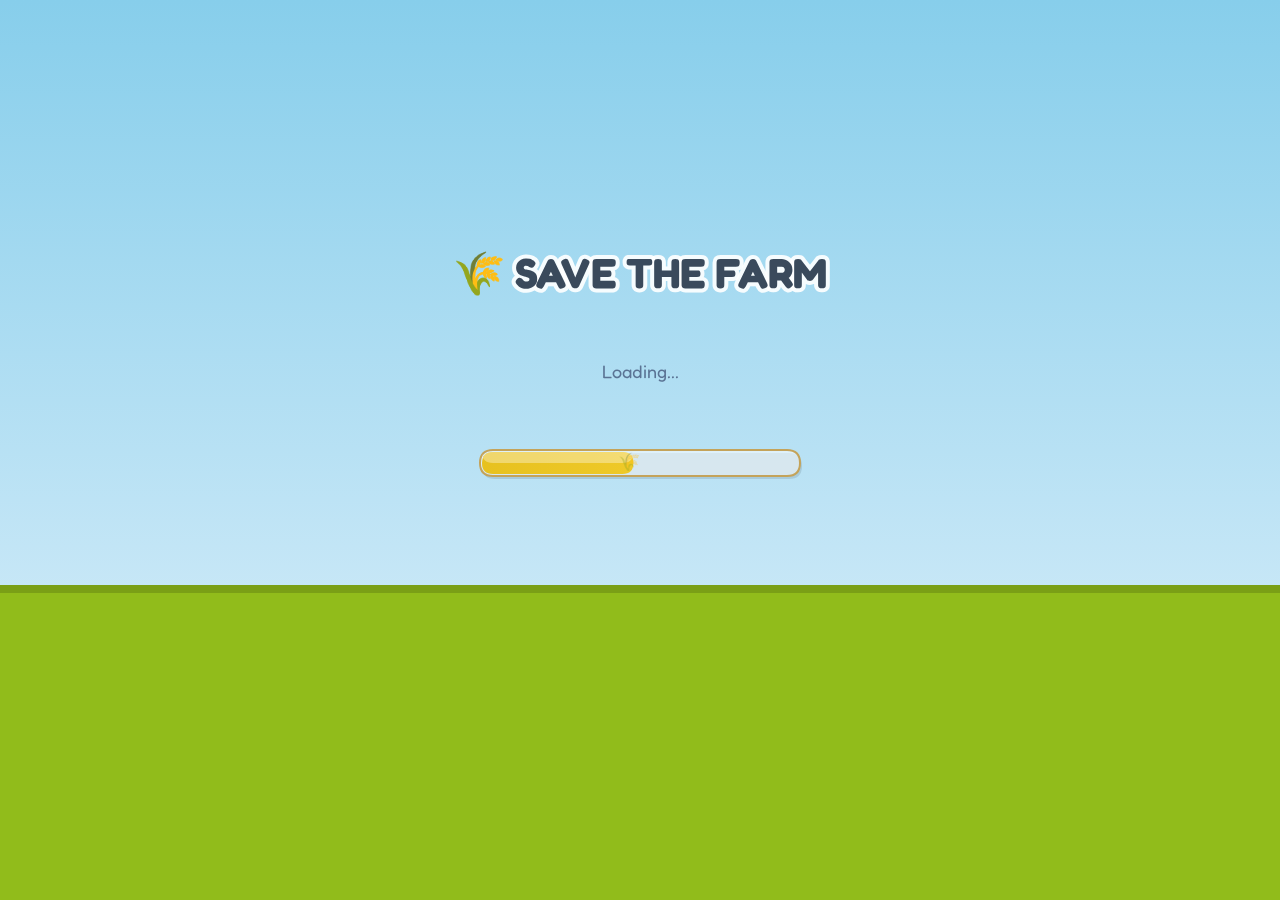
<file: savethefarm/index.html>
<!DOCTYPE html>
<html lang="en">
<head>
  <meta charset="UTF-8" />
  <meta name="viewport" content="width=device-width, initial-scale=1.0, maximum-scale=1.0, user-scalable=no" />
  <meta name="theme-color" content="#87CEEB" />
  <meta name="description" content="Save the Farm — A FarmVille-style crop protection minigame. Send Rex to chase away pests!" />
  <title>Save the Farm 🐕</title>

  <!-- FarmVille-style font -->
  <link rel="preconnect" href="https://fonts.googleapis.com" />
  <link rel="preconnect" href="https://fonts.gstatic.com" crossorigin />
  <link href="https://fonts.googleapis.com/css2?family=Fredoka+One&display=swap" rel="stylesheet" />

  <!-- Styles -->
  <link rel="stylesheet" href="css/styles.css" />
</head>
<body>
  <!-- Font preload element so Fredoka One is ready before canvas first draw -->
  <div id="fontPreload">A</div>

  <!-- Main canvas — game renders entirely here -->
  <canvas id="gameCanvas"></canvas>

  <!-- Pause button — HTML overlay so it stays accessible -->
  <button id="pauseBtn" aria-label="Pause game" title="Pause">⏸</button>

  <!-- Landscape orientation warning — shown via CSS media query -->
  <div id="landscapeWarning" aria-live="polite">
    <div class="lw-icon">📱</div>
    <div class="lw-text">Rotate your phone to play!</div>
  </div>

  <!-- Game scripts — order matters -->
  <script src="js/config.js"></script>
  <script src="js/audio.js"></script>
  <script src="js/entities.js"></script>
  <script src="js/sprites.js"></script>
  <script src="js/spawner.js"></script>
  <script src="js/ui.js"></script>
  <script src="js/game.js"></script>
</body>
</html>
</file>
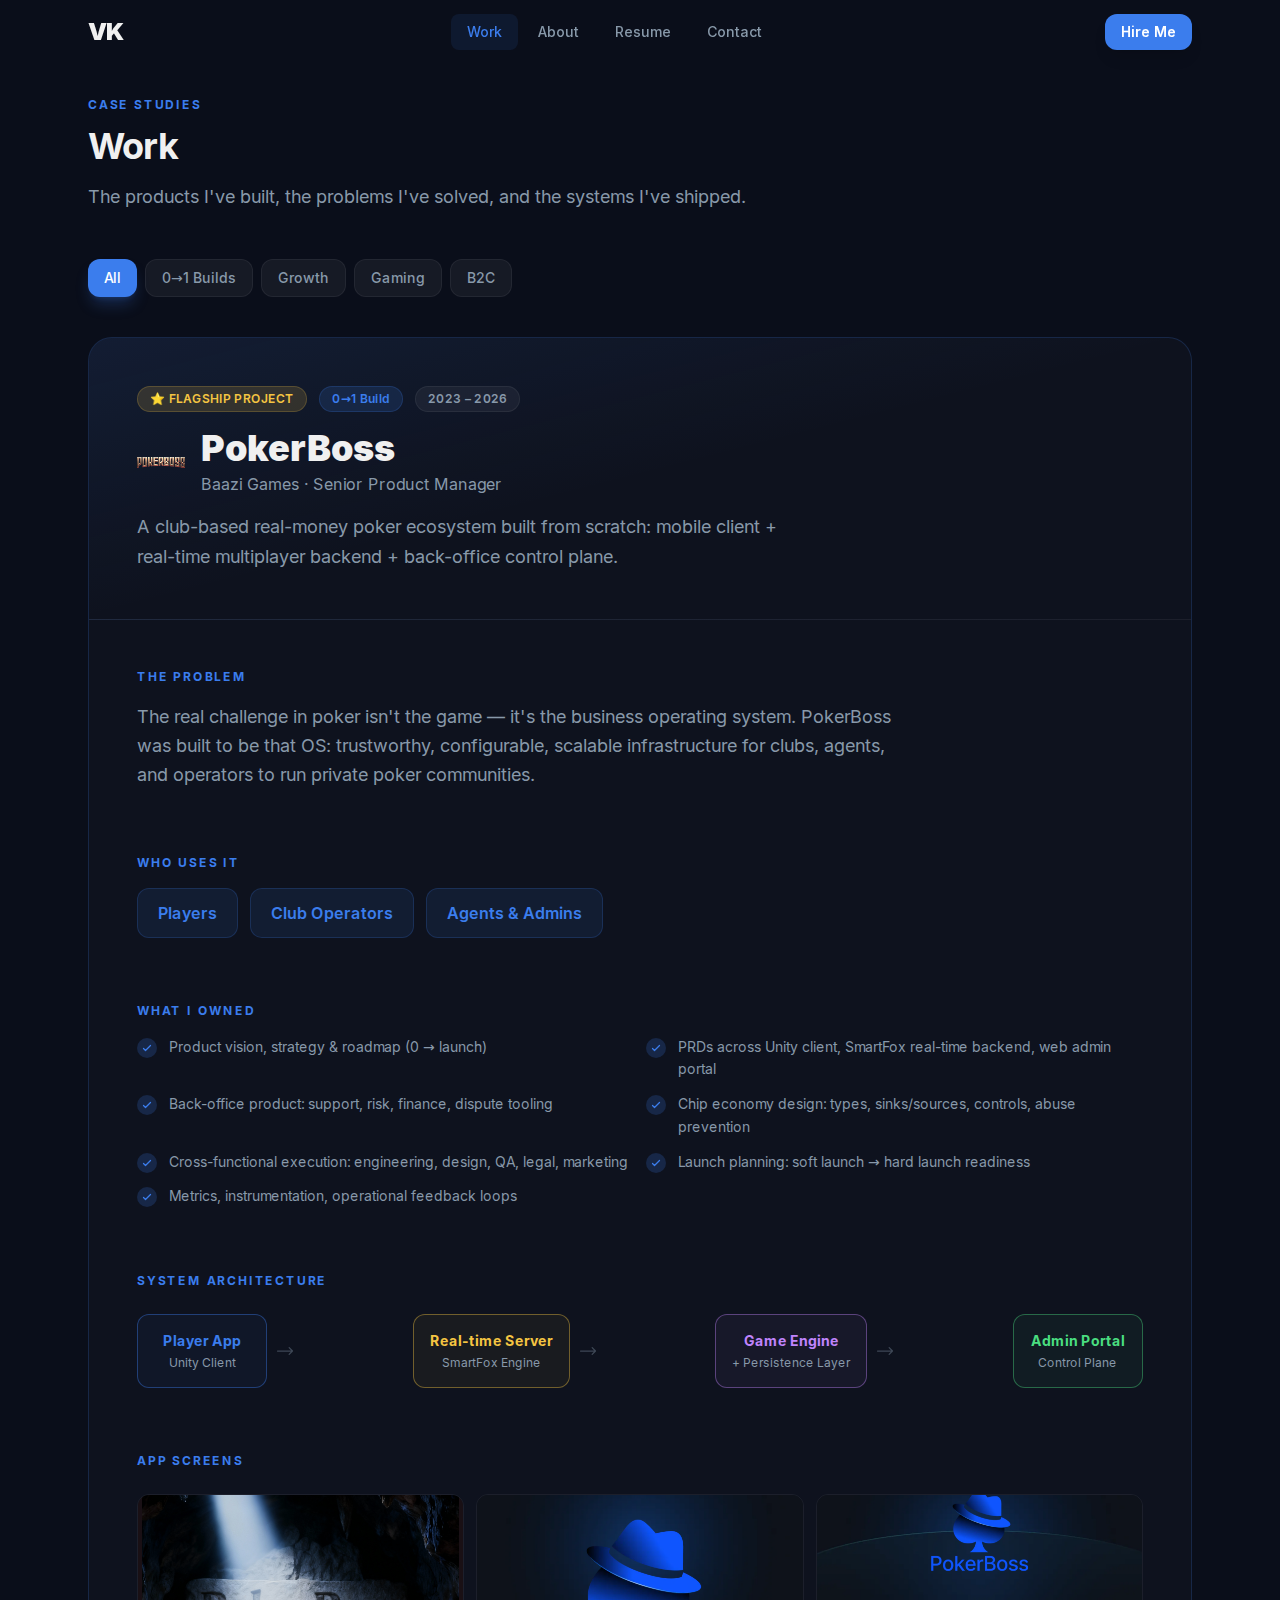
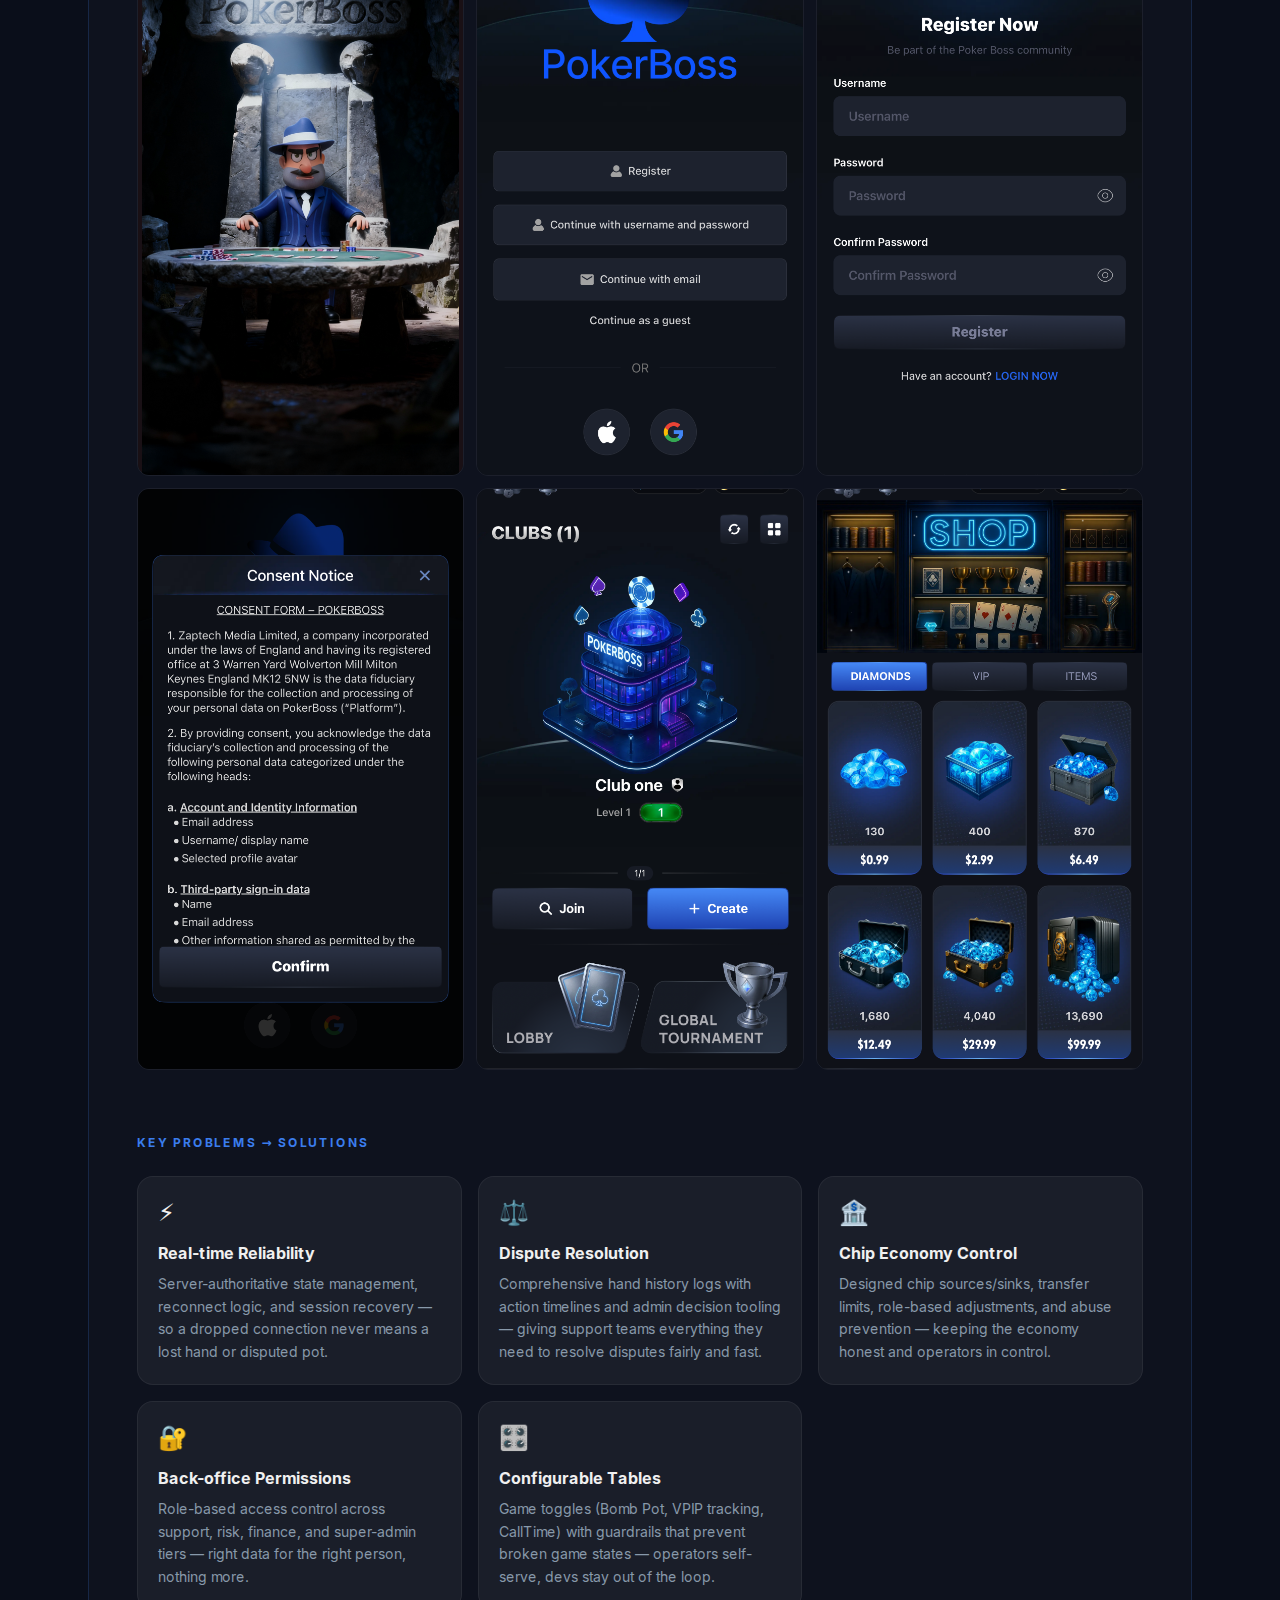
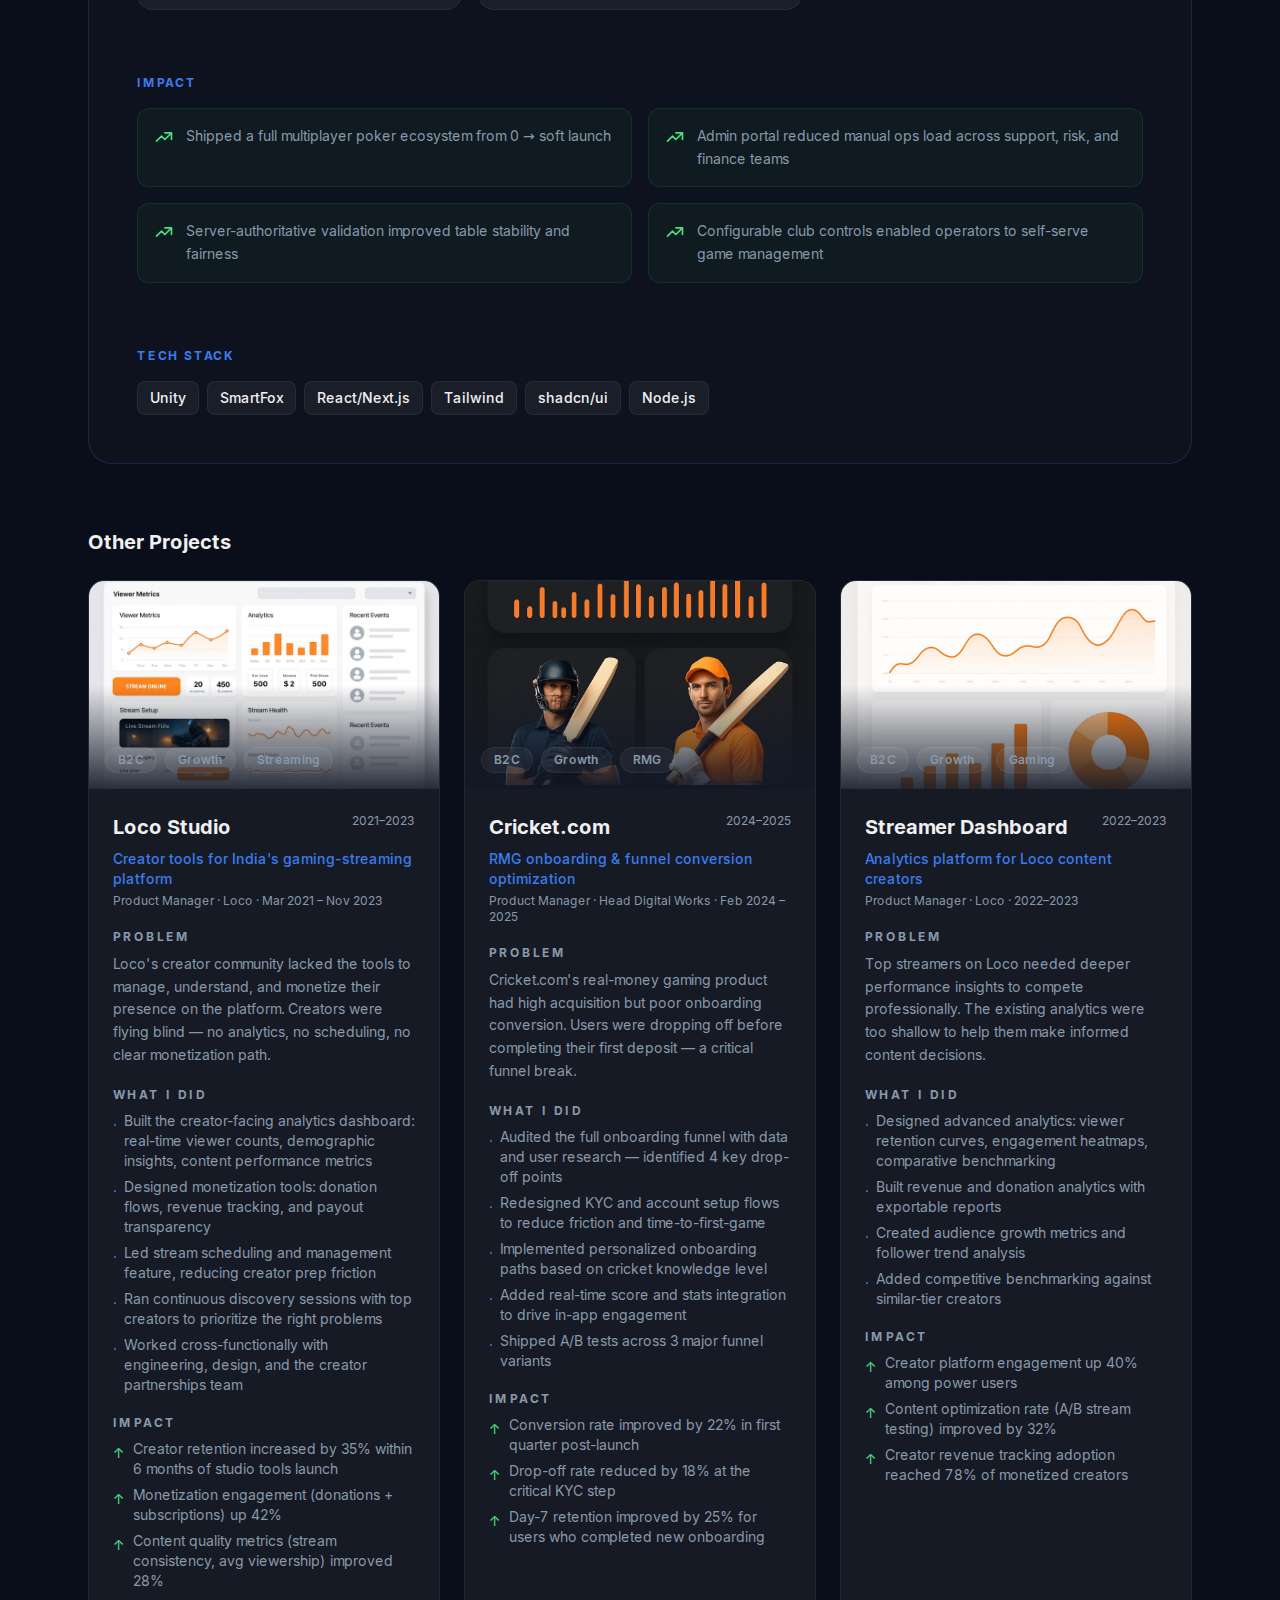
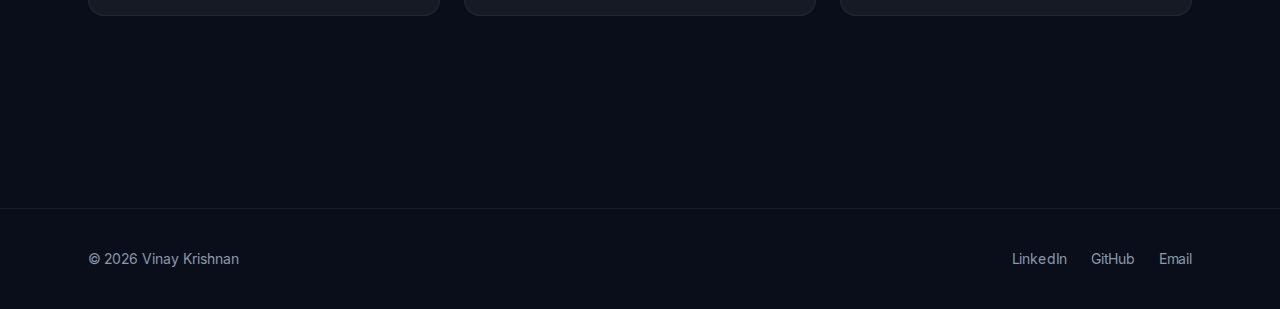
<file: work/index.html>
<!DOCTYPE html><html lang="en" class="__variable_f367f3"><head><meta charSet="utf-8"/><meta name="viewport" content="width=device-width, initial-scale=1"/><link rel="preload" href="/_next/static/media/e4af272ccee01ff0-s.p.woff2" as="font" crossorigin="" type="font/woff2"/><link rel="stylesheet" href="/_next/static/css/4bd8a910149022f0.css" data-precedence="next"/><link rel="preload" as="script" fetchPriority="low" href="/_next/static/chunks/webpack-f7c9b11e1546b22e.js"/><script src="/_next/static/chunks/fd9d1056-1f1f859026f5f0fa.js" async=""></script><script src="/_next/static/chunks/117-a570ddc944f9fcc8.js" async=""></script><script src="/_next/static/chunks/main-app-91a181af7f953898.js" async=""></script><script src="/_next/static/chunks/878-3e87ffd479735e4e.js" async=""></script><script src="/_next/static/chunks/app/work/page-fd7b1ce222bba2a5.js" async=""></script><script src="/_next/static/chunks/972-79587ac3a2516e6a.js" async=""></script><script src="/_next/static/chunks/app/layout-663412f02f25a1f0.js" async=""></script><link rel="preload" href="https://www.googletagmanager.com/gtag/js?id=G-YQW6YJVK67" as="script"/><title>Work — Vinay Krishnan</title><meta name="description" content="Case studies and product work by Vinay Krishnan — PokerBoss, Loco Studio, Cricket.com and more."/><meta property="og:title" content="Vinay Krishnan — Senior Product Manager"/><meta property="og:description" content="Senior PM who builds product systems that people trust. PokerBoss, Loco Studio, Cricket.com."/><meta property="og:url" content="https://vinaykrishnan.in/"/><meta property="og:site_name" content="Vinay Krishnan"/><meta property="og:locale" content="en_IN"/><meta property="og:type" content="website"/><meta name="twitter:card" content="summary"/><meta name="twitter:title" content="Vinay Krishnan — Senior Product Manager"/><meta name="twitter:description" content="Senior PM who builds product systems that people trust. PokerBoss, Loco Studio, Cricket.com."/><meta name="next-size-adjust"/><script src="/_next/static/chunks/polyfills-42372ed130431b0a.js" noModule=""></script></head><body class="bg-bg-primary text-text-primary min-h-screen flex flex-col"><header class="fixed top-0 left-0 right-0 z-50 transition-all duration-300 bg-transparent"><div class="max-w-6xl mx-auto px-4 sm:px-6"><div class="flex items-center justify-between h-16"><a class="text-2xl font-black text-text-primary tracking-tight hover:text-accent-blue transition-colors" href="/">VK</a><nav class="hidden md:flex items-center gap-1"><a class="px-4 py-2 rounded-lg text-sm font-medium transition-all duration-200 text-accent-blue bg-accent-blue/10" href="/work/">Work</a><a class="px-4 py-2 rounded-lg text-sm font-medium transition-all duration-200 text-text-secondary hover:text-text-primary hover:bg-white/5" href="/about/">About</a><a class="px-4 py-2 rounded-lg text-sm font-medium transition-all duration-200 text-text-secondary hover:text-text-primary hover:bg-white/5" href="/resume/">Resume</a><a class="px-4 py-2 rounded-lg text-sm font-medium transition-all duration-200 text-text-secondary hover:text-text-primary hover:bg-white/5" href="/contact/">Contact</a></nav><div class="flex items-center gap-3"><a class="inline-flex items-center justify-center font-semibold rounded-xl transition-all duration-200 focus:outline-none focus:ring-2 focus:ring-accent-blue focus:ring-offset-2 focus:ring-offset-bg-primary bg-accent-blue text-white hover:bg-blue-500 shadow-lg hover:shadow-accent-blue/25 px-4 py-2 text-sm gap-1.5 hidden md:inline-flex" href="/contact/">Hire Me</a><button class="md:hidden p-2 rounded-lg text-text-secondary hover:text-text-primary hover:bg-white/5 transition-colors" aria-label="Toggle menu"><svg class="w-5 h-5" fill="none" viewBox="0 0 24 24" stroke="currentColor"><path stroke-linecap="round" stroke-linejoin="round" stroke-width="2" d="M4 6h16M4 12h16M4 18h16"></path></svg></button></div></div></div></header><main class="flex-1"><div class="pt-24 pb-24 max-w-6xl mx-auto px-4 sm:px-6"><div class="mb-12 "><p class="section-header mb-3">Case Studies</p><h2 class="text-3xl md:text-4xl font-bold text-text-primary tracking-tight">Work</h2><p class="mt-4 text-text-secondary text-lg max-w-2xl leading-relaxed">The products I&#x27;ve built, the problems I&#x27;ve solved, and the systems I&#x27;ve shipped.</p></div><div class="flex flex-wrap gap-2 mb-10"><button class="px-4 py-2 rounded-xl text-sm font-medium transition-all duration-200 bg-accent-blue text-white shadow-lg shadow-accent-blue/25">All</button><button class="px-4 py-2 rounded-xl text-sm font-medium transition-all duration-200 bg-white/5 border border-white/[0.06] text-text-secondary hover:text-text-primary hover:border-accent-blue/20">0→1 Builds</button><button class="px-4 py-2 rounded-xl text-sm font-medium transition-all duration-200 bg-white/5 border border-white/[0.06] text-text-secondary hover:text-text-primary hover:border-accent-blue/20">Growth</button><button class="px-4 py-2 rounded-xl text-sm font-medium transition-all duration-200 bg-white/5 border border-white/[0.06] text-text-secondary hover:text-text-primary hover:border-accent-blue/20">Gaming</button><button class="px-4 py-2 rounded-xl text-sm font-medium transition-all duration-200 bg-white/5 border border-white/[0.06] text-text-secondary hover:text-text-primary hover:border-accent-blue/20">B2C</button></div><div class="mb-16"><div class="border border-accent-blue/20 rounded-3xl overflow-hidden bg-white/[0.02]"><div class="p-8 md:p-12 border-b border-white/[0.06] bg-gradient-to-br from-accent-blue/10 via-transparent to-transparent"><div class="flex flex-wrap items-start justify-between gap-6"><div class="space-y-4"><div class="flex flex-wrap items-center gap-3"><span class="inline-flex items-center px-3 py-1 rounded-full text-xs font-semibold tracking-wide bg-accent-gold/15 text-accent-gold border border-accent-gold/20 ">⭐ FLAGSHIP PROJECT</span><span class="inline-flex items-center px-3 py-1 rounded-full text-xs font-semibold tracking-wide bg-accent-blue/15 text-accent-blue border border-accent-blue/20 ">0→1 Build</span><span class="inline-flex items-center px-3 py-1 rounded-full text-xs font-semibold tracking-wide bg-white/5 text-text-secondary border border-white/[0.06] ">2023 – 2026</span></div><div class="flex items-center gap-4"><div class="relative w-12 h-12"><img alt="PokerBoss logo" loading="lazy" decoding="async" data-nimg="fill" class="object-contain" style="position:absolute;height:100%;width:100%;left:0;top:0;right:0;bottom:0;color:transparent" src="/images/pokerboss/pokerboss-logo-image.png"/></div><div><h2 class="text-3xl md:text-4xl font-black text-text-primary">PokerBoss</h2><p class="text-text-secondary mt-1">Baazi Games · Senior Product Manager</p></div></div><p class="text-lg text-text-secondary max-w-2xl leading-relaxed">A club-based real-money poker ecosystem built from scratch: mobile client + real-time multiplayer backend + back-office control plane.</p></div></div></div><div class="p-8 md:p-12 space-y-16"><div><p class="section-header mb-4">The Problem</p><p class="text-text-secondary leading-relaxed text-lg max-w-3xl">The real challenge in poker isn&#x27;t the game — it&#x27;s the business operating system. PokerBoss was built to be that OS: trustworthy, configurable, scalable infrastructure for clubs, agents, and operators to run private poker communities.</p></div><div><p class="section-header mb-4">Who Uses It</p><div class="flex flex-wrap gap-3"><div class="px-5 py-3 rounded-xl bg-accent-blue/10 border border-accent-blue/20 text-accent-blue font-semibold">Players</div><div class="px-5 py-3 rounded-xl bg-accent-blue/10 border border-accent-blue/20 text-accent-blue font-semibold">Club Operators</div><div class="px-5 py-3 rounded-xl bg-accent-blue/10 border border-accent-blue/20 text-accent-blue font-semibold">Agents &amp; Admins</div></div></div><div><p class="section-header mb-4">What I Owned</p><div class="grid grid-cols-1 md:grid-cols-2 gap-3"><div class="flex items-start gap-3"><div class="w-5 h-5 rounded-full bg-accent-blue/20 flex-shrink-0 flex items-center justify-center mt-0.5"><svg class="w-3 h-3 text-accent-blue" fill="none" viewBox="0 0 24 24" stroke="currentColor"><path stroke-linecap="round" stroke-linejoin="round" stroke-width="2.5" d="M5 13l4 4L19 7"></path></svg></div><p class="text-text-secondary text-sm leading-relaxed">Product vision, strategy &amp; roadmap (0 → launch)</p></div><div class="flex items-start gap-3"><div class="w-5 h-5 rounded-full bg-accent-blue/20 flex-shrink-0 flex items-center justify-center mt-0.5"><svg class="w-3 h-3 text-accent-blue" fill="none" viewBox="0 0 24 24" stroke="currentColor"><path stroke-linecap="round" stroke-linejoin="round" stroke-width="2.5" d="M5 13l4 4L19 7"></path></svg></div><p class="text-text-secondary text-sm leading-relaxed">PRDs across Unity client, SmartFox real-time backend, web admin portal</p></div><div class="flex items-start gap-3"><div class="w-5 h-5 rounded-full bg-accent-blue/20 flex-shrink-0 flex items-center justify-center mt-0.5"><svg class="w-3 h-3 text-accent-blue" fill="none" viewBox="0 0 24 24" stroke="currentColor"><path stroke-linecap="round" stroke-linejoin="round" stroke-width="2.5" d="M5 13l4 4L19 7"></path></svg></div><p class="text-text-secondary text-sm leading-relaxed">Back-office product: support, risk, finance, dispute tooling</p></div><div class="flex items-start gap-3"><div class="w-5 h-5 rounded-full bg-accent-blue/20 flex-shrink-0 flex items-center justify-center mt-0.5"><svg class="w-3 h-3 text-accent-blue" fill="none" viewBox="0 0 24 24" stroke="currentColor"><path stroke-linecap="round" stroke-linejoin="round" stroke-width="2.5" d="M5 13l4 4L19 7"></path></svg></div><p class="text-text-secondary text-sm leading-relaxed">Chip economy design: types, sinks/sources, controls, abuse prevention</p></div><div class="flex items-start gap-3"><div class="w-5 h-5 rounded-full bg-accent-blue/20 flex-shrink-0 flex items-center justify-center mt-0.5"><svg class="w-3 h-3 text-accent-blue" fill="none" viewBox="0 0 24 24" stroke="currentColor"><path stroke-linecap="round" stroke-linejoin="round" stroke-width="2.5" d="M5 13l4 4L19 7"></path></svg></div><p class="text-text-secondary text-sm leading-relaxed">Cross-functional execution: engineering, design, QA, legal, marketing</p></div><div class="flex items-start gap-3"><div class="w-5 h-5 rounded-full bg-accent-blue/20 flex-shrink-0 flex items-center justify-center mt-0.5"><svg class="w-3 h-3 text-accent-blue" fill="none" viewBox="0 0 24 24" stroke="currentColor"><path stroke-linecap="round" stroke-linejoin="round" stroke-width="2.5" d="M5 13l4 4L19 7"></path></svg></div><p class="text-text-secondary text-sm leading-relaxed">Launch planning: soft launch → hard launch readiness</p></div><div class="flex items-start gap-3"><div class="w-5 h-5 rounded-full bg-accent-blue/20 flex-shrink-0 flex items-center justify-center mt-0.5"><svg class="w-3 h-3 text-accent-blue" fill="none" viewBox="0 0 24 24" stroke="currentColor"><path stroke-linecap="round" stroke-linejoin="round" stroke-width="2.5" d="M5 13l4 4L19 7"></path></svg></div><p class="text-text-secondary text-sm leading-relaxed">Metrics, instrumentation, operational feedback loops</p></div></div></div><div class="my-8"><p class="section-header mb-6">System Architecture</p><div class="flex flex-col sm:flex-row items-center justify-between gap-3 sm:gap-0"><div class="flex items-center gap-3 sm:gap-2 w-full sm:w-auto"><div class="flex-1 sm:flex-none border rounded-xl p-4 text-center min-w-[130px] border-accent-blue/40 bg-accent-blue/5"><div class="font-bold text-sm text-accent-blue">Player App</div><div class="text-text-secondary text-xs mt-1">Unity Client</div></div><div class="text-text-secondary/40 flex-shrink-0"><svg class="w-5 h-5 rotate-0 sm:rotate-0" fill="none" viewBox="0 0 24 24" stroke="currentColor"><path stroke-linecap="round" stroke-linejoin="round" stroke-width="1.5" d="M17 8l4 4m0 0l-4 4m4-4H3"></path></svg></div></div><div class="flex items-center gap-3 sm:gap-2 w-full sm:w-auto"><div class="flex-1 sm:flex-none border rounded-xl p-4 text-center min-w-[130px] border-accent-gold/40 bg-accent-gold/5"><div class="font-bold text-sm text-accent-gold">Real-time Server</div><div class="text-text-secondary text-xs mt-1">SmartFox Engine</div></div><div class="text-text-secondary/40 flex-shrink-0"><svg class="w-5 h-5 rotate-0 sm:rotate-0" fill="none" viewBox="0 0 24 24" stroke="currentColor"><path stroke-linecap="round" stroke-linejoin="round" stroke-width="1.5" d="M17 8l4 4m0 0l-4 4m4-4H3"></path></svg></div></div><div class="flex items-center gap-3 sm:gap-2 w-full sm:w-auto"><div class="flex-1 sm:flex-none border rounded-xl p-4 text-center min-w-[130px] border-purple-400/40 bg-purple-400/5"><div class="font-bold text-sm text-purple-400">Game Engine</div><div class="text-text-secondary text-xs mt-1">+ Persistence Layer</div></div><div class="text-text-secondary/40 flex-shrink-0"><svg class="w-5 h-5 rotate-0 sm:rotate-0" fill="none" viewBox="0 0 24 24" stroke="currentColor"><path stroke-linecap="round" stroke-linejoin="round" stroke-width="1.5" d="M17 8l4 4m0 0l-4 4m4-4H3"></path></svg></div></div><div class="flex items-center gap-3 sm:gap-2 w-full sm:w-auto"><div class="flex-1 sm:flex-none border rounded-xl p-4 text-center min-w-[130px] border-green-400/40 bg-green-400/5"><div class="font-bold text-sm text-green-400">Admin Portal</div><div class="text-text-secondary text-xs mt-1">Control Plane</div></div></div></div></div><div><p class="section-header mb-6">App Screens</p><div class="grid grid-cols-2 md:grid-cols-3 gap-3"><div class="relative aspect-[9/16] rounded-xl overflow-hidden border border-white/[0.06]"><img alt="PokerBoss screenshot 1" loading="lazy" decoding="async" data-nimg="fill" class="object-cover" style="position:absolute;height:100%;width:100%;left:0;top:0;right:0;bottom:0;color:transparent" src="/images/pokerboss/IMG_8203.PNG"/></div><div class="relative aspect-[9/16] rounded-xl overflow-hidden border border-white/[0.06]"><img alt="PokerBoss screenshot 2" loading="lazy" decoding="async" data-nimg="fill" class="object-cover" style="position:absolute;height:100%;width:100%;left:0;top:0;right:0;bottom:0;color:transparent" src="/images/pokerboss/IMG_8204.PNG"/></div><div class="relative aspect-[9/16] rounded-xl overflow-hidden border border-white/[0.06]"><img alt="PokerBoss screenshot 3" loading="lazy" decoding="async" data-nimg="fill" class="object-cover" style="position:absolute;height:100%;width:100%;left:0;top:0;right:0;bottom:0;color:transparent" src="/images/pokerboss/IMG_8205.PNG"/></div><div class="relative aspect-[9/16] rounded-xl overflow-hidden border border-white/[0.06]"><img alt="PokerBoss screenshot 4" loading="lazy" decoding="async" data-nimg="fill" class="object-cover" style="position:absolute;height:100%;width:100%;left:0;top:0;right:0;bottom:0;color:transparent" src="/images/pokerboss/IMG_8206.PNG"/></div><div class="relative aspect-[9/16] rounded-xl overflow-hidden border border-white/[0.06]"><img alt="PokerBoss screenshot 5" loading="lazy" decoding="async" data-nimg="fill" class="object-cover" style="position:absolute;height:100%;width:100%;left:0;top:0;right:0;bottom:0;color:transparent" src="/images/pokerboss/IMG_8207.PNG"/></div><div class="relative aspect-[9/16] rounded-xl overflow-hidden border border-white/[0.06]"><img alt="PokerBoss screenshot 6" loading="lazy" decoding="async" data-nimg="fill" class="object-cover" style="position:absolute;height:100%;width:100%;left:0;top:0;right:0;bottom:0;color:transparent" src="/images/pokerboss/IMG_8209.PNG"/></div></div></div><div class="space-y-4"><p class="section-header mb-6">Key Problems → Solutions</p><div class="grid grid-cols-1 md:grid-cols-2 lg:grid-cols-3 gap-4"><div class="bg-white/5 border border-white/[0.06] rounded-2xl p-5 hover:border-accent-blue/20 transition-all duration-200"><div class="text-2xl mb-3">⚡</div><h4 class="font-bold text-text-primary mb-2">Real-time Reliability</h4><p class="text-text-secondary text-sm leading-relaxed">Server-authoritative state management, reconnect logic, and session recovery — so a dropped connection never means a lost hand or disputed pot.</p></div><div class="bg-white/5 border border-white/[0.06] rounded-2xl p-5 hover:border-accent-blue/20 transition-all duration-200"><div class="text-2xl mb-3">⚖️</div><h4 class="font-bold text-text-primary mb-2">Dispute Resolution</h4><p class="text-text-secondary text-sm leading-relaxed">Comprehensive hand history logs with action timelines and admin decision tooling — giving support teams everything they need to resolve disputes fairly and fast.</p></div><div class="bg-white/5 border border-white/[0.06] rounded-2xl p-5 hover:border-accent-blue/20 transition-all duration-200"><div class="text-2xl mb-3">🏦</div><h4 class="font-bold text-text-primary mb-2">Chip Economy Control</h4><p class="text-text-secondary text-sm leading-relaxed">Designed chip sources/sinks, transfer limits, role-based adjustments, and abuse prevention — keeping the economy honest and operators in control.</p></div><div class="bg-white/5 border border-white/[0.06] rounded-2xl p-5 hover:border-accent-blue/20 transition-all duration-200"><div class="text-2xl mb-3">🔐</div><h4 class="font-bold text-text-primary mb-2">Back-office Permissions</h4><p class="text-text-secondary text-sm leading-relaxed">Role-based access control across support, risk, finance, and super-admin tiers — right data for the right person, nothing more.</p></div><div class="bg-white/5 border border-white/[0.06] rounded-2xl p-5 hover:border-accent-blue/20 transition-all duration-200"><div class="text-2xl mb-3">🎛️</div><h4 class="font-bold text-text-primary mb-2">Configurable Tables</h4><p class="text-text-secondary text-sm leading-relaxed">Game toggles (Bomb Pot, VPIP tracking, CallTime) with guardrails that prevent broken game states — operators self-serve, devs stay out of the loop.</p></div></div></div><div><p class="section-header mb-4">Impact</p><div class="grid grid-cols-1 md:grid-cols-2 gap-4"><div class="flex items-start gap-3 p-4 rounded-xl bg-green-500/5 border border-green-500/15"><div class="text-green-400 flex-shrink-0 mt-0.5"><svg class="w-5 h-5" fill="none" viewBox="0 0 24 24" stroke="currentColor"><path stroke-linecap="round" stroke-linejoin="round" stroke-width="2" d="M13 7h8m0 0v8m0-8l-8 8-4-4-6 6"></path></svg></div><p class="text-text-secondary text-sm leading-relaxed">Shipped a full multiplayer poker ecosystem from 0 → soft launch</p></div><div class="flex items-start gap-3 p-4 rounded-xl bg-green-500/5 border border-green-500/15"><div class="text-green-400 flex-shrink-0 mt-0.5"><svg class="w-5 h-5" fill="none" viewBox="0 0 24 24" stroke="currentColor"><path stroke-linecap="round" stroke-linejoin="round" stroke-width="2" d="M13 7h8m0 0v8m0-8l-8 8-4-4-6 6"></path></svg></div><p class="text-text-secondary text-sm leading-relaxed">Admin portal reduced manual ops load across support, risk, and finance teams</p></div><div class="flex items-start gap-3 p-4 rounded-xl bg-green-500/5 border border-green-500/15"><div class="text-green-400 flex-shrink-0 mt-0.5"><svg class="w-5 h-5" fill="none" viewBox="0 0 24 24" stroke="currentColor"><path stroke-linecap="round" stroke-linejoin="round" stroke-width="2" d="M13 7h8m0 0v8m0-8l-8 8-4-4-6 6"></path></svg></div><p class="text-text-secondary text-sm leading-relaxed">Server-authoritative validation improved table stability and fairness</p></div><div class="flex items-start gap-3 p-4 rounded-xl bg-green-500/5 border border-green-500/15"><div class="text-green-400 flex-shrink-0 mt-0.5"><svg class="w-5 h-5" fill="none" viewBox="0 0 24 24" stroke="currentColor"><path stroke-linecap="round" stroke-linejoin="round" stroke-width="2" d="M13 7h8m0 0v8m0-8l-8 8-4-4-6 6"></path></svg></div><p class="text-text-secondary text-sm leading-relaxed">Configurable club controls enabled operators to self-serve game management</p></div></div></div><div><p class="section-header mb-4">Tech Stack</p><div class="flex flex-wrap gap-2"><span class="px-3 py-1.5 rounded-lg bg-white/5 border border-white/[0.06] text-text-primary text-sm font-medium">Unity</span><span class="px-3 py-1.5 rounded-lg bg-white/5 border border-white/[0.06] text-text-primary text-sm font-medium">SmartFox</span><span class="px-3 py-1.5 rounded-lg bg-white/5 border border-white/[0.06] text-text-primary text-sm font-medium">React/Next.js</span><span class="px-3 py-1.5 rounded-lg bg-white/5 border border-white/[0.06] text-text-primary text-sm font-medium">Tailwind</span><span class="px-3 py-1.5 rounded-lg bg-white/5 border border-white/[0.06] text-text-primary text-sm font-medium">shadcn/ui</span><span class="px-3 py-1.5 rounded-lg bg-white/5 border border-white/[0.06] text-text-primary text-sm font-medium">Node.js</span></div></div></div></div></div><h3 class="text-xl font-bold text-text-primary mb-6 mt-4">Other Projects</h3><div class="grid grid-cols-1 md:grid-cols-2 lg:grid-cols-3 gap-6"><div class="bg-white/5 border border-white/[0.06] rounded-2xl overflow-hidden card-glow transition-all duration-300"><div class="relative h-52 overflow-hidden"><img alt="Loco Studio" loading="lazy" decoding="async" data-nimg="fill" class="object-cover" style="position:absolute;height:100%;width:100%;left:0;top:0;right:0;bottom:0;color:transparent" src="/images/project-images/loco-project.jpg"/><div class="absolute inset-0 bg-gradient-to-t from-bg-secondary/90 via-transparent to-transparent"></div><div class="absolute bottom-4 left-4 flex flex-wrap gap-2"><span class="inline-flex items-center px-3 py-1 rounded-full text-xs font-semibold tracking-wide bg-white/5 text-text-secondary border border-white/[0.06] ">B2C</span><span class="inline-flex items-center px-3 py-1 rounded-full text-xs font-semibold tracking-wide bg-white/5 text-text-secondary border border-white/[0.06] ">Growth</span><span class="inline-flex items-center px-3 py-1 rounded-full text-xs font-semibold tracking-wide bg-white/5 text-text-secondary border border-white/[0.06] ">Streaming</span></div></div><div class="p-6 space-y-5"><div><div class="flex items-start justify-between gap-4 mb-2"><h3 class="text-xl font-bold text-text-primary">Loco Studio</h3><span class="text-text-secondary text-xs flex-shrink-0">2021–2023</span></div><p class="text-accent-blue text-sm font-medium">Creator tools for India&#x27;s gaming-streaming platform</p><p class="text-text-secondary text-xs mt-1">Product Manager · Loco · Mar 2021 – Nov 2023</p></div><div><p class="text-xs font-bold text-text-secondary uppercase tracking-widest mb-2">Problem</p><p class="text-text-secondary text-sm leading-relaxed">Loco&#x27;s creator community lacked the tools to manage, understand, and monetize their presence on the platform. Creators were flying blind — no analytics, no scheduling, no clear monetization path.</p></div><div><p class="text-xs font-bold text-text-secondary uppercase tracking-widest mb-2">What I Did</p><ul class="space-y-1.5"><li class="flex items-start gap-2 text-sm text-text-secondary"><span class="text-accent-blue mt-1 flex-shrink-0">·</span>Built the creator-facing analytics dashboard: real-time viewer counts, demographic insights, content performance metrics</li><li class="flex items-start gap-2 text-sm text-text-secondary"><span class="text-accent-blue mt-1 flex-shrink-0">·</span>Designed monetization tools: donation flows, revenue tracking, and payout transparency</li><li class="flex items-start gap-2 text-sm text-text-secondary"><span class="text-accent-blue mt-1 flex-shrink-0">·</span>Led stream scheduling and management feature, reducing creator prep friction</li><li class="flex items-start gap-2 text-sm text-text-secondary"><span class="text-accent-blue mt-1 flex-shrink-0">·</span>Ran continuous discovery sessions with top creators to prioritize the right problems</li><li class="flex items-start gap-2 text-sm text-text-secondary"><span class="text-accent-blue mt-1 flex-shrink-0">·</span>Worked cross-functionally with engineering, design, and the creator partnerships team</li></ul></div><div><p class="text-xs font-bold text-text-secondary uppercase tracking-widest mb-2">Impact</p><ul class="space-y-1.5"><li class="flex items-start gap-2 text-sm text-text-secondary"><span class="text-green-400 mt-1 flex-shrink-0">↑</span>Creator retention increased by 35% within 6 months of studio tools launch</li><li class="flex items-start gap-2 text-sm text-text-secondary"><span class="text-green-400 mt-1 flex-shrink-0">↑</span>Monetization engagement (donations + subscriptions) up 42%</li><li class="flex items-start gap-2 text-sm text-text-secondary"><span class="text-green-400 mt-1 flex-shrink-0">↑</span>Content quality metrics (stream consistency, avg viewership) improved 28%</li></ul></div></div></div><div class="bg-white/5 border border-white/[0.06] rounded-2xl overflow-hidden card-glow transition-all duration-300"><div class="relative h-52 overflow-hidden"><img alt="Cricket.com" loading="lazy" decoding="async" data-nimg="fill" class="object-cover" style="position:absolute;height:100%;width:100%;left:0;top:0;right:0;bottom:0;color:transparent" src="/images/project-images/cricket-project.jpg"/><div class="absolute inset-0 bg-gradient-to-t from-bg-secondary/90 via-transparent to-transparent"></div><div class="absolute bottom-4 left-4 flex flex-wrap gap-2"><span class="inline-flex items-center px-3 py-1 rounded-full text-xs font-semibold tracking-wide bg-white/5 text-text-secondary border border-white/[0.06] ">B2C</span><span class="inline-flex items-center px-3 py-1 rounded-full text-xs font-semibold tracking-wide bg-white/5 text-text-secondary border border-white/[0.06] ">Growth</span><span class="inline-flex items-center px-3 py-1 rounded-full text-xs font-semibold tracking-wide bg-white/5 text-text-secondary border border-white/[0.06] ">RMG</span></div></div><div class="p-6 space-y-5"><div><div class="flex items-start justify-between gap-4 mb-2"><h3 class="text-xl font-bold text-text-primary">Cricket.com</h3><span class="text-text-secondary text-xs flex-shrink-0">2024–2025</span></div><p class="text-accent-blue text-sm font-medium">RMG onboarding &amp; funnel conversion optimization</p><p class="text-text-secondary text-xs mt-1">Product Manager · Head Digital Works · Feb 2024 – 2025</p></div><div><p class="text-xs font-bold text-text-secondary uppercase tracking-widest mb-2">Problem</p><p class="text-text-secondary text-sm leading-relaxed">Cricket.com&#x27;s real-money gaming product had high acquisition but poor onboarding conversion. Users were dropping off before completing their first deposit — a critical funnel break.</p></div><div><p class="text-xs font-bold text-text-secondary uppercase tracking-widest mb-2">What I Did</p><ul class="space-y-1.5"><li class="flex items-start gap-2 text-sm text-text-secondary"><span class="text-accent-blue mt-1 flex-shrink-0">·</span>Audited the full onboarding funnel with data and user research — identified 4 key drop-off points</li><li class="flex items-start gap-2 text-sm text-text-secondary"><span class="text-accent-blue mt-1 flex-shrink-0">·</span>Redesigned KYC and account setup flows to reduce friction and time-to-first-game</li><li class="flex items-start gap-2 text-sm text-text-secondary"><span class="text-accent-blue mt-1 flex-shrink-0">·</span>Implemented personalized onboarding paths based on cricket knowledge level</li><li class="flex items-start gap-2 text-sm text-text-secondary"><span class="text-accent-blue mt-1 flex-shrink-0">·</span>Added real-time score and stats integration to drive in-app engagement</li><li class="flex items-start gap-2 text-sm text-text-secondary"><span class="text-accent-blue mt-1 flex-shrink-0">·</span>Shipped A/B tests across 3 major funnel variants</li></ul></div><div><p class="text-xs font-bold text-text-secondary uppercase tracking-widest mb-2">Impact</p><ul class="space-y-1.5"><li class="flex items-start gap-2 text-sm text-text-secondary"><span class="text-green-400 mt-1 flex-shrink-0">↑</span>Conversion rate improved by 22% in first quarter post-launch</li><li class="flex items-start gap-2 text-sm text-text-secondary"><span class="text-green-400 mt-1 flex-shrink-0">↑</span>Drop-off rate reduced by 18% at the critical KYC step</li><li class="flex items-start gap-2 text-sm text-text-secondary"><span class="text-green-400 mt-1 flex-shrink-0">↑</span>Day-7 retention improved by 25% for users who completed new onboarding</li></ul></div></div></div><div class="bg-white/5 border border-white/[0.06] rounded-2xl overflow-hidden card-glow transition-all duration-300"><div class="relative h-52 overflow-hidden"><img alt="Streamer Dashboard" loading="lazy" decoding="async" data-nimg="fill" class="object-cover" style="position:absolute;height:100%;width:100%;left:0;top:0;right:0;bottom:0;color:transparent" src="/images/project-images/dashboard-project.jpg"/><div class="absolute inset-0 bg-gradient-to-t from-bg-secondary/90 via-transparent to-transparent"></div><div class="absolute bottom-4 left-4 flex flex-wrap gap-2"><span class="inline-flex items-center px-3 py-1 rounded-full text-xs font-semibold tracking-wide bg-white/5 text-text-secondary border border-white/[0.06] ">B2C</span><span class="inline-flex items-center px-3 py-1 rounded-full text-xs font-semibold tracking-wide bg-white/5 text-text-secondary border border-white/[0.06] ">Growth</span><span class="inline-flex items-center px-3 py-1 rounded-full text-xs font-semibold tracking-wide bg-white/5 text-text-secondary border border-white/[0.06] ">Gaming</span></div></div><div class="p-6 space-y-5"><div><div class="flex items-start justify-between gap-4 mb-2"><h3 class="text-xl font-bold text-text-primary">Streamer Dashboard</h3><span class="text-text-secondary text-xs flex-shrink-0">2022–2023</span></div><p class="text-accent-blue text-sm font-medium">Analytics platform for Loco content creators</p><p class="text-text-secondary text-xs mt-1">Product Manager · Loco · 2022–2023</p></div><div><p class="text-xs font-bold text-text-secondary uppercase tracking-widest mb-2">Problem</p><p class="text-text-secondary text-sm leading-relaxed">Top streamers on Loco needed deeper performance insights to compete professionally. The existing analytics were too shallow to help them make informed content decisions.</p></div><div><p class="text-xs font-bold text-text-secondary uppercase tracking-widest mb-2">What I Did</p><ul class="space-y-1.5"><li class="flex items-start gap-2 text-sm text-text-secondary"><span class="text-accent-blue mt-1 flex-shrink-0">·</span>Designed advanced analytics: viewer retention curves, engagement heatmaps, comparative benchmarking</li><li class="flex items-start gap-2 text-sm text-text-secondary"><span class="text-accent-blue mt-1 flex-shrink-0">·</span>Built revenue and donation analytics with exportable reports</li><li class="flex items-start gap-2 text-sm text-text-secondary"><span class="text-accent-blue mt-1 flex-shrink-0">·</span>Created audience growth metrics and follower trend analysis</li><li class="flex items-start gap-2 text-sm text-text-secondary"><span class="text-accent-blue mt-1 flex-shrink-0">·</span>Added competitive benchmarking against similar-tier creators</li></ul></div><div><p class="text-xs font-bold text-text-secondary uppercase tracking-widest mb-2">Impact</p><ul class="space-y-1.5"><li class="flex items-start gap-2 text-sm text-text-secondary"><span class="text-green-400 mt-1 flex-shrink-0">↑</span>Creator platform engagement up 40% among power users</li><li class="flex items-start gap-2 text-sm text-text-secondary"><span class="text-green-400 mt-1 flex-shrink-0">↑</span>Content optimization rate (A/B stream testing) improved by 32%</li><li class="flex items-start gap-2 text-sm text-text-secondary"><span class="text-green-400 mt-1 flex-shrink-0">↑</span>Creator revenue tracking adoption reached 78% of monetized creators</li></ul></div></div></div></div></div></main><footer class="border-t border-white/[0.06] bg-bg-primary mt-24"><div class="max-w-6xl mx-auto px-4 sm:px-6 py-10"><div class="flex flex-col sm:flex-row items-center justify-between gap-4"><p class="text-text-secondary text-sm">© 2026 Vinay Krishnan</p><div class="flex items-center gap-6"><a href="https://linkedin.com/in/vinay-krishnan28" target="_blank" rel="noopener noreferrer" class="text-text-secondary hover:text-accent-blue transition-colors text-sm">LinkedIn</a><a href="https://github.com" target="_blank" rel="noopener noreferrer" class="text-text-secondary hover:text-accent-blue transition-colors text-sm">GitHub</a><a href="mailto:hello@vinaykrishnan.in" class="text-text-secondary hover:text-accent-blue transition-colors text-sm">Email</a></div></div></div></footer><script src="/_next/static/chunks/webpack-f7c9b11e1546b22e.js" async=""></script><script>(self.__next_f=self.__next_f||[]).push([0]);self.__next_f.push([2,null])</script><script>self.__next_f.push([1,"1:HL[\"/_next/static/media/e4af272ccee01ff0-s.p.woff2\",\"font\",{\"crossOrigin\":\"\",\"type\":\"font/woff2\"}]\n2:HL[\"/_next/static/css/4bd8a910149022f0.css\",\"style\"]\n"])</script><script>self.__next_f.push([1,"3:I[2846,[],\"\"]\n5:I[4260,[\"878\",\"static/chunks/878-3e87ffd479735e4e.js\",\"534\",\"static/chunks/app/work/page-fd7b1ce222bba2a5.js\"],\"default\"]\n6:I[4707,[],\"\"]\n7:I[6423,[],\"\"]\n8:I[8003,[\"972\",\"static/chunks/972-79587ac3a2516e6a.js\",\"185\",\"static/chunks/app/layout-663412f02f25a1f0.js\"],\"\"]\n9:I[7396,[\"972\",\"static/chunks/972-79587ac3a2516e6a.js\",\"185\",\"static/chunks/app/layout-663412f02f25a1f0.js\"],\"default\"]\nb:I[1060,[],\"\"]\nc:[]\n"])</script><script>self.__next_f.push([1,"0:[\"$\",\"$L3\",null,{\"buildId\":\"mHF3HzbFqohT0bmbndk8Q\",\"assetPrefix\":\"\",\"urlParts\":[\"\",\"work\",\"\"],\"initialTree\":[\"\",{\"children\":[\"work\",{\"children\":[\"__PAGE__\",{}]}]},\"$undefined\",\"$undefined\",true],\"initialSeedData\":[\"\",{\"children\":[\"work\",{\"children\":[\"__PAGE__\",{},[[\"$L4\",[\"$\",\"$L5\",null,{}],null],null],null]},[null,[\"$\",\"$L6\",null,{\"parallelRouterKey\":\"children\",\"segmentPath\":[\"children\",\"work\",\"children\"],\"error\":\"$undefined\",\"errorStyles\":\"$undefined\",\"errorScripts\":\"$undefined\",\"template\":[\"$\",\"$L7\",null,{}],\"templateStyles\":\"$undefined\",\"templateScripts\":\"$undefined\",\"notFound\":\"$undefined\",\"notFoundStyles\":\"$undefined\"}]],null]},[[[[\"$\",\"link\",\"0\",{\"rel\":\"stylesheet\",\"href\":\"/_next/static/css/4bd8a910149022f0.css\",\"precedence\":\"next\",\"crossOrigin\":\"$undefined\"}]],[\"$\",\"html\",null,{\"lang\":\"en\",\"className\":\"__variable_f367f3\",\"children\":[[\"$\",\"head\",null,{\"children\":[[\"$\",\"$L8\",null,{\"src\":\"https://www.googletagmanager.com/gtag/js?id=G-YQW6YJVK67\",\"strategy\":\"afterInteractive\"}],[\"$\",\"$L8\",null,{\"id\":\"google-analytics\",\"strategy\":\"afterInteractive\",\"children\":\"\\n            window.dataLayer = window.dataLayer || [];\\n            function gtag(){dataLayer.push(arguments);}\\n            gtag('js', new Date());\\n            gtag('config', 'G-YQW6YJVK67');\\n          \"}]]}],[\"$\",\"body\",null,{\"className\":\"bg-bg-primary text-text-primary min-h-screen flex flex-col\",\"children\":[[\"$\",\"$L9\",null,{}],[\"$\",\"main\",null,{\"className\":\"flex-1\",\"children\":[\"$\",\"$L6\",null,{\"parallelRouterKey\":\"children\",\"segmentPath\":[\"children\"],\"error\":\"$undefined\",\"errorStyles\":\"$undefined\",\"errorScripts\":\"$undefined\",\"template\":[\"$\",\"$L7\",null,{}],\"templateStyles\":\"$undefined\",\"templateScripts\":\"$undefined\",\"notFound\":[[\"$\",\"title\",null,{\"children\":\"404: This page could not be found.\"}],[\"$\",\"div\",null,{\"style\":{\"fontFamily\":\"system-ui,\\\"Segoe UI\\\",Roboto,Helvetica,Arial,sans-serif,\\\"Apple Color Emoji\\\",\\\"Segoe UI Emoji\\\"\",\"height\":\"100vh\",\"textAlign\":\"center\",\"display\":\"flex\",\"flexDirection\":\"column\",\"alignItems\":\"center\",\"justifyContent\":\"center\"},\"children\":[\"$\",\"div\",null,{\"children\":[[\"$\",\"style\",null,{\"dangerouslySetInnerHTML\":{\"__html\":\"body{color:#000;background:#fff;margin:0}.next-error-h1{border-right:1px solid rgba(0,0,0,.3)}@media (prefers-color-scheme:dark){body{color:#fff;background:#000}.next-error-h1{border-right:1px solid rgba(255,255,255,.3)}}\"}}],[\"$\",\"h1\",null,{\"className\":\"next-error-h1\",\"style\":{\"display\":\"inline-block\",\"margin\":\"0 20px 0 0\",\"padding\":\"0 23px 0 0\",\"fontSize\":24,\"fontWeight\":500,\"verticalAlign\":\"top\",\"lineHeight\":\"49px\"},\"children\":\"404\"}],[\"$\",\"div\",null,{\"style\":{\"display\":\"inline-block\"},\"children\":[\"$\",\"h2\",null,{\"style\":{\"fontSize\":14,\"fontWeight\":400,\"lineHeight\":\"49px\",\"margin\":0},\"children\":\"This page could not be found.\"}]}]]}]}]],\"notFoundStyles\":[]}]}],[\"$\",\"footer\",null,{\"className\":\"border-t border-white/[0.06] bg-bg-primary mt-24\",\"children\":[\"$\",\"div\",null,{\"className\":\"max-w-6xl mx-auto px-4 sm:px-6 py-10\",\"children\":[\"$\",\"div\",null,{\"className\":\"flex flex-col sm:flex-row items-center justify-between gap-4\",\"children\":[[\"$\",\"p\",null,{\"className\":\"text-text-secondary text-sm\",\"children\":\"© 2026 Vinay Krishnan\"}],[\"$\",\"div\",null,{\"className\":\"flex items-center gap-6\",\"children\":[[\"$\",\"a\",null,{\"href\":\"https://linkedin.com/in/vinay-krishnan28\",\"target\":\"_blank\",\"rel\":\"noopener noreferrer\",\"className\":\"text-text-secondary hover:text-accent-blue transition-colors text-sm\",\"children\":\"LinkedIn\"}],[\"$\",\"a\",null,{\"href\":\"https://github.com\",\"target\":\"_blank\",\"rel\":\"noopener noreferrer\",\"className\":\"text-text-secondary hover:text-accent-blue transition-colors text-sm\",\"children\":\"GitHub\"}],[\"$\",\"a\",null,{\"href\":\"mailto:hello@vinaykrishnan.in\",\"className\":\"text-text-secondary hover:text-accent-blue transition-colors text-sm\",\"children\":\"Email\"}]]}]]}]}]}]]}]]}]],null],null],\"couldBeIntercepted\":false,\"initialHead\":[null,\"$La\"],\"globalErrorComponent\":\"$b\",\"missingSlots\":\"$Wc\"}]\n"])</script><script>self.__next_f.push([1,"a:[[\"$\",\"meta\",\"0\",{\"name\":\"viewport\",\"content\":\"width=device-width, initial-scale=1\"}],[\"$\",\"meta\",\"1\",{\"charSet\":\"utf-8\"}],[\"$\",\"title\",\"2\",{\"children\":\"Work — Vinay Krishnan\"}],[\"$\",\"meta\",\"3\",{\"name\":\"description\",\"content\":\"Case studies and product work by Vinay Krishnan — PokerBoss, Loco Studio, Cricket.com and more.\"}],[\"$\",\"meta\",\"4\",{\"property\":\"og:title\",\"content\":\"Vinay Krishnan — Senior Product Manager\"}],[\"$\",\"meta\",\"5\",{\"property\":\"og:description\",\"content\":\"Senior PM who builds product systems that people trust. PokerBoss, Loco Studio, Cricket.com.\"}],[\"$\",\"meta\",\"6\",{\"property\":\"og:url\",\"content\":\"https://vinaykrishnan.in/\"}],[\"$\",\"meta\",\"7\",{\"property\":\"og:site_name\",\"content\":\"Vinay Krishnan\"}],[\"$\",\"meta\",\"8\",{\"property\":\"og:locale\",\"content\":\"en_IN\"}],[\"$\",\"meta\",\"9\",{\"property\":\"og:type\",\"content\":\"website\"}],[\"$\",\"meta\",\"10\",{\"name\":\"twitter:card\",\"content\":\"summary\"}],[\"$\",\"meta\",\"11\",{\"name\":\"twitter:title\",\"content\":\"Vinay Krishnan — Senior Product Manager\"}],[\"$\",\"meta\",\"12\",{\"name\":\"twitter:description\",\"content\":\"Senior PM who builds product systems that people trust. PokerBoss, Loco Studio, Cricket.com.\"}],[\"$\",\"meta\",\"13\",{\"name\":\"next-size-adjust\"}]]\n4:null\n"])</script></body></html>
</file>
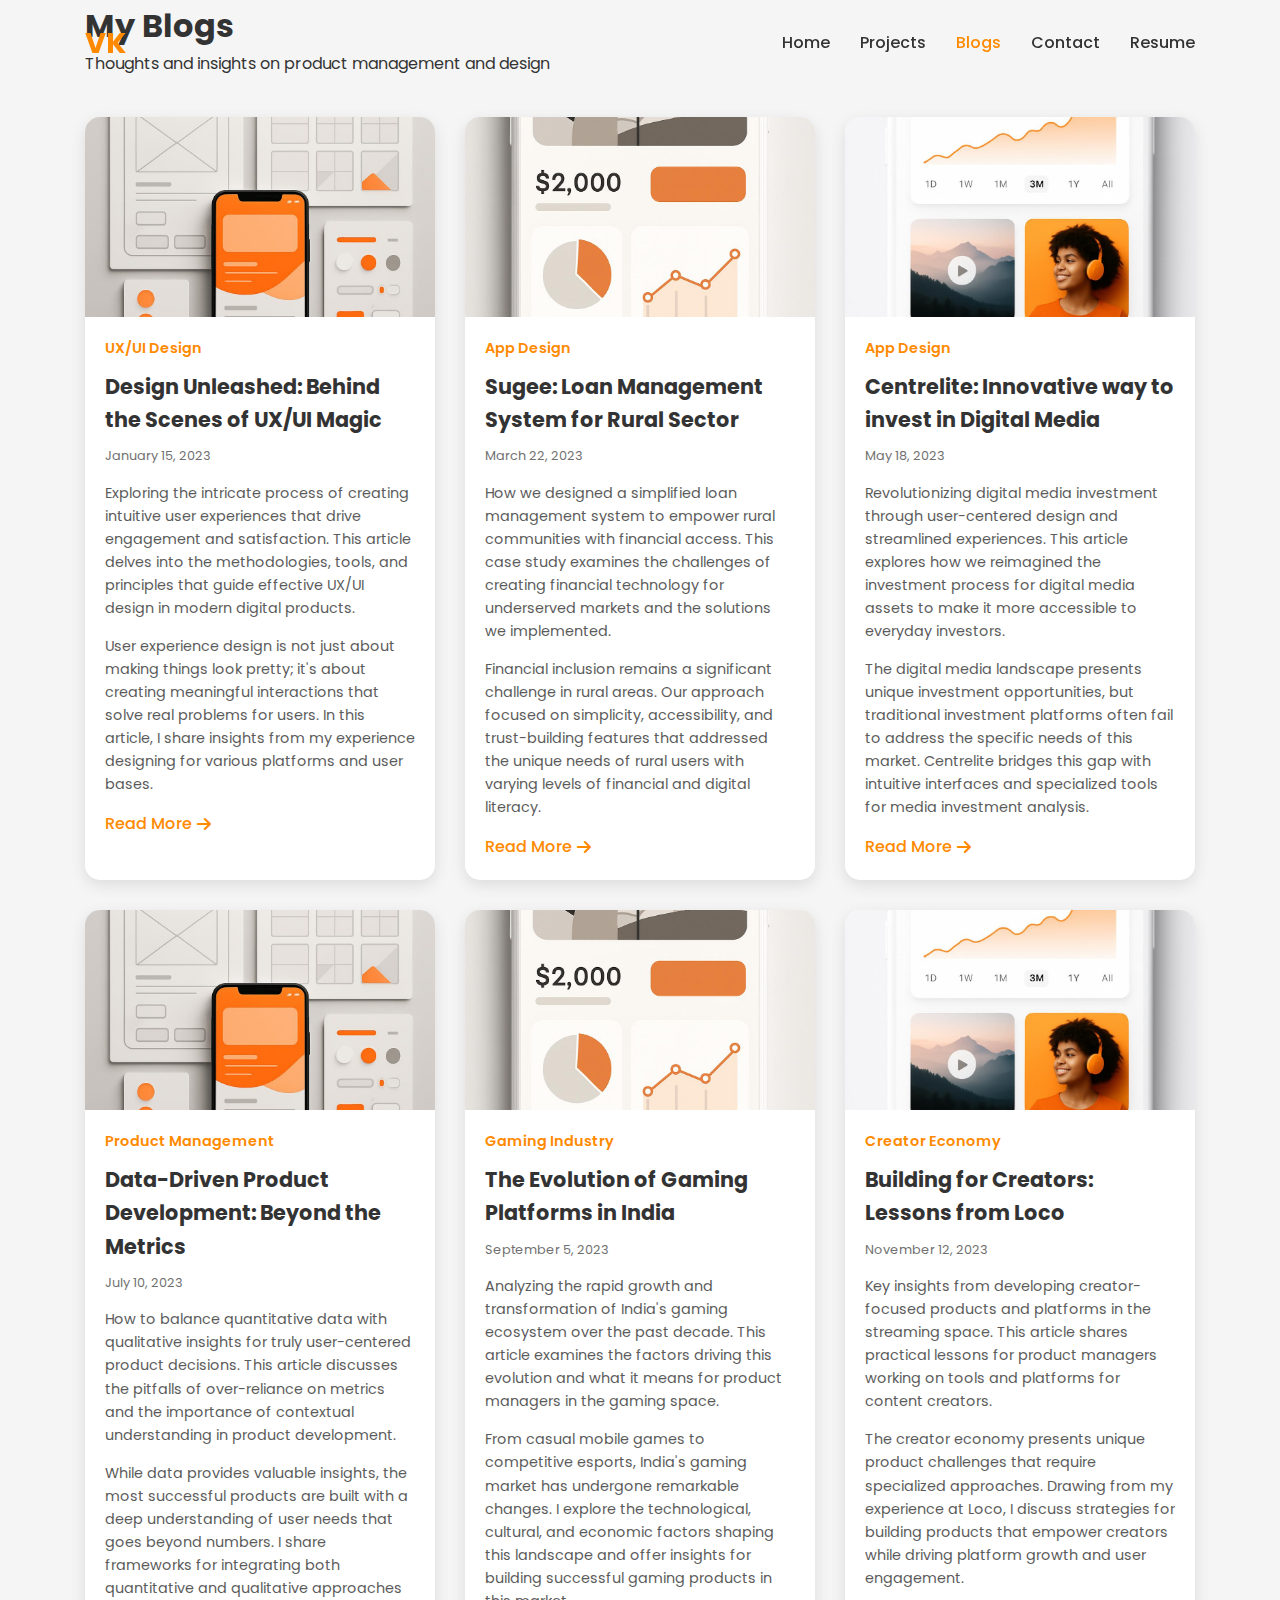
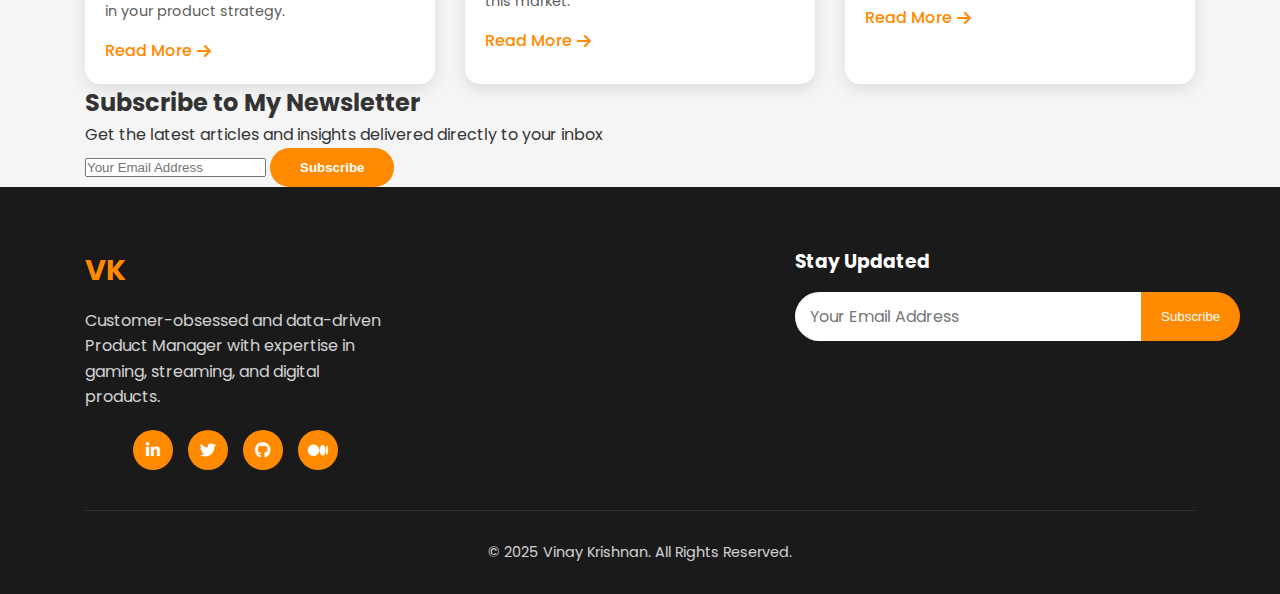
<file: blogs.html>
<!DOCTYPE html>
<html lang="en">
<head>
    <meta charset="UTF-8">
    <meta name="viewport" content="width=device-width, initial-scale=1.0">
    <title>Blogs - Vinay Krishnan</title>
    <link rel="preconnect" href="https://fonts.googleapis.com">
    <link rel="preconnect" href="https://fonts.gstatic.com" crossorigin>
    <link href="https://fonts.googleapis.com/css2?family=Poppins:wght@300;400;500;600;700&display=swap" rel="stylesheet">
    <link rel="stylesheet" href="https://cdnjs.cloudflare.com/ajax/libs/font-awesome/6.4.0/css/all.min.css">
    <link rel="stylesheet" href="assets/css/style.css">
    <link rel="stylesheet" href="assets/css/responsive.css">
    <!-- Google tag (gtag.js) -->
    <script async src="https://www.googletagmanager.com/gtag/js?id=G-YQW6YJVK67"></script>
    <script>
    window.dataLayer = window.dataLayer || [];
    function gtag(){dataLayer.push(arguments);}
    gtag('js', new Date());

    gtag('config', 'G-YQW6YJVK67');
    </script>
</head>
<body>
    <!-- Header -->
    <header>
        <div class="container">
            <nav class="navbar">
                <a href="index.html" class="logo">VK</a>
                <ul class="nav-menu">
                    <li class="nav-item"><a href="index.html" class="nav-link">Home</a></li>
                    <li class="nav-item"><a href="projects.html" class="nav-link">Projects</a></li>
                    <li class="nav-item"><a href="blogs.html" class="nav-link active">Blogs</a></li>
                    <li class="nav-item"><a href="contact.html" class="nav-link">Contact</a></li>
                    <li class="nav-item"><a href="Vinay_Krishnan_Resume.pdf" class="nav-link" target="_blank">Resume</a></li>
                </ul>
                <div class="hamburger">
                    <i class="fas fa-bars"></i>
                </div>
            </nav>
        </div>
    </header>

    <!-- Page Banner -->
    <section class="page-banner">
        <div class="container">
            <h1 class="page-title">My <span>Blogs</span></h1>
            <p class="page-subtitle">Thoughts and insights on product management and design</p>
        </div>
    </section>

    <!-- Blogs Section -->
    <section class="blogs-showcase">
        <div class="container">
            <div class="blog-grid">
                <div class="blog-card">
                    <div class="blog-image">
                        <img src="assets/images/blog-images/blog1.jpg" alt="UX Design Blog">
                    </div>
                    <div class="blog-content">
                        <div class="blog-category">UX/UI Design</div>
                        <h3 class="blog-title">Design Unleashed: Behind the Scenes of UX/UI Magic</h3>
                        <div class="blog-date">January 15, 2023</div>
                        <p class="blog-excerpt">Exploring the intricate process of creating intuitive user experiences that drive engagement and satisfaction. This article delves into the methodologies, tools, and principles that guide effective UX/UI design in modern digital products.</p>
                        <p class="blog-excerpt">User experience design is not just about making things look pretty; it's about creating meaningful interactions that solve real problems for users. In this article, I share insights from my experience designing for various platforms and user bases.</p>
                        <a href="#" class="blog-link">Read More <i class="fas fa-arrow-right"></i></a>
                    </div>
                </div>
                
                <div class="blog-card">
                    <div class="blog-image">
                        <img src="assets/images/blog-images/blog2.jpg" alt="App Design Blog">
                    </div>
                    <div class="blog-content">
                        <div class="blog-category">App Design</div>
                        <h3 class="blog-title">Sugee: Loan Management System for Rural Sector</h3>
                        <div class="blog-date">March 22, 2023</div>
                        <p class="blog-excerpt">How we designed a simplified loan management system to empower rural communities with financial access. This case study examines the challenges of creating financial technology for underserved markets and the solutions we implemented.</p>
                        <p class="blog-excerpt">Financial inclusion remains a significant challenge in rural areas. Our approach focused on simplicity, accessibility, and trust-building features that addressed the unique needs of rural users with varying levels of financial and digital literacy.</p>
                        <a href="#" class="blog-link">Read More <i class="fas fa-arrow-right"></i></a>
                    </div>
                </div>
                
                <div class="blog-card">
                    <div class="blog-image">
                        <img src="assets/images/blog-images/blog3.jpg" alt="App Design Blog">
                    </div>
                    <div class="blog-content">
                        <div class="blog-category">App Design</div>
                        <h3 class="blog-title">Centrelite: Innovative way to invest in Digital Media</h3>
                        <div class="blog-date">May 18, 2023</div>
                        <p class="blog-excerpt">Revolutionizing digital media investment through user-centered design and streamlined experiences. This article explores how we reimagined the investment process for digital media assets to make it more accessible to everyday investors.</p>
                        <p class="blog-excerpt">The digital media landscape presents unique investment opportunities, but traditional investment platforms often fail to address the specific needs of this market. Centrelite bridges this gap with intuitive interfaces and specialized tools for media investment analysis.</p>
                        <a href="#" class="blog-link">Read More <i class="fas fa-arrow-right"></i></a>
                    </div>
                </div>
                
                <div class="blog-card">
                    <div class="blog-image">
                        <img src="assets/images/blog-images/blog1.jpg" alt="Product Management Blog">
                    </div>
                    <div class="blog-content">
                        <div class="blog-category">Product Management</div>
                        <h3 class="blog-title">Data-Driven Product Development: Beyond the Metrics</h3>
                        <div class="blog-date">July 10, 2023</div>
                        <p class="blog-excerpt">How to balance quantitative data with qualitative insights for truly user-centered product decisions. This article discusses the pitfalls of over-reliance on metrics and the importance of contextual understanding in product development.</p>
                        <p class="blog-excerpt">While data provides valuable insights, the most successful products are built with a deep understanding of user needs that goes beyond numbers. I share frameworks for integrating both quantitative and qualitative approaches in your product strategy.</p>
                        <a href="#" class="blog-link">Read More <i class="fas fa-arrow-right"></i></a>
                    </div>
                </div>
                
                <div class="blog-card">
                    <div class="blog-image">
                        <img src="assets/images/blog-images/blog2.jpg" alt="Gaming Industry Blog">
                    </div>
                    <div class="blog-content">
                        <div class="blog-category">Gaming Industry</div>
                        <h3 class="blog-title">The Evolution of Gaming Platforms in India</h3>
                        <div class="blog-date">September 5, 2023</div>
                        <p class="blog-excerpt">Analyzing the rapid growth and transformation of India's gaming ecosystem over the past decade. This article examines the factors driving this evolution and what it means for product managers in the gaming space.</p>
                        <p class="blog-excerpt">From casual mobile games to competitive esports, India's gaming market has undergone remarkable changes. I explore the technological, cultural, and economic factors shaping this landscape and offer insights for building successful gaming products in this market.</p>
                        <a href="#" class="blog-link">Read More <i class="fas fa-arrow-right"></i></a>
                    </div>
                </div>
                
                <div class="blog-card">
                    <div class="blog-image">
                        <img src="assets/images/blog-images/blog3.jpg" alt="Creator Economy Blog">
                    </div>
                    <div class="blog-content">
                        <div class="blog-category">Creator Economy</div>
                        <h3 class="blog-title">Building for Creators: Lessons from Loco</h3>
                        <div class="blog-date">November 12, 2023</div>
                        <p class="blog-excerpt">Key insights from developing creator-focused products and platforms in the streaming space. This article shares practical lessons for product managers working on tools and platforms for content creators.</p>
                        <p class="blog-excerpt">The creator economy presents unique product challenges that require specialized approaches. Drawing from my experience at Loco, I discuss strategies for building products that empower creators while driving platform growth and user engagement.</p>
                        <a href="#" class="blog-link">Read More <i class="fas fa-arrow-right"></i></a>
                    </div>
                </div>
            </div>
        </div>
    </section>

    <!-- Newsletter Section -->
    <section class="newsletter">
        <div class="container">
            <div class="newsletter-content">
                <h2>Subscribe to My Newsletter</h2>
                <p>Get the latest articles and insights delivered directly to your inbox</p>
                <form class="newsletter-form">
                    <input type="email" placeholder="Your Email Address" required>
                    <button type="submit" class="btn">Subscribe</button>
                </form>
            </div>
        </div>
    </section>

    <!-- Footer -->
    <footer>
        <div class="container">
            <div class="footer-content">
                <div class="footer-info">
                    <div class="footer-logo">VK</div>
                    <p class="footer-text">Customer-obsessed and data-driven Product Manager with expertise in gaming, streaming, and digital products.</p>
                    <div class="social-links">
                        <a href="https://linkedin.com/in/vinay-krishnan28" class="social-link" target="_blank"><i class="fab fa-linkedin-in"></i></a>
                        <a href="https://twitter.com" class="social-link" target="_blank"><i class="fab fa-twitter"></i></a>
                        <a href="https://github.com" class="social-link" target="_blank"><i class="fab fa-github"></i></a>
                        <a href="https://medium.com" class="social-link" target="_blank"><i class="fab fa-medium-m"></i></a>
                    </div>
                </div>
                <div class="footer-subscribe">
                    <h3>Stay Updated</h3>
                    <form class="subscribe-form">
                        <input type="email" class="subscribe-input" placeholder="Your Email Address">
                        <button type="submit" class="subscribe-btn">Subscribe</button>
                    </form>
                </div>
            </div>
            <div class="footer-bottom">
                <p class="copyright">&copy; 2025 Vinay Krishnan. All Rights Reserved.</p>
            </div>
        </div>
    </footer>

    <script src="assets/js/main.js"></script>
</body>
</html>
</file>
<file: _next/static/css/4bd8a910149022f0.css>
@font-face{font-family:__Inter_f367f3;font-style:normal;font-weight:100 900;font-display:swap;src:url(/_next/static/media/ba9851c3c22cd980-s.woff2) format("woff2");unicode-range:u+0460-052f,u+1c80-1c8a,u+20b4,u+2de0-2dff,u+a640-a69f,u+fe2e-fe2f}@font-face{font-family:__Inter_f367f3;font-style:normal;font-weight:100 900;font-display:swap;src:url(/_next/static/media/21350d82a1f187e9-s.woff2) format("woff2");unicode-range:u+0301,u+0400-045f,u+0490-0491,u+04b0-04b1,u+2116}@font-face{font-family:__Inter_f367f3;font-style:normal;font-weight:100 900;font-display:swap;src:url(/_next/static/media/c5fe6dc8356a8c31-s.woff2) format("woff2");unicode-range:u+1f??}@font-face{font-family:__Inter_f367f3;font-style:normal;font-weight:100 900;font-display:swap;src:url(/_next/static/media/19cfc7226ec3afaa-s.woff2) format("woff2");unicode-range:u+0370-0377,u+037a-037f,u+0384-038a,u+038c,u+038e-03a1,u+03a3-03ff}@font-face{font-family:__Inter_f367f3;font-style:normal;font-weight:100 900;font-display:swap;src:url(/_next/static/media/df0a9ae256c0569c-s.woff2) format("woff2");unicode-range:u+0102-0103,u+0110-0111,u+0128-0129,u+0168-0169,u+01a0-01a1,u+01af-01b0,u+0300-0301,u+0303-0304,u+0308-0309,u+0323,u+0329,u+1ea0-1ef9,u+20ab}@font-face{font-family:__Inter_f367f3;font-style:normal;font-weight:100 900;font-display:swap;src:url(/_next/static/media/8e9860b6e62d6359-s.woff2) format("woff2");unicode-range:u+0100-02ba,u+02bd-02c5,u+02c7-02cc,u+02ce-02d7,u+02dd-02ff,u+0304,u+0308,u+0329,u+1d00-1dbf,u+1e00-1e9f,u+1ef2-1eff,u+2020,u+20a0-20ab,u+20ad-20c0,u+2113,u+2c60-2c7f,u+a720-a7ff}@font-face{font-family:__Inter_f367f3;font-style:normal;font-weight:100 900;font-display:swap;src:url(/_next/static/media/e4af272ccee01ff0-s.p.woff2) format("woff2");unicode-range:u+00??,u+0131,u+0152-0153,u+02bb-02bc,u+02c6,u+02da,u+02dc,u+0304,u+0308,u+0329,u+2000-206f,u+20ac,u+2122,u+2191,u+2193,u+2212,u+2215,u+feff,u+fffd}@font-face{font-family:__Inter_Fallback_f367f3;src:local("Arial");ascent-override:90.49%;descent-override:22.56%;line-gap-override:0.00%;size-adjust:107.06%}.__className_f367f3{font-family:__Inter_f367f3,__Inter_Fallback_f367f3;font-style:normal}.__variable_f367f3{--font-geist-sans:"__Inter_f367f3","__Inter_Fallback_f367f3"}*,:after,:before{--tw-border-spacing-x:0;--tw-border-spacing-y:0;--tw-translate-x:0;--tw-translate-y:0;--tw-rotate:0;--tw-skew-x:0;--tw-skew-y:0;--tw-scale-x:1;--tw-scale-y:1;--tw-pan-x: ;--tw-pan-y: ;--tw-pinch-zoom: ;--tw-scroll-snap-strictness:proximity;--tw-gradient-from-position: ;--tw-gradient-via-position: ;--tw-gradient-to-position: ;--tw-ordinal: ;--tw-slashed-zero: ;--tw-numeric-figure: ;--tw-numeric-spacing: ;--tw-numeric-fraction: ;--tw-ring-inset: ;--tw-ring-offset-width:0px;--tw-ring-offset-color:#fff;--tw-ring-color:rgba(59,130,246,.5);--tw-ring-offset-shadow:0 0 #0000;--tw-ring-shadow:0 0 #0000;--tw-shadow:0 0 #0000;--tw-shadow-colored:0 0 #0000;--tw-blur: ;--tw-brightness: ;--tw-contrast: ;--tw-grayscale: ;--tw-hue-rotate: ;--tw-invert: ;--tw-saturate: ;--tw-sepia: ;--tw-drop-shadow: ;--tw-backdrop-blur: ;--tw-backdrop-brightness: ;--tw-backdrop-contrast: ;--tw-backdrop-grayscale: ;--tw-backdrop-hue-rotate: ;--tw-backdrop-invert: ;--tw-backdrop-opacity: ;--tw-backdrop-saturate: ;--tw-backdrop-sepia: ;--tw-contain-size: ;--tw-contain-layout: ;--tw-contain-paint: ;--tw-contain-style: }::backdrop{--tw-border-spacing-x:0;--tw-border-spacing-y:0;--tw-translate-x:0;--tw-translate-y:0;--tw-rotate:0;--tw-skew-x:0;--tw-skew-y:0;--tw-scale-x:1;--tw-scale-y:1;--tw-pan-x: ;--tw-pan-y: ;--tw-pinch-zoom: ;--tw-scroll-snap-strictness:proximity;--tw-gradient-from-position: ;--tw-gradient-via-position: ;--tw-gradient-to-position: ;--tw-ordinal: ;--tw-slashed-zero: ;--tw-numeric-figure: ;--tw-numeric-spacing: ;--tw-numeric-fraction: ;--tw-ring-inset: ;--tw-ring-offset-width:0px;--tw-ring-offset-color:#fff;--tw-ring-color:rgba(59,130,246,.5);--tw-ring-offset-shadow:0 0 #0000;--tw-ring-shadow:0 0 #0000;--tw-shadow:0 0 #0000;--tw-shadow-colored:0 0 #0000;--tw-blur: ;--tw-brightness: ;--tw-contrast: ;--tw-grayscale: ;--tw-hue-rotate: ;--tw-invert: ;--tw-saturate: ;--tw-sepia: ;--tw-drop-shadow: ;--tw-backdrop-blur: ;--tw-backdrop-brightness: ;--tw-backdrop-contrast: ;--tw-backdrop-grayscale: ;--tw-backdrop-hue-rotate: ;--tw-backdrop-invert: ;--tw-backdrop-opacity: ;--tw-backdrop-saturate: ;--tw-backdrop-sepia: ;--tw-contain-size: ;--tw-contain-layout: ;--tw-contain-paint: ;--tw-contain-style: }/*
! tailwindcss v3.4.19 | MIT License | https://tailwindcss.com
*/*,:after,:before{box-sizing:border-box;border:0 solid #e5e7eb}:after,:before{--tw-content:""}:host,html{line-height:1.5;-webkit-text-size-adjust:100%;-moz-tab-size:4;-o-tab-size:4;tab-size:4;font-family:var(--font-geist-sans),Inter,system-ui,sans-serif;font-feature-settings:normal;font-variation-settings:normal;-webkit-tap-highlight-color:transparent}body{margin:0;line-height:inherit}hr{height:0;color:inherit;border-top-width:1px}abbr:where([title]){-webkit-text-decoration:underline dotted;text-decoration:underline dotted}h1,h2,h3,h4,h5,h6{font-size:inherit;font-weight:inherit}a{color:inherit;text-decoration:inherit}b,strong{font-weight:bolder}code,kbd,pre,samp{font-family:ui-monospace,SFMono-Regular,Menlo,Monaco,Consolas,Liberation Mono,Courier New,monospace;font-feature-settings:normal;font-variation-settings:normal;font-size:1em}small{font-size:80%}sub,sup{font-size:75%;line-height:0;position:relative;vertical-align:baseline}sub{bottom:-.25em}sup{top:-.5em}table{text-indent:0;border-color:inherit;border-collapse:collapse}button,input,optgroup,select,textarea{font-family:inherit;font-feature-settings:inherit;font-variation-settings:inherit;font-size:100%;font-weight:inherit;line-height:inherit;letter-spacing:inherit;color:inherit;margin:0;padding:0}button,select{text-transform:none}button,input:where([type=button]),input:where([type=reset]),input:where([type=submit]){-webkit-appearance:button;background-color:transparent;background-image:none}:-moz-focusring{outline:auto}:-moz-ui-invalid{box-shadow:none}progress{vertical-align:baseline}::-webkit-inner-spin-button,::-webkit-outer-spin-button{height:auto}[type=search]{-webkit-appearance:textfield;outline-offset:-2px}::-webkit-search-decoration{-webkit-appearance:none}::-webkit-file-upload-button{-webkit-appearance:button;font:inherit}summary{display:list-item}blockquote,dd,dl,figure,h1,h2,h3,h4,h5,h6,hr,p,pre{margin:0}fieldset{margin:0}fieldset,legend{padding:0}menu,ol,ul{list-style:none;margin:0;padding:0}dialog{padding:0}textarea{resize:vertical}input::-moz-placeholder,textarea::-moz-placeholder{opacity:1;color:#9ca3af}input::placeholder,textarea::placeholder{opacity:1;color:#9ca3af}[role=button],button{cursor:pointer}:disabled{cursor:default}audio,canvas,embed,iframe,img,object,svg,video{display:block;vertical-align:middle}img,video{max-width:100%;height:auto}[hidden]:where(:not([hidden=until-found])){display:none}.pointer-events-none{pointer-events:none}.fixed{position:fixed}.absolute{position:absolute}.relative{position:relative}.inset-0{inset:0}.-bottom-3{bottom:-.75rem}.-right-4{right:-1rem}.-top-4{top:-1rem}.bottom-0{bottom:0}.bottom-1\/4{bottom:25%}.bottom-4{bottom:1rem}.left-0{left:0}.left-1\/2{left:50%}.left-1\/3{left:33.333333%}.left-1\/4{left:25%}.left-2\.5{left:.625rem}.left-4{left:1rem}.left-6{left:1.5rem}.left-8{left:2rem}.right-0{right:0}.right-1\/4{right:25%}.right-6{right:1.5rem}.top-0{top:0}.top-1\/3{top:33.333333%}.top-1\/4{top:25%}.top-4{top:1rem}.top-5{top:1.25rem}.top-6{top:1.5rem}.z-10{z-index:10}.z-50{z-index:50}.mx-auto{margin-left:auto;margin-right:auto}.my-8{margin-top:2rem;margin-bottom:2rem}.mb-0\.5{margin-bottom:.125rem}.mb-1\.5{margin-bottom:.375rem}.mb-10{margin-bottom:2.5rem}.mb-12{margin-bottom:3rem}.mb-14{margin-bottom:3.5rem}.mb-16{margin-bottom:4rem}.mb-2{margin-bottom:.5rem}.mb-3{margin-bottom:.75rem}.mb-4{margin-bottom:1rem}.mb-5{margin-bottom:1.25rem}.mb-6{margin-bottom:1.5rem}.mb-8{margin-bottom:2rem}.mr-2{margin-right:.5rem}.mt-0\.5{margin-top:.125rem}.mt-1{margin-top:.25rem}.mt-10{margin-top:2.5rem}.mt-12{margin-top:3rem}.mt-16{margin-top:4rem}.mt-2{margin-top:.5rem}.mt-24{margin-top:6rem}.mt-3{margin-top:.75rem}.mt-4{margin-top:1rem}.mt-8{margin-top:2rem}.block{display:block}.flex{display:flex}.inline-flex{display:inline-flex}.table{display:table}.grid{display:grid}.hidden{display:none}.aspect-\[9\/16\]{aspect-ratio:9/16}.h-1\.5{height:.375rem}.h-10{height:2.5rem}.h-12{height:3rem}.h-16{height:4rem}.h-2{height:.5rem}.h-2\.5{height:.625rem}.h-20{height:5rem}.h-3{height:.75rem}.h-32{height:8rem}.h-4{height:1rem}.h-40{height:10rem}.h-44{height:11rem}.h-48{height:12rem}.h-5{height:1.25rem}.h-52{height:13rem}.h-56{height:14rem}.h-6{height:1.5rem}.h-64{height:16rem}.h-72{height:18rem}.h-8{height:2rem}.h-9{height:2.25rem}.h-96{height:24rem}.h-\[150px\]{height:150px}.h-\[200px\]{height:200px}.h-\[300px\]{height:300px}.h-\[500px\]{height:500px}.h-full{height:100%}.h-px{height:1px}.min-h-screen{min-height:100vh}.w-1\.5{width:.375rem}.w-10{width:2.5rem}.w-12{width:3rem}.w-14{width:3.5rem}.w-2{width:.5rem}.w-2\.5{width:.625rem}.w-3{width:.75rem}.w-4{width:1rem}.w-48{width:12rem}.w-5{width:1.25rem}.w-6{width:1.5rem}.w-64{width:16rem}.w-72{width:18rem}.w-8{width:2rem}.w-9{width:2.25rem}.w-96{width:24rem}.w-\[300px\]{width:300px}.w-\[400px\]{width:400px}.w-\[500px\]{width:500px}.w-\[600px\]{width:600px}.w-fit{width:-moz-fit-content;width:fit-content}.w-full{width:100%}.w-px{width:1px}.min-w-0{min-width:0}.min-w-\[130px\]{min-width:130px}.max-w-2xl{max-width:42rem}.max-w-3xl{max-width:48rem}.max-w-4xl{max-width:56rem}.max-w-5xl{max-width:64rem}.max-w-6xl{max-width:72rem}.max-w-lg{max-width:32rem}.max-w-md{max-width:28rem}.max-w-xl{max-width:36rem}.flex-1{flex:1 1 0%}.flex-shrink-0{flex-shrink:0}.grow{flex-grow:1}.-translate-x-1\/2{--tw-translate-x:-50%}.-translate-x-1\/2,.rotate-0{transform:translate(var(--tw-translate-x),var(--tw-translate-y)) rotate(var(--tw-rotate)) skewX(var(--tw-skew-x)) skewY(var(--tw-skew-y)) scaleX(var(--tw-scale-x)) scaleY(var(--tw-scale-y))}.rotate-0{--tw-rotate:0deg}@keyframes pulse{50%{opacity:.5}}.animate-pulse{animation:pulse 2s cubic-bezier(.4,0,.6,1) infinite}.select-none{-webkit-user-select:none;-moz-user-select:none;user-select:none}.resize-none{resize:none}.grid-cols-1{grid-template-columns:repeat(1,minmax(0,1fr))}.grid-cols-2{grid-template-columns:repeat(2,minmax(0,1fr))}.flex-col{flex-direction:column}.flex-wrap{flex-wrap:wrap}.items-start{align-items:flex-start}.items-center{align-items:center}.justify-center{justify-content:center}.justify-between{justify-content:space-between}.gap-1{gap:.25rem}.gap-1\.5{gap:.375rem}.gap-16{gap:4rem}.gap-2{gap:.5rem}.gap-3{gap:.75rem}.gap-4{gap:1rem}.gap-5{gap:1.25rem}.gap-6{gap:1.5rem}.gap-8{gap:2rem}.space-y-1>:not([hidden])~:not([hidden]){--tw-space-y-reverse:0;margin-top:calc(.25rem * calc(1 - var(--tw-space-y-reverse)));margin-bottom:calc(.25rem * var(--tw-space-y-reverse))}.space-y-1\.5>:not([hidden])~:not([hidden]){--tw-space-y-reverse:0;margin-top:calc(.375rem * calc(1 - var(--tw-space-y-reverse)));margin-bottom:calc(.375rem * var(--tw-space-y-reverse))}.space-y-10>:not([hidden])~:not([hidden]){--tw-space-y-reverse:0;margin-top:calc(2.5rem * calc(1 - var(--tw-space-y-reverse)));margin-bottom:calc(2.5rem * var(--tw-space-y-reverse))}.space-y-16>:not([hidden])~:not([hidden]){--tw-space-y-reverse:0;margin-top:calc(4rem * calc(1 - var(--tw-space-y-reverse)));margin-bottom:calc(4rem * var(--tw-space-y-reverse))}.space-y-2>:not([hidden])~:not([hidden]){--tw-space-y-reverse:0;margin-top:calc(.5rem * calc(1 - var(--tw-space-y-reverse)));margin-bottom:calc(.5rem * var(--tw-space-y-reverse))}.space-y-3>:not([hidden])~:not([hidden]){--tw-space-y-reverse:0;margin-top:calc(.75rem * calc(1 - var(--tw-space-y-reverse)));margin-bottom:calc(.75rem * var(--tw-space-y-reverse))}.space-y-4>:not([hidden])~:not([hidden]){--tw-space-y-reverse:0;margin-top:calc(1rem * calc(1 - var(--tw-space-y-reverse)));margin-bottom:calc(1rem * var(--tw-space-y-reverse))}.space-y-5>:not([hidden])~:not([hidden]){--tw-space-y-reverse:0;margin-top:calc(1.25rem * calc(1 - var(--tw-space-y-reverse)));margin-bottom:calc(1.25rem * var(--tw-space-y-reverse))}.space-y-6>:not([hidden])~:not([hidden]){--tw-space-y-reverse:0;margin-top:calc(1.5rem * calc(1 - var(--tw-space-y-reverse)));margin-bottom:calc(1.5rem * var(--tw-space-y-reverse))}.space-y-8>:not([hidden])~:not([hidden]){--tw-space-y-reverse:0;margin-top:calc(2rem * calc(1 - var(--tw-space-y-reverse)));margin-bottom:calc(2rem * var(--tw-space-y-reverse))}.overflow-hidden{overflow:hidden}.rounded-2xl{border-radius:1rem}.rounded-3xl{border-radius:1.5rem}.rounded-full{border-radius:9999px}.rounded-lg{border-radius:.5rem}.rounded-xl{border-radius:.75rem}.border{border-width:1px}.border-2{border-width:2px}.border-y{border-top-width:1px}.border-b,.border-y{border-bottom-width:1px}.border-t{border-top-width:1px}.border-accent-blue{--tw-border-opacity:1;border-color:rgb(59 125 237/var(--tw-border-opacity,1))}.border-accent-blue\/20{border-color:rgba(59,125,237,.2)}.border-accent-blue\/40{border-color:rgba(59,125,237,.4)}.border-accent-gold\/20{border-color:rgba(245,197,66,.2)}.border-accent-gold\/40{border-color:rgba(245,197,66,.4)}.border-bg-primary{--tw-border-opacity:1;border-color:rgb(10 14 26/var(--tw-border-opacity,1))}.border-green-400\/40{border-color:rgba(74,222,128,.4)}.border-green-500\/15{border-color:rgba(34,197,94,.15)}.border-green-500\/20{border-color:rgba(34,197,94,.2)}.border-purple-400\/40{border-color:rgba(192,132,252,.4)}.border-transparent{border-color:transparent}.border-white\/10{border-color:hsla(0,0%,100%,.1)}.border-white\/\[0\.06\]{border-color:hsla(0,0%,100%,.06)}.bg-accent-blue{--tw-bg-opacity:1;background-color:rgb(59 125 237/var(--tw-bg-opacity,1))}.bg-accent-blue\/10{background-color:rgba(59,125,237,.1)}.bg-accent-blue\/15{background-color:rgba(59,125,237,.15)}.bg-accent-blue\/20{background-color:rgba(59,125,237,.2)}.bg-accent-blue\/5{background-color:rgba(59,125,237,.05)}.bg-accent-blue\/60{background-color:rgba(59,125,237,.6)}.bg-accent-gold\/15{background-color:rgba(245,197,66,.15)}.bg-accent-gold\/5{background-color:rgba(245,197,66,.05)}.bg-bg-primary{--tw-bg-opacity:1;background-color:rgb(10 14 26/var(--tw-bg-opacity,1))}.bg-bg-primary\/95{background-color:rgba(10,14,26,.95)}.bg-bg-secondary\/20{background-color:rgba(17,24,39,.2)}.bg-bg-secondary\/30{background-color:rgba(17,24,39,.3)}.bg-bg-secondary\/50{background-color:rgba(17,24,39,.5)}.bg-green-400{--tw-bg-opacity:1;background-color:rgb(74 222 128/var(--tw-bg-opacity,1))}.bg-green-400\/5{background-color:rgba(74,222,128,.05)}.bg-green-500\/10{background-color:rgba(34,197,94,.1)}.bg-green-500\/15{background-color:rgba(34,197,94,.15)}.bg-green-500\/5{background-color:rgba(34,197,94,.05)}.bg-purple-400\/5{background-color:rgba(192,132,252,.05)}.bg-transparent{background-color:transparent}.bg-white\/5{background-color:hsla(0,0%,100%,.05)}.bg-white\/\[0\.02\]{background-color:hsla(0,0%,100%,.02)}.bg-white\/\[0\.03\]{background-color:hsla(0,0%,100%,.03)}.bg-white\/\[0\.04\]{background-color:hsla(0,0%,100%,.04)}.bg-white\/\[0\.05\]{background-color:hsla(0,0%,100%,.05)}.bg-white\/\[0\.06\]{background-color:hsla(0,0%,100%,.06)}.bg-gradient-to-b{background-image:linear-gradient(to bottom,var(--tw-gradient-stops))}.bg-gradient-to-br{background-image:linear-gradient(to bottom right,var(--tw-gradient-stops))}.bg-gradient-to-l{background-image:linear-gradient(to left,var(--tw-gradient-stops))}.bg-gradient-to-r{background-image:linear-gradient(to right,var(--tw-gradient-stops))}.bg-gradient-to-t{background-image:linear-gradient(to top,var(--tw-gradient-stops))}.from-accent-blue\/10{--tw-gradient-from:rgba(59,125,237,.1) var(--tw-gradient-from-position);--tw-gradient-to:rgba(59,125,237,0) var(--tw-gradient-to-position);--tw-gradient-stops:var(--tw-gradient-from),var(--tw-gradient-to)}.from-accent-blue\/20{--tw-gradient-from:rgba(59,125,237,.2) var(--tw-gradient-from-position);--tw-gradient-to:rgba(59,125,237,0) var(--tw-gradient-to-position);--tw-gradient-stops:var(--tw-gradient-from),var(--tw-gradient-to)}.from-accent-blue\/30{--tw-gradient-from:rgba(59,125,237,.3) var(--tw-gradient-from-position);--tw-gradient-to:rgba(59,125,237,0) var(--tw-gradient-to-position);--tw-gradient-stops:var(--tw-gradient-from),var(--tw-gradient-to)}.from-accent-blue\/40{--tw-gradient-from:rgba(59,125,237,.4) var(--tw-gradient-from-position);--tw-gradient-to:rgba(59,125,237,0) var(--tw-gradient-to-position);--tw-gradient-stops:var(--tw-gradient-from),var(--tw-gradient-to)}.from-accent-blue\/50{--tw-gradient-from:rgba(59,125,237,.5) var(--tw-gradient-from-position);--tw-gradient-to:rgba(59,125,237,0) var(--tw-gradient-to-position);--tw-gradient-stops:var(--tw-gradient-from),var(--tw-gradient-to)}.from-bg-primary\/90{--tw-gradient-from:rgba(10,14,26,.9) var(--tw-gradient-from-position);--tw-gradient-to:rgba(10,14,26,0) var(--tw-gradient-to-position);--tw-gradient-stops:var(--tw-gradient-from),var(--tw-gradient-to)}.from-bg-secondary\/80{--tw-gradient-from:rgba(17,24,39,.8) var(--tw-gradient-from-position);--tw-gradient-to:rgba(17,24,39,0) var(--tw-gradient-to-position);--tw-gradient-stops:var(--tw-gradient-from),var(--tw-gradient-to)}.from-bg-secondary\/90{--tw-gradient-from:rgba(17,24,39,.9) var(--tw-gradient-from-position);--tw-gradient-to:rgba(17,24,39,0) var(--tw-gradient-to-position);--tw-gradient-stops:var(--tw-gradient-from),var(--tw-gradient-to)}.from-transparent{--tw-gradient-from:transparent var(--tw-gradient-from-position);--tw-gradient-to:transparent var(--tw-gradient-to-position);--tw-gradient-stops:var(--tw-gradient-from),var(--tw-gradient-to)}.via-accent-blue\/20{--tw-gradient-to:rgba(59,125,237,0) var(--tw-gradient-to-position);--tw-gradient-stops:var(--tw-gradient-from),rgba(59,125,237,.2) var(--tw-gradient-via-position),var(--tw-gradient-to)}.via-accent-blue\/30{--tw-gradient-to:rgba(59,125,237,0) var(--tw-gradient-to-position);--tw-gradient-stops:var(--tw-gradient-from),rgba(59,125,237,.3) var(--tw-gradient-via-position),var(--tw-gradient-to)}.via-bg-primary\/30{--tw-gradient-to:rgba(10,14,26,0) var(--tw-gradient-to-position);--tw-gradient-stops:var(--tw-gradient-from),rgba(10,14,26,.3) var(--tw-gradient-via-position),var(--tw-gradient-to)}.via-bg-secondary{--tw-gradient-to:rgba(17,24,39,0) var(--tw-gradient-to-position);--tw-gradient-stops:var(--tw-gradient-from),#111827 var(--tw-gradient-via-position),var(--tw-gradient-to)}.via-transparent{--tw-gradient-to:transparent var(--tw-gradient-to-position);--tw-gradient-stops:var(--tw-gradient-from),transparent var(--tw-gradient-via-position),var(--tw-gradient-to)}.to-accent-blue\/50{--tw-gradient-to:rgba(59,125,237,.5) var(--tw-gradient-to-position)}.to-bg-secondary{--tw-gradient-to:#111827 var(--tw-gradient-to-position)}.to-transparent{--tw-gradient-to:transparent var(--tw-gradient-to-position)}.object-contain{-o-object-fit:contain;object-fit:contain}.object-cover{-o-object-fit:cover;object-fit:cover}.p-12{padding:3rem}.p-2{padding:.5rem}.p-4{padding:1rem}.p-5{padding:1.25rem}.p-6{padding:1.5rem}.p-7{padding:1.75rem}.p-8{padding:2rem}.px-2\.5{padding-left:.625rem;padding-right:.625rem}.px-3{padding-left:.75rem;padding-right:.75rem}.px-4{padding-left:1rem;padding-right:1rem}.px-5{padding-left:1.25rem;padding-right:1.25rem}.px-6{padding-left:1.5rem;padding-right:1.5rem}.px-8{padding-left:2rem;padding-right:2rem}.py-1{padding-top:.25rem;padding-bottom:.25rem}.py-1\.5{padding-top:.375rem;padding-bottom:.375rem}.py-10{padding-top:2.5rem;padding-bottom:2.5rem}.py-16{padding-top:4rem;padding-bottom:4rem}.py-2{padding-top:.5rem;padding-bottom:.5rem}.py-20{padding-top:5rem;padding-bottom:5rem}.py-24{padding-top:6rem;padding-bottom:6rem}.py-28{padding-top:7rem;padding-bottom:7rem}.py-3{padding-top:.75rem;padding-bottom:.75rem}.py-4{padding-top:1rem;padding-bottom:1rem}.pb-16{padding-bottom:4rem}.pb-2{padding-bottom:.5rem}.pb-24{padding-bottom:6rem}.pb-8{padding-bottom:2rem}.pl-12{padding-left:3rem}.pr-8{padding-right:2rem}.pt-10{padding-top:2.5rem}.pt-16{padding-top:4rem}.pt-2{padding-top:.5rem}.pt-24{padding-top:6rem}.pt-4{padding-top:1rem}.text-center{text-align:center}.text-right{text-align:right}.text-2xl{font-size:1.5rem;line-height:2rem}.text-3xl{font-size:1.875rem;line-height:2.25rem}.text-4xl{font-size:2.25rem;line-height:2.5rem}.text-5xl{font-size:3rem;line-height:1}.text-\[10px\]{font-size:10px}.text-\[11px\]{font-size:11px}.text-base{font-size:1rem;line-height:1.5rem}.text-lg{font-size:1.125rem;line-height:1.75rem}.text-sm{font-size:.875rem;line-height:1.25rem}.text-xl{font-size:1.25rem;line-height:1.75rem}.text-xs{font-size:.75rem;line-height:1rem}.font-black{font-weight:900}.font-bold{font-weight:700}.font-medium{font-weight:500}.font-semibold{font-weight:600}.uppercase{text-transform:uppercase}.italic{font-style:italic}.leading-\[1\.05\]{line-height:1.05}.leading-none{line-height:1}.leading-relaxed{line-height:1.625}.leading-snug{line-height:1.375}.leading-tight{line-height:1.25}.tracking-tight{letter-spacing:-.025em}.tracking-wide{letter-spacing:.025em}.tracking-widest{letter-spacing:.2em}.text-accent-blue{--tw-text-opacity:1;color:rgb(59 125 237/var(--tw-text-opacity,1))}.text-accent-gold{--tw-text-opacity:1;color:rgb(245 197 66/var(--tw-text-opacity,1))}.text-green-400{--tw-text-opacity:1;color:rgb(74 222 128/var(--tw-text-opacity,1))}.text-purple-400{--tw-text-opacity:1;color:rgb(192 132 252/var(--tw-text-opacity,1))}.text-text-primary{--tw-text-opacity:1;color:rgb(240 240 240/var(--tw-text-opacity,1))}.text-text-secondary{--tw-text-opacity:1;color:rgb(136 153 170/var(--tw-text-opacity,1))}.text-text-secondary\/40{color:rgba(136,153,170,.4)}.text-text-secondary\/60{color:rgba(136,153,170,.6)}.text-text-secondary\/70{color:rgba(136,153,170,.7)}.text-white{--tw-text-opacity:1;color:rgb(255 255 255/var(--tw-text-opacity,1))}.text-white\/\[0\.04\]{color:hsla(0,0%,100%,.04)}.opacity-30{opacity:.3}.opacity-70{opacity:.7}.opacity-90{opacity:.9}.shadow-2xl{--tw-shadow:0 25px 50px -12px rgba(0,0,0,.25);--tw-shadow-colored:0 25px 50px -12px var(--tw-shadow-color)}.shadow-2xl,.shadow-lg{box-shadow:var(--tw-ring-offset-shadow,0 0 #0000),var(--tw-ring-shadow,0 0 #0000),var(--tw-shadow)}.shadow-lg{--tw-shadow:0 10px 15px -3px rgba(0,0,0,.1),0 4px 6px -4px rgba(0,0,0,.1);--tw-shadow-colored:0 10px 15px -3px var(--tw-shadow-color),0 4px 6px -4px var(--tw-shadow-color)}.shadow-accent-blue\/25{--tw-shadow-color:rgba(59,125,237,.25);--tw-shadow:var(--tw-shadow-colored)}.shadow-accent-blue\/40{--tw-shadow-color:rgba(59,125,237,.4);--tw-shadow:var(--tw-shadow-colored)}.outline{outline-style:solid}.ring{--tw-ring-offset-shadow:var(--tw-ring-inset) 0 0 0 var(--tw-ring-offset-width) var(--tw-ring-offset-color);--tw-ring-shadow:var(--tw-ring-inset) 0 0 0 calc(3px + var(--tw-ring-offset-width)) var(--tw-ring-color);box-shadow:var(--tw-ring-offset-shadow),var(--tw-ring-shadow),var(--tw-shadow,0 0 #0000)}.blur-3xl{--tw-blur:blur(64px)}.blur-3xl,.blur-\[100px\]{filter:var(--tw-blur) var(--tw-brightness) var(--tw-contrast) var(--tw-grayscale) var(--tw-hue-rotate) var(--tw-invert) var(--tw-saturate) var(--tw-sepia) var(--tw-drop-shadow)}.blur-\[100px\]{--tw-blur:blur(100px)}.blur-\[60px\]{--tw-blur:blur(60px)}.blur-\[60px\],.blur-\[80px\]{filter:var(--tw-blur) var(--tw-brightness) var(--tw-contrast) var(--tw-grayscale) var(--tw-hue-rotate) var(--tw-invert) var(--tw-saturate) var(--tw-sepia) var(--tw-drop-shadow)}.blur-\[80px\]{--tw-blur:blur(80px)}.blur-xl{--tw-blur:blur(24px)}.blur-xl,.filter{filter:var(--tw-blur) var(--tw-brightness) var(--tw-contrast) var(--tw-grayscale) var(--tw-hue-rotate) var(--tw-invert) var(--tw-saturate) var(--tw-sepia) var(--tw-drop-shadow)}.backdrop-blur-md{--tw-backdrop-blur:blur(12px);backdrop-filter:var(--tw-backdrop-blur) var(--tw-backdrop-brightness) var(--tw-backdrop-contrast) var(--tw-backdrop-grayscale) var(--tw-backdrop-hue-rotate) var(--tw-backdrop-invert) var(--tw-backdrop-opacity) var(--tw-backdrop-saturate) var(--tw-backdrop-sepia)}.transition{transition-property:color,background-color,border-color,text-decoration-color,fill,stroke,opacity,box-shadow,transform,filter,backdrop-filter;transition-timing-function:cubic-bezier(.4,0,.2,1);transition-duration:.15s}.transition-all{transition-property:all;transition-timing-function:cubic-bezier(.4,0,.2,1);transition-duration:.15s}.transition-colors{transition-property:color,background-color,border-color,text-decoration-color,fill,stroke;transition-timing-function:cubic-bezier(.4,0,.2,1);transition-duration:.15s}.transition-opacity{transition-property:opacity;transition-timing-function:cubic-bezier(.4,0,.2,1);transition-duration:.15s}.transition-transform{transition-property:transform;transition-timing-function:cubic-bezier(.4,0,.2,1);transition-duration:.15s}.duration-200{transition-duration:.2s}.duration-300{transition-duration:.3s}.duration-500{transition-duration:.5s}.ease-in-out{transition-timing-function:cubic-bezier(.4,0,.2,1)}:root{--bg-primary:#0a0e1a;--bg-secondary:#111827;--bg-card:hsla(0,0%,100%,.05);--bg-card-hover:hsla(0,0%,100%,.08);--accent-blue:#3b7ded;--accent-gold:#f5c542;--text-primary:#f0f0f0;--text-secondary:#89a;--border-subtle:hsla(0,0%,100%,.06);--radius-card:14px}html{scroll-behavior:smooth}body{background-color:var(--bg-primary);color:var(--text-primary);font-family:var(--font-geist-sans),Inter,system-ui,sans-serif;-webkit-font-smoothing:antialiased;-moz-osx-font-smoothing:grayscale}::-webkit-scrollbar{width:6px}::-webkit-scrollbar-track{background:var(--bg-primary)}::-webkit-scrollbar-thumb{background:#2a3a5a;border-radius:3px}::-webkit-scrollbar-thumb:hover{background:var(--accent-blue)}.card-glow:hover{box-shadow:0 0 0 1px rgba(59,125,237,.3),0 8px 32px rgba(59,125,237,.1)}.gradient-text{background:linear-gradient(135deg,#3b7ded,#7bb3ff);-webkit-background-clip:text;-webkit-text-fill-color:transparent;background-clip:text}.section-header{font-weight:700;text-transform:uppercase;letter-spacing:.15em;font-size:.75rem;color:var(--accent-blue)}.prose-dark p{color:var(--text-secondary);line-height:1.75}.placeholder\:text-text-secondary\/60::-moz-placeholder{color:rgba(136,153,170,.6)}.placeholder\:text-text-secondary\/60::placeholder{color:rgba(136,153,170,.6)}.hover\:-translate-y-1:hover{--tw-translate-y:-0.25rem;transform:translate(var(--tw-translate-x),var(--tw-translate-y)) rotate(var(--tw-rotate)) skewX(var(--tw-skew-x)) skewY(var(--tw-skew-y)) scaleX(var(--tw-scale-x)) scaleY(var(--tw-scale-y))}.hover\:gap-3:hover{gap:.75rem}.hover\:border-accent-blue\/20:hover{border-color:rgba(59,125,237,.2)}.hover\:border-accent-blue\/25:hover{border-color:rgba(59,125,237,.25)}.hover\:border-accent-blue\/30:hover{border-color:rgba(59,125,237,.3)}.hover\:bg-accent-blue:hover{--tw-bg-opacity:1;background-color:rgb(59 125 237/var(--tw-bg-opacity,1))}.hover\:bg-blue-500:hover{--tw-bg-opacity:1;background-color:rgb(59 130 246/var(--tw-bg-opacity,1))}.hover\:bg-white\/5:hover{background-color:hsla(0,0%,100%,.05)}.hover\:bg-white\/\[0\.04\]:hover{background-color:hsla(0,0%,100%,.04)}.hover\:bg-white\/\[0\.05\]:hover{background-color:hsla(0,0%,100%,.05)}.hover\:text-accent-blue:hover{--tw-text-opacity:1;color:rgb(59 125 237/var(--tw-text-opacity,1))}.hover\:text-text-primary:hover{--tw-text-opacity:1;color:rgb(240 240 240/var(--tw-text-opacity,1))}.hover\:text-white:hover{--tw-text-opacity:1;color:rgb(255 255 255/var(--tw-text-opacity,1))}.hover\:underline:hover{text-decoration-line:underline}.hover\:shadow-accent-blue\/25:hover{--tw-shadow-color:rgba(59,125,237,.25);--tw-shadow:var(--tw-shadow-colored)}.focus\:border-accent-blue\/40:focus{border-color:rgba(59,125,237,.4)}.focus\:bg-white\/\[0\.07\]:focus{background-color:hsla(0,0%,100%,.07)}.focus\:outline-none:focus{outline:2px solid transparent;outline-offset:2px}.focus\:ring-2:focus{--tw-ring-offset-shadow:var(--tw-ring-inset) 0 0 0 var(--tw-ring-offset-width) var(--tw-ring-offset-color);--tw-ring-shadow:var(--tw-ring-inset) 0 0 0 calc(2px + var(--tw-ring-offset-width)) var(--tw-ring-color);box-shadow:var(--tw-ring-offset-shadow),var(--tw-ring-shadow),var(--tw-shadow,0 0 #0000)}.focus\:ring-accent-blue:focus{--tw-ring-opacity:1;--tw-ring-color:rgb(59 125 237/var(--tw-ring-opacity,1))}.focus\:ring-offset-2:focus{--tw-ring-offset-width:2px}.focus\:ring-offset-bg-primary:focus{--tw-ring-offset-color:#0a0e1a}.group:hover .group-hover\:translate-x-1{--tw-translate-x:0.25rem}.group:hover .group-hover\:scale-105,.group:hover .group-hover\:translate-x-1{transform:translate(var(--tw-translate-x),var(--tw-translate-y)) rotate(var(--tw-rotate)) skewX(var(--tw-skew-x)) skewY(var(--tw-skew-y)) scaleX(var(--tw-scale-x)) scaleY(var(--tw-scale-y))}.group:hover .group-hover\:scale-105{--tw-scale-x:1.05;--tw-scale-y:1.05}.group:hover .group-hover\:bg-accent-blue\/20{background-color:rgba(59,125,237,.2)}.group:hover .group-hover\:text-accent-blue{--tw-text-opacity:1;color:rgb(59 125 237/var(--tw-text-opacity,1))}.group:hover .group-hover\:opacity-100{opacity:1}@media (min-width:640px){.sm\:w-auto{width:auto}.sm\:flex-none{flex:none}.sm\:rotate-0{--tw-rotate:0deg;transform:translate(var(--tw-translate-x),var(--tw-translate-y)) rotate(var(--tw-rotate)) skewX(var(--tw-skew-x)) skewY(var(--tw-skew-y)) scaleX(var(--tw-scale-x)) scaleY(var(--tw-scale-y))}.sm\:grid-cols-2{grid-template-columns:repeat(2,minmax(0,1fr))}.sm\:flex-row{flex-direction:row}.sm\:items-center{align-items:center}.sm\:gap-0{gap:0}.sm\:gap-2{gap:.5rem}.sm\:px-6{padding-left:1.5rem;padding-right:1.5rem}}@media (min-width:768px){.md\:left-6{left:1.5rem}.md\:left-\[50\%\]{left:50%}.md\:left-\[calc\(50\%-6px\)\]{left:calc(50% - 6px)}.md\:block{display:block}.md\:flex{display:flex}.md\:inline-flex{display:inline-flex}.md\:hidden{display:none}.md\:h-12{height:3rem}.md\:h-56{height:14rem}.md\:h-80{height:20rem}.md\:w-12{width:3rem}.md\:w-56{width:14rem}.md\:w-80{width:20rem}.md\:w-\[calc\(50\%-24px\)\]{width:calc(50% - 24px)}.md\:grid-cols-2{grid-template-columns:repeat(2,minmax(0,1fr))}.md\:grid-cols-3{grid-template-columns:repeat(3,minmax(0,1fr))}.md\:flex-row{flex-direction:row}.md\:flex-row-reverse{flex-direction:row-reverse}.md\:gap-12{gap:3rem}.md\:p-12{padding:3rem}.md\:p-6{padding:1.5rem}.md\:pl-0{padding-left:0}.md\:pl-4{padding-left:1rem}.md\:pr-4{padding-right:1rem}.md\:text-4xl{font-size:2.25rem;line-height:2.5rem}.md\:text-5xl{font-size:3rem;line-height:1}.md\:text-6xl{font-size:3.75rem;line-height:1}}@media (min-width:1024px){.lg\:col-span-2{grid-column:span 2/span 2}.lg\:row-span-1{grid-row:span 1/span 1}.lg\:grid-cols-2{grid-template-columns:repeat(2,minmax(0,1fr))}.lg\:grid-cols-3{grid-template-columns:repeat(3,minmax(0,1fr))}.lg\:grid-cols-4{grid-template-columns:repeat(4,minmax(0,1fr))}.lg\:flex-row{flex-direction:row}.lg\:text-7xl{font-size:4.5rem;line-height:1}}
</file>
<file: savethefarm/css/styles.css>
/* styles.css — Save the Farm global styles */

*, *::before, *::after {
  box-sizing: border-box;
  margin: 0;
  padding: 0;
}

html, body {
  width: 100%;
  height: 100%;
  overflow: hidden;
  background: #87CEEB;
  font-family: 'Fredoka One', 'Nunito', 'Poppins', cursive, sans-serif;
  touch-action: none;
  user-select: none;
  -webkit-user-select: none;
}

#gameCanvas {
  display: block;
  position: fixed;
  top: 0;
  left: 0;
  cursor: pointer;
  image-rendering: auto;
}

/* Pause button */
#pauseBtn {
  position: fixed;
  top: 14px;
  right: 14px;
  width: 44px;
  height: 44px;
  border-radius: 50%;
  background: #FF4968;
  color: white;
  font-size: 18px;
  line-height: 44px;
  text-align: center;
  border: 3px solid rgba(255,255,255,0.5);
  cursor: pointer;
  z-index: 100;
  box-shadow: 0 4px 12px rgba(0,0,0,0.25);
  transition: transform 0.1s ease, background 0.15s;
  display: none;
}

#pauseBtn:hover {
  background: #E03050;
  transform: scale(1.1);
}

#pauseBtn:active {
  transform: scale(0.95);
}

/* Prevent long-press context menu on mobile */
canvas {
  -webkit-tap-highlight-color: transparent;
  -webkit-touch-callout: none;
}
</file>
<file: assets/css/style.css>
/* Global Styles */
:root {
  --primary-color: #FF8A00;
  --secondary-color: #1A1A1A;
  --background-color: #F5F5F5;
  --text-color: #333333;
  --light-text: #FFFFFF;
  --card-bg: #1A1A1A;
  --section-padding: 80px 0;
  --border-radius: 20px;
  --transition: all 0.3s ease;
}

* {
  margin: 0;
  padding: 0;
  box-sizing: border-box;
}

body {
  font-family: 'Poppins', sans-serif;
  background-color: var(--background-color);
  color: var(--text-color);
  line-height: 1.6;
  overflow-x: hidden;
}

a {
  text-decoration: none;
  color: inherit;
}

ul {
  list-style: none;
}

.container {
  width: 90%;
  max-width: 1200px;
  margin: 0 auto;
  padding: 0 15px;
}

.section {
  padding: var(--section-padding);
}

.section-title {
  font-size: 2.5rem;
  margin-bottom: 40px;
  font-weight: 700;
}

.section-title span {
  color: var(--primary-color);
}

.btn {
  display: inline-block;
  background-color: var(--primary-color);
  color: var(--light-text);
  padding: 12px 30px;
  border-radius: 30px;
  font-weight: 600;
  transition: var(--transition);
  border: none;
  cursor: pointer;
}

.btn:hover {
  background-color: #e67e00;
  transform: translateY(-3px);
}

.btn-outline {
  background-color: transparent;
  border: 2px solid var(--primary-color);
  color: var(--primary-color);
}

.btn-outline:hover {
  background-color: var(--primary-color);
  color: var(--light-text);
}

/* Header Styles */
header {
  padding: 20px 0;
  position: fixed;
  width: 100%;
  top: 0;
  left: 0;
  z-index: 1000;
  transition: var(--transition);
}

header.scrolled {
  background-color: var(--secondary-color);
  box-shadow: 0 5px 15px rgba(0, 0, 0, 0.1);
}

.navbar {
  display: flex;
  justify-content: space-between;
  align-items: center;
}

.logo {
  font-size: 1.8rem;
  font-weight: 700;
  color: var(--primary-color);
}

.nav-menu {
  display: flex;
  align-items: center;
}

.nav-item {
  margin-left: 30px;
}

.nav-link {
  font-weight: 500;
  transition: var(--transition);
}

.nav-link:hover, .nav-link.active {
  color: var(--primary-color);
}

.hamburger {
  display: none;
  cursor: pointer;
}

/* Hero Section */
.hero {
  padding-top: 150px;
  padding-bottom: 100px;
  position: relative;
  overflow: hidden;
}

.hero-content {
  display: flex;
  align-items: center;
  justify-content: space-between;
}

.hero-text {
  flex: 1;
}

.hero-image {
  flex: 1;
  position: relative;
}

.hero-image .circle {
  width: 400px;
  height: 400px;
  background-color: var(--primary-color);
  border-radius: 50%;
  opacity: 0.8;
}

.hero-title {
  font-size: 3.5rem;
  margin-bottom: 20px;
  line-height: 1.2;
}

.hero-title span {
  color: var(--primary-color);
}

.hero-subtitle {
  font-size: 1.2rem;
  margin-bottom: 30px;
  opacity: 0.8;
}

.hero-buttons {
  display: flex;
  gap: 20px;
}

.experience-badge {
  position: absolute;
  top: 20px;
  right: 20px;
  background-color: var(--light-text);
  padding: 15px;
  border-radius: 10px;
  box-shadow: 0 5px 15px rgba(0, 0, 0, 0.1);
}

.experience-badge .years {
  font-size: 1.8rem;
  font-weight: 700;
  color: var(--primary-color);
}

.experience-badge .text {
  font-size: 0.9rem;
}

.rating {
  display: flex;
  margin-bottom: 20px;
}

.star {
  color: var(--primary-color);
  margin-right: 5px;
}

/* Projects Section */
.projects {
  background-color: var(--card-bg);
  color: var(--light-text);
  border-radius: var(--border-radius) var(--border-radius) 0 0;
  padding-top: 60px;
  padding-bottom: 80px; 
}

.project-grid {
  display: grid;
  grid-template-columns: repeat(auto-fill, minmax(300px, 1fr));
  gap: 30px;
  margin-top: 40px;
}

.project-card {
  background-color: rgba(255, 255, 255, 0.05);
  border-radius: 15px;
  overflow: hidden;
  transition: var(--transition);
}

.project-card:hover {
  transform: translateY(-10px);
}

.project-image {
  height: 200px;
  overflow: hidden;
}

.project-image img {
  width: 100%;
  height: 100%;
  object-fit: cover;
  transition: var(--transition);
}

.project-card:hover .project-image img {
  transform: scale(1.1);
}

.project-content {
  padding: 20px;
}

.project-title {
  font-size: 1.3rem;
  margin-bottom: 10px;
}

.project-description {
  font-size: 0.9rem;
  opacity: 0.8;
  margin-bottom: 15px;
}

.project-link {
  display: flex;
  align-items: center;
  color: var(--primary-color);
  font-weight: 500;
}

.project-link i {
  margin-left: 5px;
  transition: var(--transition);
}

.project-link:hover i {
  transform: translateX(5px);
}

/* Experience Section */
.experience {
  padding: 80px 0;
}

.timeline {
  position: relative;
  max-width: 800px;
  margin: 0 auto;
}

.timeline::after {
  content: '';
  position: absolute;
  width: 2px;
  background-color: #e0e0e0;
  top: 0;
  bottom: 0;
  left: 50%;
  margin-left: -1px;
}

.timeline-item {
  padding: 10px 40px;
  position: relative;
  width: 50%;
  box-sizing: border-box;
}

.timeline-item::after {
  content: '';
  position: absolute;
  width: 20px;
  height: 20px;
  background-color: var(--primary-color);
  border-radius: 50%;
  top: 15px;
  z-index: 1;
}

.timeline-item:nth-child(odd) {
  left: 0;
}

.timeline-item:nth-child(even) {
  left: 50%;
}

.timeline-item:nth-child(odd)::after {
  right: -10px;
}

.timeline-item:nth-child(even)::after {
  left: -10px;
}

.timeline-content {
  padding: 20px;
  background-color: white;
  border-radius: 10px;
  box-shadow: 0 5px 15px rgba(0, 0, 0, 0.1);
}

.timeline-date {
  color: var(--primary-color);
  font-weight: 600;
}

.timeline-title {
  margin: 10px 0;
}

.timeline-company {
  font-weight: 600;
}

.timeline-location {
  font-size: 0.9rem;
  opacity: 0.8;
}

/* Hire Me Section */
.hire-me {
  display: flex;
  align-items: center;
  background-color: #f0f0f0;
  border-radius: 15px;
  overflow: hidden;
  margin: 80px 0;
}

.hire-me-image {
  flex: 1;
  height: 400px;
}

.hire-me-image img {
  width: 100%;
  height: 100%;
  object-fit: cover;
}

.hire-me-content {
  flex: 1;
  padding: 40px;
}

.hire-me-title {
  font-size: 2.5rem;
  margin-bottom: 20px;
}

.hire-me-title span {
  color: var(--primary-color);
}

.hire-me-text {
  margin-bottom: 30px;
  opacity: 0.8;
}

.stats {
  display: flex;
  gap: 40px;
  margin-bottom: 30px;
}

.stat-item .number {
  font-size: 2rem;
  font-weight: 700;
  color: var(--primary-color);
}

.stat-item .label {
  font-size: 0.9rem;
}

/* Testimonials Section */
.testimonials {
  background-color: var(--card-bg);
  color: var(--light-text);
  padding: 80px 0;
}

.testimonial-slider {
  margin-top: 40px;
  position: relative;
}

.testimonial-card {
  background-color: rgba(255, 255, 255, 0.05);
  border-radius: 15px;
  padding: 30px;
  margin: 0 15px;
}

.testimonial-header {
  display: flex;
  align-items: center;
  margin-bottom: 20px;
}

.testimonial-image {
  width: 60px;
  height: 60px;
  border-radius: 50%;
  overflow: hidden;
  margin-right: 15px;
}

.testimonial-image img {
  width: 100%;
  height: 100%;
  object-fit: cover;
}

.testimonial-info h4 {
  margin-bottom: 5px;
}

.testimonial-info p {
  font-size: 0.9rem;
  opacity: 0.8;
}

.testimonial-rating {
  display: flex;
  margin-bottom: 15px;
}

.testimonial-text {
  font-style: italic;
  opacity: 0.9;
}

/* Contact Section */
.contact {
  padding: 80px 0;
}

.contact-title {
  text-align: center;
  margin-bottom: 20px;
}

.contact-title span {
  color: var(--primary-color);
}

.contact-subtitle {
  text-align: center;
  margin-bottom: 40px;
  opacity: 0.8;
}

.contact-form {
  max-width: 600px;
  margin: 0 auto;
  background-color: white;
  padding: 30px;
  border-radius: 15px;
  box-shadow: 0 5px 15px rgba(0, 0, 0, 0.1);
}

.form-group {
  margin-bottom: 20px;
}

.form-control {
  width: 100%;
  padding: 12px 15px;
  border: 1px solid #e0e0e0;
  border-radius: 30px;
  font-family: inherit;
  font-size: 1rem;
}

.form-control:focus {
  outline: none;
  border-color: var(--primary-color);
}

.contact-info {
  margin-top: 60px;
  text-align: center;
}

.contact-info-title {
  margin-bottom: 20px;
}

.social-links {
  display: flex;
  justify-content: center;
  gap: 15px;
  margin-top: 20px;
}

.social-link {
  width: 40px;
  height: 40px;
  background-color: var(--primary-color);
  color: var(--light-text);
  border-radius: 50%;
  display: flex;
  align-items: center;
  justify-content: center;
  transition: var(--transition);
}

.social-link:hover {
  transform: translateY(-5px);
}

/* Blog Section */
.blogs {
  padding: 80px 0;
}

.blog-grid {
  display: grid;
  grid-template-columns: repeat(auto-fill, minmax(300px, 1fr));
  gap: 30px;
  margin-top: 40px;
}

.blog-card {
  background-color: white;
  border-radius: 15px;
  overflow: hidden;
  box-shadow: 0 5px 15px rgba(0, 0, 0, 0.1);
  transition: var(--transition);
}

.blog-card:hover {
  transform: translateY(-10px);
}

.blog-image {
  height: 200px;
  overflow: hidden;
}

.blog-image img {
  width: 100%;
  height: 100%;
  object-fit: cover;
  transition: var(--transition);
}

.blog-card:hover .blog-image img {
  transform: scale(1.1);
}

.blog-content {
  padding: 20px;
}

.blog-category {
  color: var(--primary-color);
  font-size: 0.9rem;
  font-weight: 600;
  margin-bottom: 10px;
}

.blog-title {
  font-size: 1.3rem;
  margin-bottom: 10px;
}

.blog-date {
  font-size: 0.8rem;
  opacity: 0.7;
  margin-bottom: 15px;
}

.blog-excerpt {
  font-size: 0.9rem;
  opacity: 0.8;
  margin-bottom: 15px;
}

.blog-link {
  display: flex;
  align-items: center;
  color: var(--primary-color);
  font-weight: 500;
}

.blog-link i {
  margin-left: 5px;
  transition: var(--transition);
}

.blog-link:hover i {
  transform: translateX(5px);
}

.view-all {
  text-align: center;
  margin-top: 40px;
}

/* Footer */
footer {
  background-color: var(--secondary-color);
  color: var(--light-text);
  padding: 60px 0 30px;
}

.footer-content {
  display: flex;
  justify-content: space-between;
  flex-wrap: wrap;
  gap: 30px;
  margin-bottom: 40px;
}

.footer-logo {
  font-size: 1.8rem;
  font-weight: 700;
  color: var(--primary-color);
  margin-bottom: 15px;
}

.footer-text {
  max-width: 300px;
  opacity: 0.8;
  margin-bottom: 20px;
}

.footer-subscribe {
  max-width: 400px;
}

.footer-subscribe h3 {
  margin-bottom: 15px;
}

.subscribe-form {
  display: flex;
}

.subscribe-input {
  flex: 1;
  padding: 12px 15px;
  border: none;
  border-radius: 30px 0 0 30px;
  font-family: inherit;
  font-size: 1rem;
}

.subscribe-btn {
  background-color: var(--primary-color);
  color: var(--light-text);
  border: none;
  padding: 0 20px;
  border-radius: 0 30px 30px 0;
  cursor: pointer;
}

.footer-bottom {
  text-align: center;
  padding-top: 30px;
  border-top: 1px solid rgba(255, 255, 255, 0.1);
}

.copyright {
  opacity: 0.8;
  font-size: 0.9rem;
}
</file>
<file: assets/css/responsive.css>
/* Responsive Styles */

/* Large Screens (1200px and above) */
@media (min-width: 1200px) {
  .container {
    max-width: 1140px;
  }
}

/* Medium Screens (992px to 1199px) */
@media (max-width: 1199px) {
  .hero-title {
    font-size: 3rem;
  }
  
  .hero-image .circle {
    width: 350px;
    height: 350px;
  }
  
  .section-title {
    font-size: 2.2rem;
  }
}

/* Small Screens (768px to 991px) */
@media (max-width: 991px) {
  .hero-content {
    flex-direction: column;
    text-align: center;
  }
  
  .hero-text {
    margin-bottom: 40px;
  }
  
  .hero-buttons {
    justify-content: center;
  }
  
  .rating {
    justify-content: center;
  }
  
  .hero-image .circle {
    width: 300px;
    height: 300px;
    margin: 0 auto;
  }
  
  .experience-badge {
    top: 0;
    right: 50%;
    transform: translateX(150px);
  }
  
  .hire-me {
    flex-direction: column;
  }
  
  .hire-me-image {
    width: 100%;
    height: 300px;
  }
  
  .hire-me-content {
    width: 100%;
    padding: 30px;
  }
  
  .footer-content {
    flex-direction: column;
    align-items: center;
    text-align: center;
  }
  
  .timeline::after {
    left: 31px;
  }
  
  .timeline-item {
    width: 100%;
    padding-left: 70px;
    padding-right: 25px;
  }
  
  .timeline-item:nth-child(even) {
    left: 0;
  }
  
  .timeline-item:nth-child(odd)::after,
  .timeline-item:nth-child(even)::after {
    left: 21px;
  }
}

/* Extra Small Screens (576px to 767px) */
@media (max-width: 767px) {
  .hero-title {
    font-size: 2.5rem;
  }
  
  .section-title {
    font-size: 2rem;
  }
  
  .project-grid,
  .blog-grid {
    grid-template-columns: 1fr;
  }
  
  .stats {
    flex-direction: column;
    gap: 20px;
  }
  
  .testimonial-slider {
    flex-direction: column;
  }
  
  .testimonial-card {
    margin-bottom: 20px;
  }
  
  .subscribe-form {
    flex-direction: column;
  }
  
  .subscribe-input {
    border-radius: 30px;
    margin-bottom: 10px;
  }
  
  .subscribe-btn {
    border-radius: 30px;
    width: 100%;
    padding: 10px;
  }
}

/* Mobile Screens (Up to 575px) */
@media (max-width: 575px) {
  .hero-title {
    font-size: 2rem;
  }
  
  .hero-subtitle {
    font-size: 1rem;
  }
  
  .hero-buttons {
    flex-direction: column;
    gap: 10px;
  }
  
  .hero-image .circle {
    width: 250px;
    height: 250px;
  }
  
  .experience-badge {
    transform: translateX(125px);
  }
  
  .section-title {
    font-size: 1.8rem;
  }
  
  .timeline-content {
    padding: 15px;
  }
  
  .hire-me-title {
    font-size: 2rem;
  }
}

/* Navigation Menu for Mobile */
@media (max-width: 768px) {
  .nav-menu {
    position: fixed;
    left: -100%;
    top: 70px;
    flex-direction: column;
    background-color: var(--secondary-color);
    width: 100%;
    text-align: center;
    transition: 0.3s;
    box-shadow: 0 10px 27px rgba(0, 0, 0, 0.05);
    padding: 20px 0;
  }
  
  .nav-menu.active {
    left: 0;
  }
  
  .nav-item {
    margin: 15px 0;
  }
  
  .nav-link {
    color: var(--light-text);
  }
  
  .hamburger {
    display: block;
    color: var(--primary-color);
    font-size: 1.5rem;
  }
}
</file>
